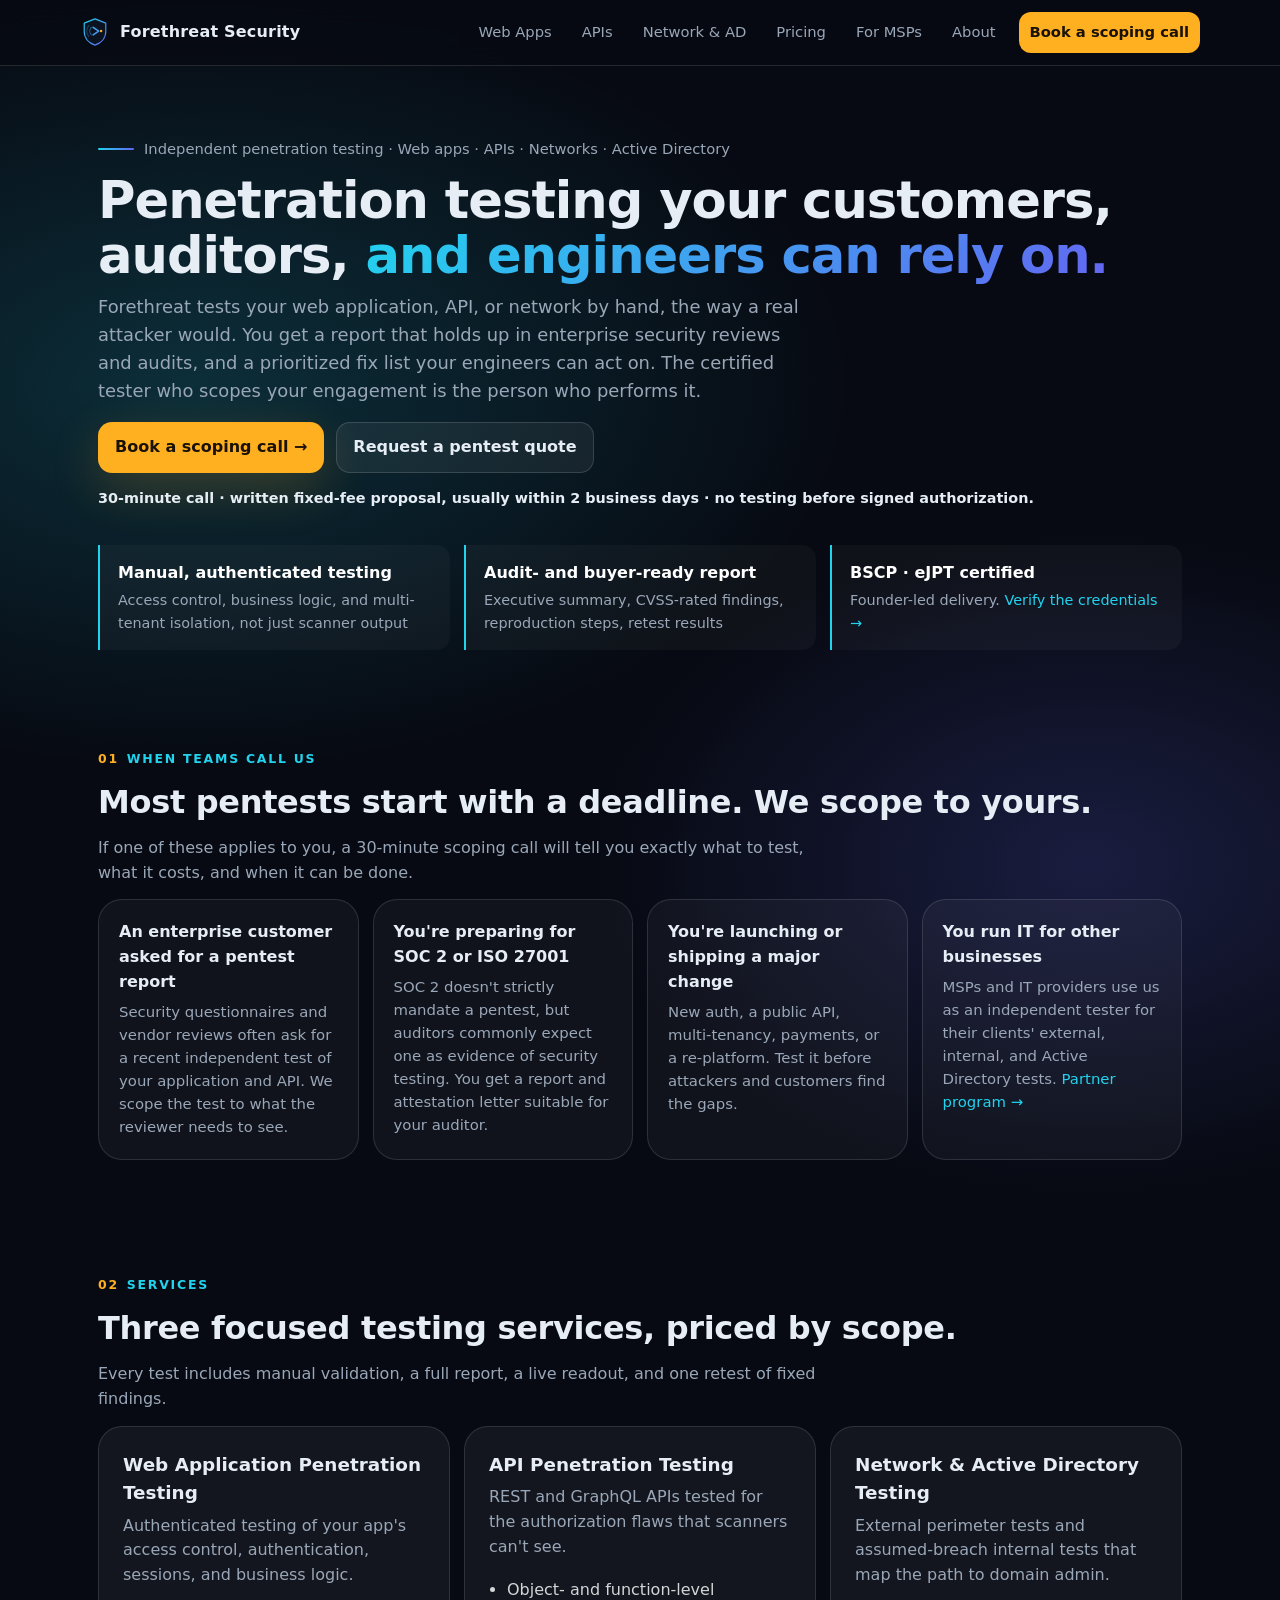
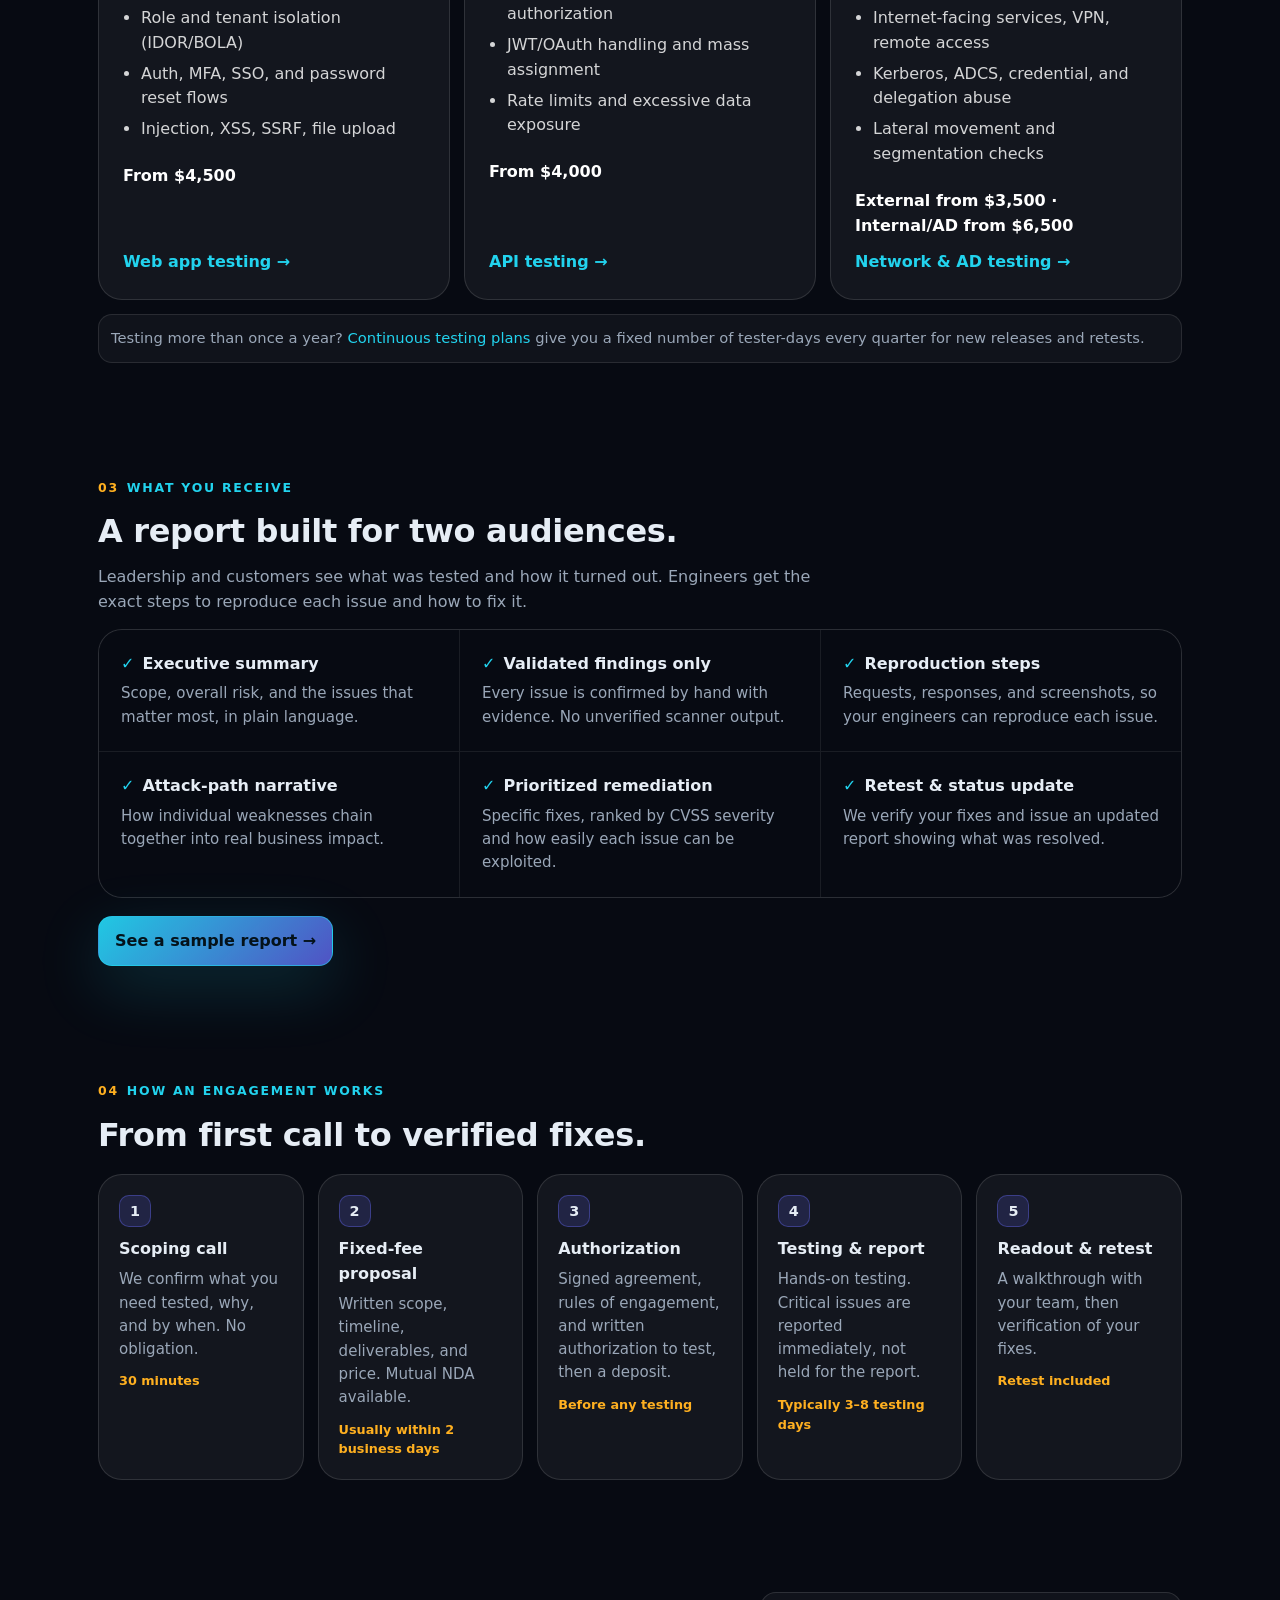
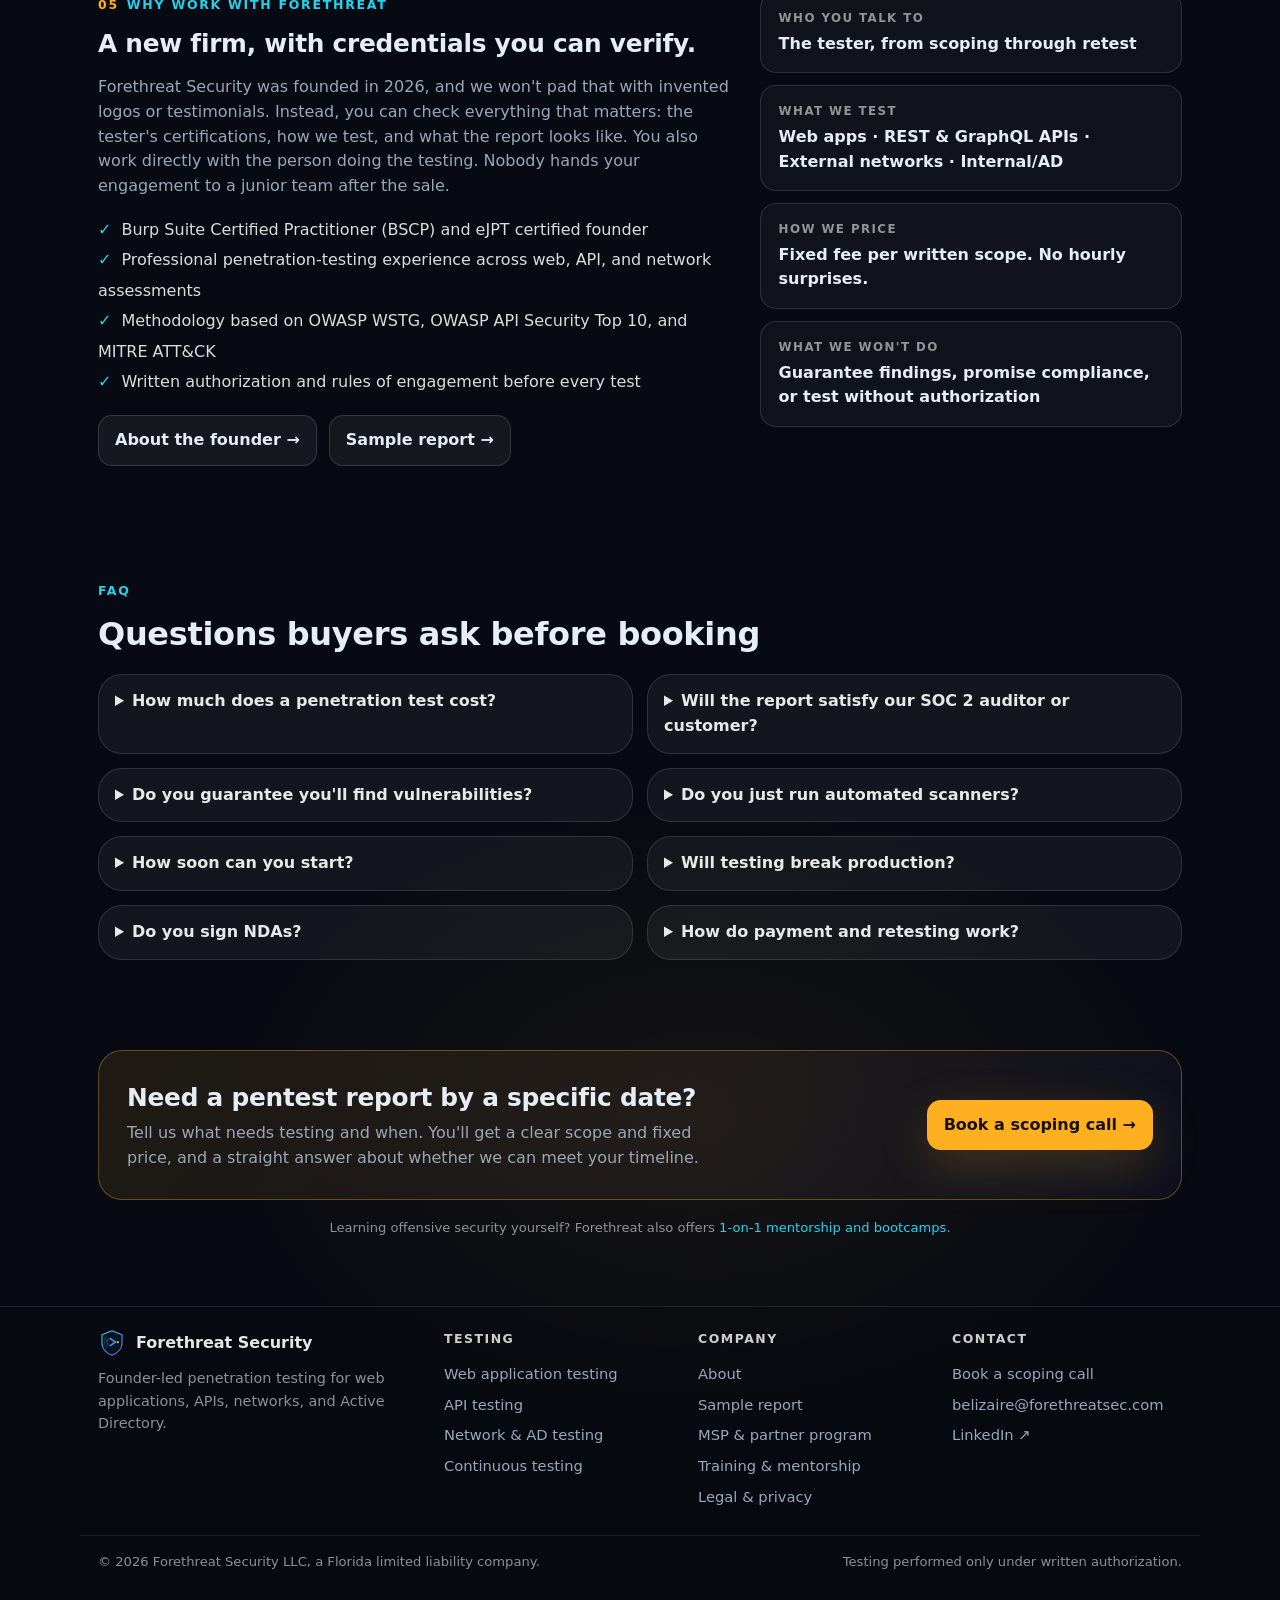
<file: index.html>
<!DOCTYPE html>
<html lang="en">
<head>
  <meta charset="UTF-8" />
  <meta name="viewport" content="width=device-width, initial-scale=1.0" />
  <meta http-equiv="Content-Security-Policy" content="default-src 'self'; script-src 'self' https://plausible.io https://static.cloudflareinsights.com https://challenges.cloudflare.com; frame-src https://challenges.cloudflare.com; connect-src 'self' https://challenges.cloudflare.com https://formspree.io https://api.web3forms.com https://plausible.io https://cloudflareinsights.com; img-src 'self' data:; style-src 'self' 'unsafe-inline'; font-src 'self'; base-uri 'self'; object-src 'none'; form-action 'self' https://formspree.io https://api.web3forms.com; upgrade-insecure-requests" />
  <meta name="referrer" content="strict-origin-when-cross-origin" />
  <title>Penetration Testing for SaaS & Growing Businesses | Forethreat Security</title>
  <meta name="description" content="Independent, hands-on penetration testing for web applications, APIs, external networks, and Active Directory. Founder-led by a BSCP-certified tester. Fixed-fee proposals after a 30-minute scoping call." />
  <meta name="robots" content="index,follow" />
  <link rel="canonical" href="https://forethreatsec.com/" />
  <meta property="og:type" content="website" />
  <meta property="og:site_name" content="Forethreat Security" />
  <meta property="og:title" content="Penetration Testing for SaaS & Growing Businesses | Forethreat Security" />
  <meta property="og:description" content="Independent, hands-on penetration testing for web applications, APIs, external networks, and Active Directory. Founder-led by a BSCP-certified tester. Fixed-fee proposals after a 30-minute scoping call." />
  <meta property="og:url" content="https://forethreatsec.com/" />
  <meta name="twitter:card" content="summary_large_image" />
  <meta property="og:image" content="https://forethreatsec.com/assets/og-image.jpg" />
  <meta property="og:image:width" content="1200" />
  <meta property="og:image:height" content="630" />
  <meta property="og:image:alt" content="Forethreat Security: penetration testing for web apps, APIs, networks, and Active Directory" />
  <meta name="twitter:image" content="https://forethreatsec.com/assets/og-image.jpg" />
  <meta name="theme-color" content="#070A12" />
  <link rel="icon" href="/assets/logo.svg" type="image/svg+xml" />
  <link rel="icon" href="/assets/favicon-32.png" type="image/png" sizes="32x32" />
  <link rel="apple-touch-icon" href="/assets/apple-touch-icon.png" />
  <link rel="stylesheet" href="/style.css" />
  <script src="/assets/site.js" defer></script>
  <script type="application/ld+json">{"@context": "https://schema.org", "@type": "ProfessionalService", "@id": "https://forethreatsec.com/#org", "name": "Forethreat Security LLC", "url": "https://forethreatsec.com/", "logo": "https://forethreatsec.com/assets/logo.svg", "email": "belizaire@forethreatsec.com", "areaServed": "US", "description": "Founder-led penetration testing for web applications, APIs, external networks, and Active Directory.", "founder": {"@type": "Person", "name": "Belizaire Bassette II", "jobTitle": "Founder & Lead Penetration Tester", "sameAs": ["https://www.linkedin.com/in/belizaireb", "https://bebasset.github.io/"]}, "sameAs": ["https://www.linkedin.com/in/belizaireb"]}</script>
</head>
<body>
<a class="skip" href="#main">Skip to content</a>
<div class="nav">
  <div class="wrap nav-inner">
    <a class="brand" href="/"><img src="/assets/logo.svg" alt="" width="30" height="30" /><span>Forethreat Security</span></a>
    <button class="nav-toggle" type="button" aria-expanded="false" aria-controls="nav-links">Menu</button>
    <nav class="nav-links" id="nav-links" aria-label="Main">
      <a href="/web-application-penetration-testing.html">Web Apps</a>
      <a href="/api-penetration-testing.html">APIs</a>
      <a href="/network-penetration-testing.html">Network &amp; AD</a>
      <a href="/pricing.html">Pricing</a>
      <a href="/partners.html">For MSPs</a>
      <a href="/about.html">About</a>
      <a class="nav-cta" href="/contact.html" data-track="CTA: Nav Scoping Call">Book a scoping call</a>
    </nav>
  </div>
</div>
<header class="hero simple">
  <div class="wrap">
    <div class="eyebrow"><div class="line"></div><div>Independent penetration testing · Web apps · APIs · Networks · Active Directory</div></div>
    <h1>Penetration testing your customers, auditors, <span>and engineers can rely on.</span></h1>
    <p class="sub">
      Forethreat tests your web application, API, or network by hand, the way a real attacker would. You get a report that holds up in
      enterprise security reviews and audits, and a prioritized fix list your engineers can act on. The certified tester who scopes your
      engagement is the person who performs it.
    </p>
    <div class="cta">
      <a class="btn signal" href="contact.html" data-track="CTA: Hero Scoping Call">Book a scoping call →</a>
      <a class="btn" href="contact.html?type=quote" data-track="CTA: Hero Quote">Request a pentest quote</a>
    </div>
    <p class="assure"><b>30-minute call · written fixed-fee proposal, usually within 2 business days · no testing before signed authorization.</b></p>

    <div class="trustbar">
      <div class="trust"><b>Manual, authenticated testing</b><span>Access control, business logic, and multi-tenant isolation, not just scanner output</span></div>
      <div class="trust"><b>Audit- and buyer-ready report</b><span>Executive summary, CVSS-rated findings, reproduction steps, retest results</span></div>
      <div class="trust"><b>BSCP · eJPT certified</b><span>Founder-led delivery. <a class="accent" href="about.html">Verify the credentials →</a></span></div>
    </div>
  </div>
</header>

<main id="main">
<!-- WHO WE HELP -->
<section class="roomy">
  <div class="wrap">
    <div class="section-head"><div>
      <div class="kicker"><span class="num">01</span>When teams call us</div>
      <h2>Most pentests start with a deadline. We scope to yours.</h2>
      <p class="lead" style="margin-top:8px;">If one of these applies to you, a 30-minute scoping call will tell you exactly what to test, what it costs, and when it can be done.</p>
    </div></div>
    <div class="triggers">
      <div class="trigger"><h3>An enterprise customer asked for a pentest report</h3><p>Security questionnaires and vendor reviews often ask for a recent independent test of your application and API. We scope the test to what the reviewer needs to see.</p></div>
      <div class="trigger"><h3>You're preparing for SOC 2 or ISO 27001</h3><p>SOC 2 doesn't strictly mandate a pentest, but auditors commonly expect one as evidence of security testing. You get a report and attestation letter suitable for your auditor.</p></div>
      <div class="trigger"><h3>You're launching or shipping a major change</h3><p>New auth, a public API, multi-tenancy, payments, or a re-platform. Test it before attackers and customers find the gaps.</p></div>
      <div class="trigger"><h3>You run IT for other businesses</h3><p>MSPs and IT providers use us as an independent tester for their clients' external, internal, and Active Directory tests. <a class="accent" href="partners.html">Partner program →</a></p></div>
    </div>
  </div>
</section>

<!-- SERVICES -->
<section id="services" class="roomy">
  <div class="wrap">
    <div class="section-head"><div>
      <div class="kicker"><span class="num">02</span>Services</div>
      <h2>Three focused testing services, priced by scope.</h2>
      <p class="lead" style="margin-top:8px;">Every test includes manual validation, a full report, a live readout, and one retest of fixed findings.</p>
    </div></div>
    <div class="grid3">
      <div class="practice">
        <h3>Web Application Penetration Testing</h3>
        <p>Authenticated testing of your app's access control, authentication, sessions, and business logic.</p>
        <ul><li>Role and tenant isolation (IDOR/BOLA)</li><li>Auth, MFA, SSO, and password reset flows</li><li>Injection, XSS, SSRF, file upload</li></ul>
        <p style="color:#fff;font-weight:700;margin:0 0 12px;">From $4,500</p>
        <a class="more" href="web-application-penetration-testing.html">Web app testing →</a>
      </div>
      <div class="practice">
        <h3>API Penetration Testing</h3>
        <p>REST and GraphQL APIs tested for the authorization flaws that scanners can't see.</p>
        <ul><li>Object- and function-level authorization</li><li>JWT/OAuth handling and mass assignment</li><li>Rate limits and excessive data exposure</li></ul>
        <p style="color:#fff;font-weight:700;margin:0 0 12px;">From $4,000</p>
        <a class="more" href="api-penetration-testing.html">API testing →</a>
      </div>
      <div class="practice">
        <h3>Network &amp; Active Directory Testing</h3>
        <p>External perimeter tests and assumed-breach internal tests that map the path to domain admin.</p>
        <ul><li>Internet-facing services, VPN, remote access</li><li>Kerberos, ADCS, credential, and delegation abuse</li><li>Lateral movement and segmentation checks</li></ul>
        <p style="color:#fff;font-weight:700;margin:0 0 12px;">External from $3,500 · Internal/AD from $6,500</p>
        <a class="more" href="network-penetration-testing.html">Network &amp; AD testing →</a>
      </div>
    </div>
    <div class="micro" style="margin-top:14px;">Testing more than once a year? <a class="accent" href="pricing.html#retainers">Continuous testing plans</a> give you a fixed number of tester-days every quarter for new releases and retests.</div>
  </div>
</section>

<!-- DELIVERABLES -->
<section id="deliverables" class="roomy">
  <div class="wrap">
    <div class="section-head"><div>
      <div class="kicker"><span class="num">03</span>What you receive</div>
      <h2>A report built for two audiences.</h2>
      <p class="lead" style="margin-top:8px;">Leadership and customers see what was tested and how it turned out. Engineers get the exact steps to reproduce each issue and how to fix it.</p>
    </div></div>
    <div class="includes">
      <div class="inc"><h3>Executive summary</h3><p>Scope, overall risk, and the issues that matter most, in plain language.</p></div>
      <div class="inc"><h3>Validated findings only</h3><p>Every issue is confirmed by hand with evidence. No unverified scanner output.</p></div>
      <div class="inc"><h3>Reproduction steps</h3><p>Requests, responses, and screenshots, so your engineers can reproduce each issue.</p></div>
      <div class="inc"><h3>Attack-path narrative</h3><p>How individual weaknesses chain together into real business impact.</p></div>
      <div class="inc"><h3>Prioritized remediation</h3><p>Specific fixes, ranked by CVSS severity and how easily each issue can be exploited.</p></div>
      <div class="inc"><h3>Retest &amp; status update</h3><p>We verify your fixes and issue an updated report showing what was resolved.</p></div>
    </div>
    <div class="cta" style="margin-top:18px;">
      <a class="btn primary" href="sample-report.html" data-track="CTA: Sample Report">See a sample report →</a>
    </div>
  </div>
</section>

<!-- PROCESS -->
<section id="process" class="roomy">
  <div class="wrap">
    <div class="section-head"><div>
      <div class="kicker"><span class="num">04</span>How an engagement works</div>
      <h2>From first call to verified fixes.</h2>
    </div></div>
    <div class="steps4 steps5">
      <div class="step4"><h3>Scoping call</h3><p>We confirm what you need tested, why, and by when. No obligation.</p><span class="when">30 minutes</span></div>
      <div class="step4"><h3>Fixed-fee proposal</h3><p>Written scope, timeline, deliverables, and price. Mutual NDA available.</p><span class="when">Usually within 2 business days</span></div>
      <div class="step4"><h3>Authorization</h3><p>Signed agreement, rules of engagement, and written authorization to test, then a deposit.</p><span class="when">Before any testing</span></div>
      <div class="step4"><h3>Testing &amp; report</h3><p>Hands-on testing. Critical issues are reported immediately, not held for the report.</p><span class="when">Typically 3–8 testing days</span></div>
      <div class="step4"><h3>Readout &amp; retest</h3><p>A walkthrough with your team, then verification of your fixes.</p><span class="when">Retest included</span></div>
    </div>
  </div>
</section>

<!-- TRUST -->
<section id="trust" class="roomy">
  <div class="wrap split">
    <div>
      <div class="kicker"><span class="num">05</span>Why work with Forethreat</div>
      <h2>A new firm, with credentials you can verify.</h2>
      <p class="lead" style="margin-top:12px;">
        Forethreat Security was founded in 2026, and we won't pad that with invented logos or testimonials. Instead, you can check
        everything that matters: the tester's certifications, how we test, and what the report looks like. You also work directly with
        the person doing the testing. Nobody hands your engagement to a junior team after the sale.
      </p>
      <ul class="tick" style="margin-top:16px;color:rgba(255,255,255,.86);line-height:1.9;">
        <li>Burp Suite Certified Practitioner (BSCP) and eJPT certified founder</li>
        <li>Professional penetration-testing experience across web, API, and network assessments</li>
        <li>Methodology based on OWASP WSTG, OWASP API Security Top 10, and MITRE ATT&amp;CK</li>
        <li>Written authorization and rules of engagement before every test</li>
      </ul>
      <div class="cta" style="margin-top:18px;"><a class="btn" href="about.html">About the founder →</a><a class="btn" href="sample-report.html">Sample report →</a></div>
    </div>
    <div class="facts">
      <div class="fact"><small>Who you talk to</small><b>The tester, from scoping through retest</b></div>
      <div class="fact"><small>What we test</small><b>Web apps · REST &amp; GraphQL APIs · External networks · Internal/AD</b></div>
      <div class="fact"><small>How we price</small><b>Fixed fee per written scope. No hourly surprises.</b></div>
      <div class="fact"><small>What we won't do</small><b>Guarantee findings, promise compliance, or test without authorization</b></div>
    </div>
  </div>
</section>

<!-- FAQ -->
<section id="faq" class="roomy">
  <div class="wrap">
    <div class="section-head"><div><div class="kicker">FAQ</div><h2>Questions buyers ask before booking</h2></div></div>
    <div class="faq">
      <details><summary>How much does a penetration test cost?</summary><p>It depends on scope. Web application tests start at $4,500, API tests at $4,000, external network tests at $3,500, and internal/Active Directory tests at $6,500. You get a fixed price in writing after the scoping call. <a class="accent" href="pricing.html">See pricing</a>.</p></details>
      <details><summary>Will the report satisfy our SOC 2 auditor or customer?</summary><p>Our reports are built for that use: scope, methodology, dates, findings, and retest status, plus an attestation letter on request. Whether a specific auditor or customer accepts a report is their decision, so tell us their requirements during scoping and we'll design the test to match.</p></details>
      <details><summary>Do you guarantee you'll find vulnerabilities?</summary><p>No, and you should be wary of anyone who does. You're paying for thorough, documented testing of the agreed scope. If we find nothing significant, the report shows exactly what was tested and how.</p></details>
      <details><summary>Do you just run automated scanners?</summary><p>No. Tools help with coverage, but the findings that matter, like broken access control, tenant isolation failures, and business logic flaws, require manual testing. Every reported issue is validated by hand.</p></details>
      <details><summary>How soon can you start?</summary><p>Usually 2–4 weeks after the agreement is signed, depending on the schedule. Tell us your deadline on the scoping call and we'll say up front whether we can meet it.</p></details>
      <details><summary>Will testing break production?</summary><p>We agree on testing windows, rate limits, and off-limits actions in the rules of engagement, and we can test a staging environment if you have one. Destructive actions are never performed without explicit approval.</p></details>
      <details><summary>Do you sign NDAs?</summary><p>Yes. A mutual NDA is available before the scoping call if you need one, and confidentiality is part of every engagement agreement.</p></details>
      <details><summary>How do payment and retesting work?</summary><p>A 50% deposit confirms your testing dates, and the balance is due when the report is delivered. You can pay by ACH, card, or PayPal. One retest of fixed findings within 60 days of the report is included.</p></details>
    </div>
  </div>
</section>

<section>
  <div class="wrap">
    <div class="ctaband">
      <div><h2>Need a pentest report by a specific date?</h2><p>Tell us what needs testing and when. You'll get a clear scope and fixed price, and a straight answer about whether we can meet your timeline.</p></div>
      <div class="cta"><a class="btn signal" href="contact.html" data-track="CTA: Footer Band Scoping Call">Book a scoping call →</a></div>
    </div>
    <p class="fineprint" style="margin-top:18px;text-align:center;">Learning offensive security yourself? Forethreat also offers <a class="accent" href="training.html">1-on-1 mentorship and bootcamps</a>.</p>
  </div>
</section>
</main>

<footer class="foot">
  <div class="wrap foot-cols">
    <div>
      <div style="display:flex; align-items:center; gap:10px; margin-bottom:10px;">
        <img src="/assets/logo.svg" alt="" width="28" height="28" />
        <div style="font-weight:700;color:rgba(255,255,255,.9);">Forethreat Security</div>
      </div>
      <div style="font-size:.9rem; max-width:34ch;">Founder-led penetration testing for web applications, APIs, networks, and Active Directory.</div>
    </div>
    <div>
      <h4>Testing</h4>
      <a href="/web-application-penetration-testing.html">Web application testing</a>
      <a href="/api-penetration-testing.html">API testing</a>
      <a href="/network-penetration-testing.html">Network &amp; AD testing</a>
      <a href="/pricing.html#retainers">Continuous testing</a>
    </div>
    <div>
      <h4>Company</h4>
      <a href="/about.html">About</a>
      <a href="/sample-report.html">Sample report</a>
      <a href="/partners.html">MSP &amp; partner program</a>
      <a href="/training.html">Training &amp; mentorship</a>
      <a href="/legal.html">Legal &amp; privacy</a>
    </div>
    <div>
      <h4>Contact</h4>
      <a href="/contact.html">Book a scoping call</a>
      <a href="mailto:belizaire@forethreatsec.com">belizaire@forethreatsec.com</a>
      <a href="https://www.linkedin.com/in/belizaireb" target="_blank" rel="noopener">LinkedIn ↗</a>
    </div>
  </div>
  <div class="wrap foot-bottom">
    <span>© <span id="yr">2026</span> Forethreat Security LLC, a Florida limited liability company.</span>
    <span>Testing performed only under written authorization.</span>
  </div>
</footer>
</body>
</html>
</file>
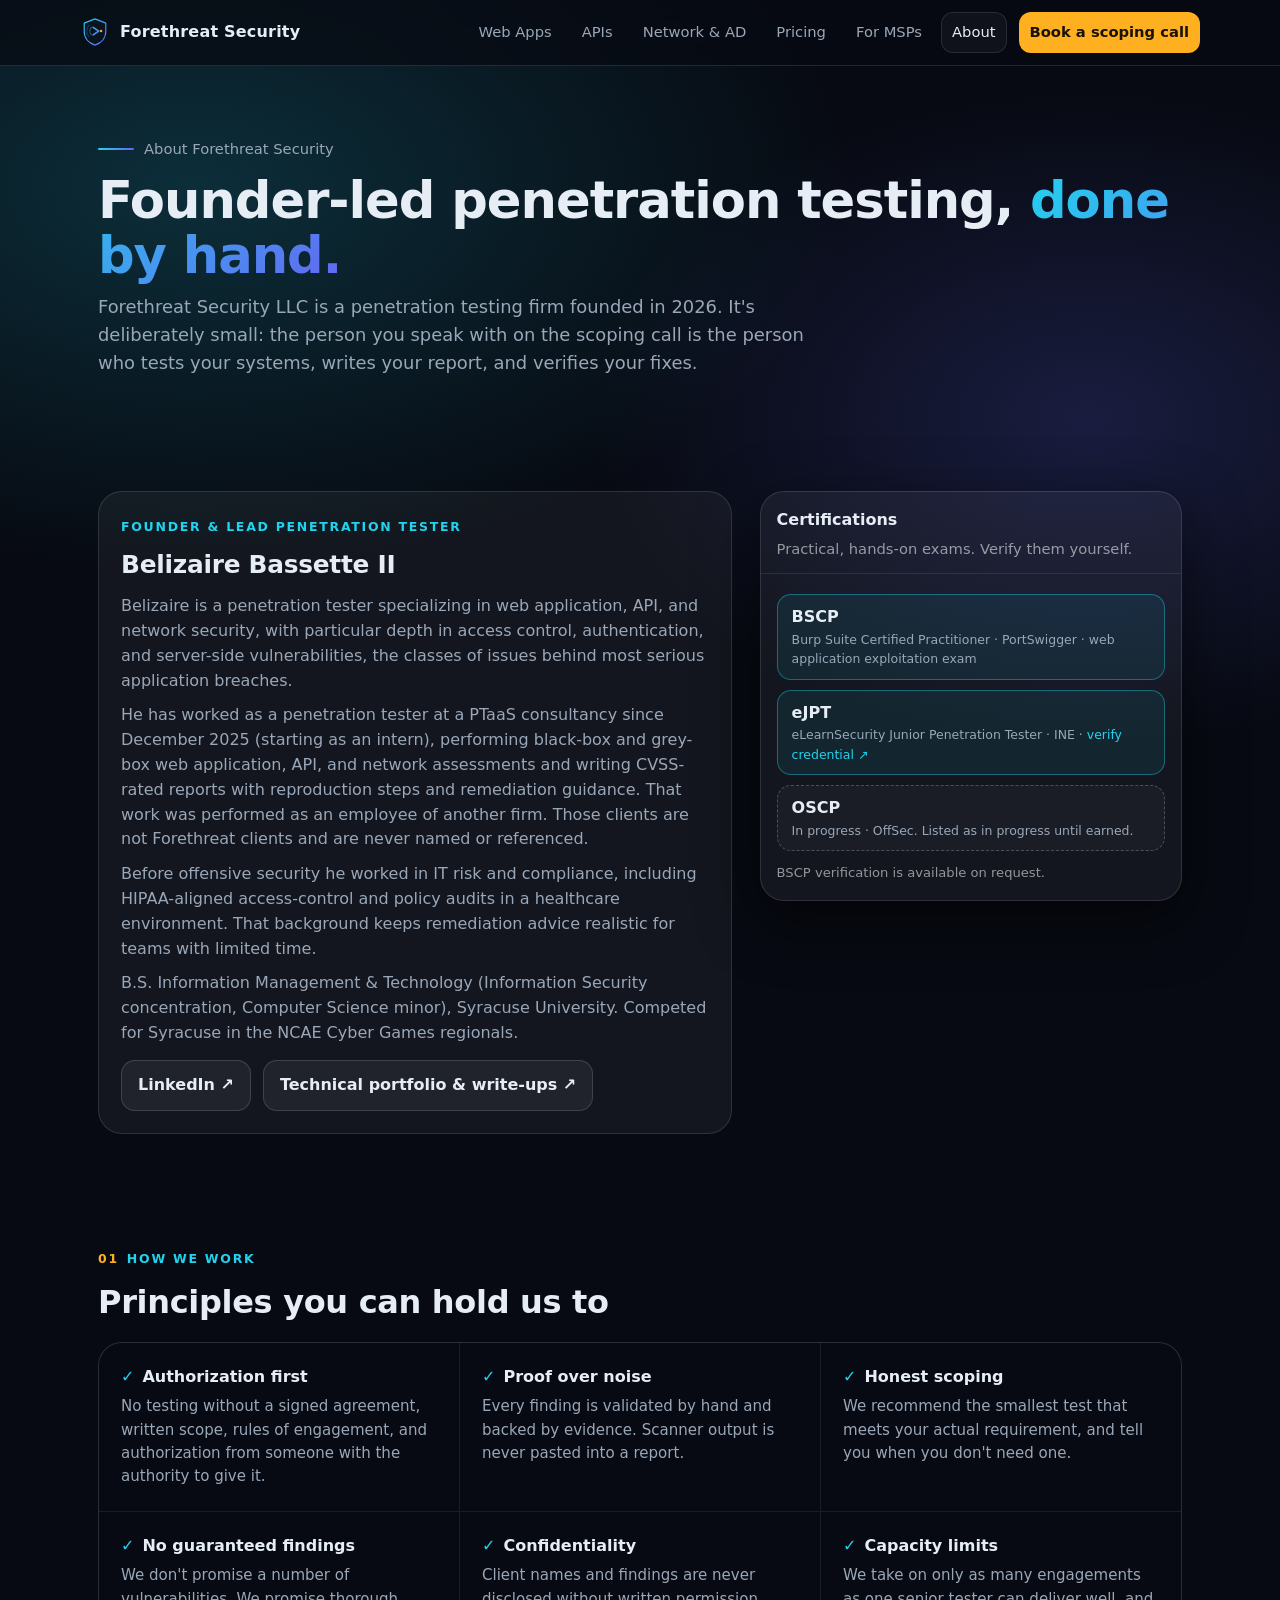
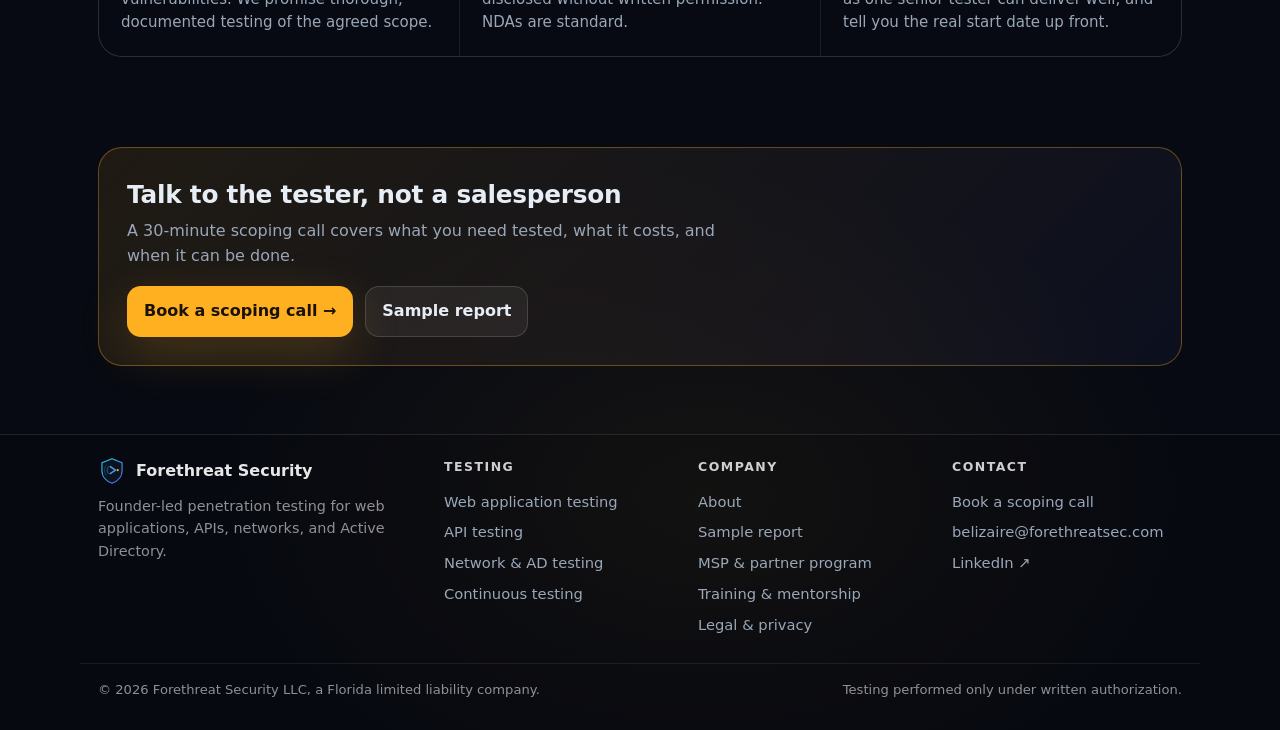
<file: about.html>
<!DOCTYPE html>
<html lang="en">
<head>
  <meta charset="UTF-8" />
  <meta name="viewport" content="width=device-width, initial-scale=1.0" />
  <meta http-equiv="Content-Security-Policy" content="default-src 'self'; script-src 'self' https://plausible.io https://static.cloudflareinsights.com https://challenges.cloudflare.com; frame-src https://challenges.cloudflare.com; connect-src 'self' https://challenges.cloudflare.com https://formspree.io https://api.web3forms.com https://plausible.io https://cloudflareinsights.com; img-src 'self' data:; style-src 'self' 'unsafe-inline'; font-src 'self'; base-uri 'self'; object-src 'none'; form-action 'self' https://formspree.io https://api.web3forms.com; upgrade-insecure-requests" />
  <meta name="referrer" content="strict-origin-when-cross-origin" />
  <title>About Forethreat Security & Founder Belizaire Bassette II</title>
  <meta name="description" content="Forethreat Security is a founder-led penetration testing firm. Meet the founder, a Burp Suite Certified Practitioner (BSCP) and eJPT-certified penetration tester, and see how we work." />
  <meta name="robots" content="index,follow" />
  <link rel="canonical" href="https://forethreatsec.com/about.html" />
  <meta property="og:type" content="website" />
  <meta property="og:site_name" content="Forethreat Security" />
  <meta property="og:title" content="About Forethreat Security & Founder Belizaire Bassette II" />
  <meta property="og:description" content="Forethreat Security is a founder-led penetration testing firm. Meet the founder, a Burp Suite Certified Practitioner (BSCP) and eJPT-certified penetration tester, and see how we work." />
  <meta property="og:url" content="https://forethreatsec.com/about.html" />
  <meta name="twitter:card" content="summary_large_image" />
  <meta property="og:image" content="https://forethreatsec.com/assets/og-image.jpg" />
  <meta property="og:image:width" content="1200" />
  <meta property="og:image:height" content="630" />
  <meta property="og:image:alt" content="Forethreat Security: penetration testing for web apps, APIs, networks, and Active Directory" />
  <meta name="twitter:image" content="https://forethreatsec.com/assets/og-image.jpg" />
  <meta name="theme-color" content="#070A12" />
  <link rel="icon" href="/assets/logo.svg" type="image/svg+xml" />
  <link rel="icon" href="/assets/favicon-32.png" type="image/png" sizes="32x32" />
  <link rel="apple-touch-icon" href="/assets/apple-touch-icon.png" />
  <link rel="stylesheet" href="/style.css" />
  <script src="/assets/site.js" defer></script>
</head>
<body>
<a class="skip" href="#main">Skip to content</a>
<div class="nav">
  <div class="wrap nav-inner">
    <a class="brand" href="/"><img src="/assets/logo.svg" alt="" width="30" height="30" /><span>Forethreat Security</span></a>
    <button class="nav-toggle" type="button" aria-expanded="false" aria-controls="nav-links">Menu</button>
    <nav class="nav-links" id="nav-links" aria-label="Main">
      <a href="/web-application-penetration-testing.html">Web Apps</a>
      <a href="/api-penetration-testing.html">APIs</a>
      <a href="/network-penetration-testing.html">Network &amp; AD</a>
      <a href="/pricing.html">Pricing</a>
      <a href="/partners.html">For MSPs</a>
      <a href="/about.html" class="active" aria-current="page">About</a>
      <a class="nav-cta" href="/contact.html" data-track="CTA: Nav Scoping Call">Book a scoping call</a>
    </nav>
  </div>
</div>
<header class="hero simple">
  <div class="wrap">
    <div class="eyebrow"><div class="line"></div><div>About Forethreat Security</div></div>
    <h1>Founder-led penetration testing, <span>done by hand.</span></h1>
    <p class="sub">Forethreat Security LLC is a penetration testing firm founded in 2026. It's deliberately small: the person you speak with on the scoping call
      is the person who tests your systems, writes your report, and verifies your fixes.</p>
  </div>
</header>

<main id="main">
<section class="roomy">
  <div class="wrap split">
    <div class="svc lg">
      <div class="kicker">Founder &amp; lead penetration tester</div>
      <h2 style="margin-bottom:10px;">Belizaire Bassette II</h2>
      <p>Belizaire is a penetration tester specializing in web application, API, and network security, with particular depth in access control,
        authentication, and server-side vulnerabilities, the classes of issues behind most serious application breaches.</p>
      <p style="margin-top:10px;">He has worked as a penetration tester at a PTaaS consultancy since December 2025 (starting as an intern), performing black-box and grey-box
        web application, API, and network assessments and writing CVSS-rated reports with reproduction steps and remediation guidance. That work was
        performed as an employee of another firm. Those clients are not Forethreat clients and are never named or referenced.</p>
      <p style="margin-top:10px;">Before offensive security he worked in IT risk and compliance, including HIPAA-aligned access-control and policy audits in a healthcare
        environment. That background keeps remediation advice realistic for teams with limited time.</p>
      <p style="margin-top:10px;">B.S. Information Management &amp; Technology (Information Security concentration, Computer Science minor), Syracuse University.
        Competed for Syracuse in the NCAE Cyber Games regionals.</p>
      <div class="cta" style="margin-top:14px;">
        <a class="btn" href="https://www.linkedin.com/in/belizaireb" target="_blank" rel="noopener">LinkedIn ↗</a>
        <a class="btn" href="https://bebasset.github.io/" target="_blank" rel="noopener">Technical portfolio &amp; write-ups ↗</a>
      </div>
    </div>
    <div class="card">
      <div class="card-top"><div><div class="card-title">Certifications</div><div class="card-sub">Practical, hands-on exams. Verify them yourself.</div></div></div>
      <div class="card-body">
        <div class="badges" style="flex-direction:column;">
          <div class="badge-cert"><b>BSCP</b><span>Burp Suite Certified Practitioner · PortSwigger · web application exploitation exam</span></div>
          <div class="badge-cert"><b>eJPT</b><span>eLearnSecurity Junior Penetration Tester · INE · <a class="accent" href="https://certs.ine.com/6b9ed039-0e47-4d69-a933-2d1978ef4fd3" target="_blank" rel="noopener">verify credential ↗</a></span></div>
          <div class="badge-cert wip"><b>OSCP</b><span>In progress · OffSec. Listed as in progress until earned.</span></div>
        </div>
        <p class="fineprint" style="margin-top:12px;">BSCP verification is available on request.</p>
      </div>
    </div>
  </div>
</section>

<section class="roomy">
  <div class="wrap">
    <div class="section-head"><div><div class="kicker"><span class="num">01</span>How we work</div><h2>Principles you can hold us to</h2></div></div>
    <div class="includes">
      <div class="inc"><h3>Authorization first</h3><p>No testing without a signed agreement, written scope, rules of engagement, and authorization from someone with the authority to give it.</p></div>
      <div class="inc"><h3>Proof over noise</h3><p>Every finding is validated by hand and backed by evidence. Scanner output is never pasted into a report.</p></div>
      <div class="inc"><h3>Honest scoping</h3><p>We recommend the smallest test that meets your actual requirement, and tell you when you don't need one.</p></div>
      <div class="inc"><h3>No guaranteed findings</h3><p>We don't promise a number of vulnerabilities. We promise thorough, documented testing of the agreed scope.</p></div>
      <div class="inc"><h3>Confidentiality</h3><p>Client names and findings are never disclosed without written permission. NDAs are standard.</p></div>
      <div class="inc"><h3>Capacity limits</h3><p>We take on only as many engagements as one senior tester can deliver well, and tell you the real start date up front.</p></div>
    </div>
  </div>
</section>

<section>
  <div class="wrap">
    <div class="ctaband">
      <div><h2>Talk to the tester, not a salesperson</h2><p>A 30-minute scoping call covers what you need tested, what it costs, and when it can be done.</p></div>
      <div class="cta"><a class="btn signal" href="contact.html" data-track="CTA: About Scoping Call">Book a scoping call →</a><a class="btn" href="sample-report.html">Sample report</a></div>
    </div>
  </div>
</section>
</main>

<footer class="foot">
  <div class="wrap foot-cols">
    <div>
      <div style="display:flex; align-items:center; gap:10px; margin-bottom:10px;">
        <img src="/assets/logo.svg" alt="" width="28" height="28" />
        <div style="font-weight:700;color:rgba(255,255,255,.9);">Forethreat Security</div>
      </div>
      <div style="font-size:.9rem; max-width:34ch;">Founder-led penetration testing for web applications, APIs, networks, and Active Directory.</div>
    </div>
    <div>
      <h4>Testing</h4>
      <a href="/web-application-penetration-testing.html">Web application testing</a>
      <a href="/api-penetration-testing.html">API testing</a>
      <a href="/network-penetration-testing.html">Network &amp; AD testing</a>
      <a href="/pricing.html#retainers">Continuous testing</a>
    </div>
    <div>
      <h4>Company</h4>
      <a href="/about.html">About</a>
      <a href="/sample-report.html">Sample report</a>
      <a href="/partners.html">MSP &amp; partner program</a>
      <a href="/training.html">Training &amp; mentorship</a>
      <a href="/legal.html">Legal &amp; privacy</a>
    </div>
    <div>
      <h4>Contact</h4>
      <a href="/contact.html">Book a scoping call</a>
      <a href="mailto:belizaire@forethreatsec.com">belizaire@forethreatsec.com</a>
      <a href="https://www.linkedin.com/in/belizaireb" target="_blank" rel="noopener">LinkedIn ↗</a>
    </div>
  </div>
  <div class="wrap foot-bottom">
    <span>© <span id="yr">2026</span> Forethreat Security LLC, a Florida limited liability company.</span>
    <span>Testing performed only under written authorization.</span>
  </div>
</footer>
</body>
</html>
</file>
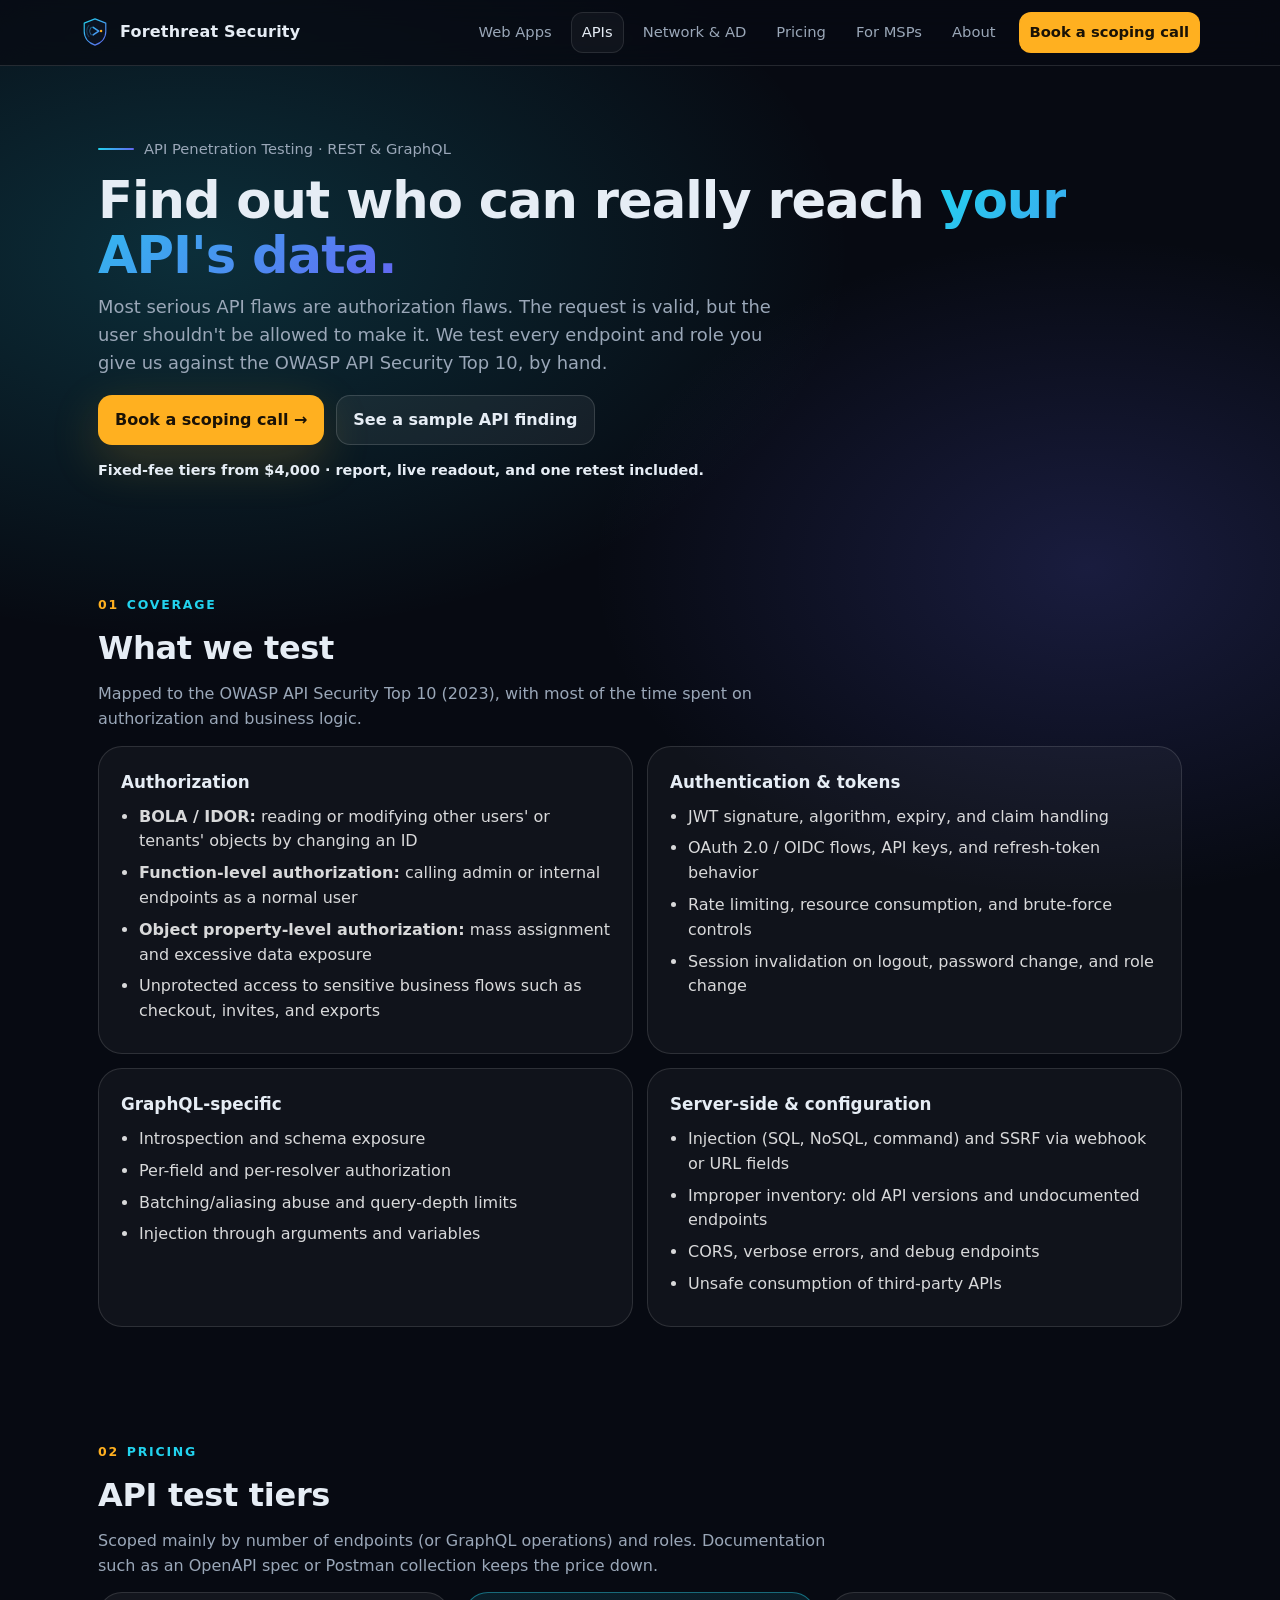
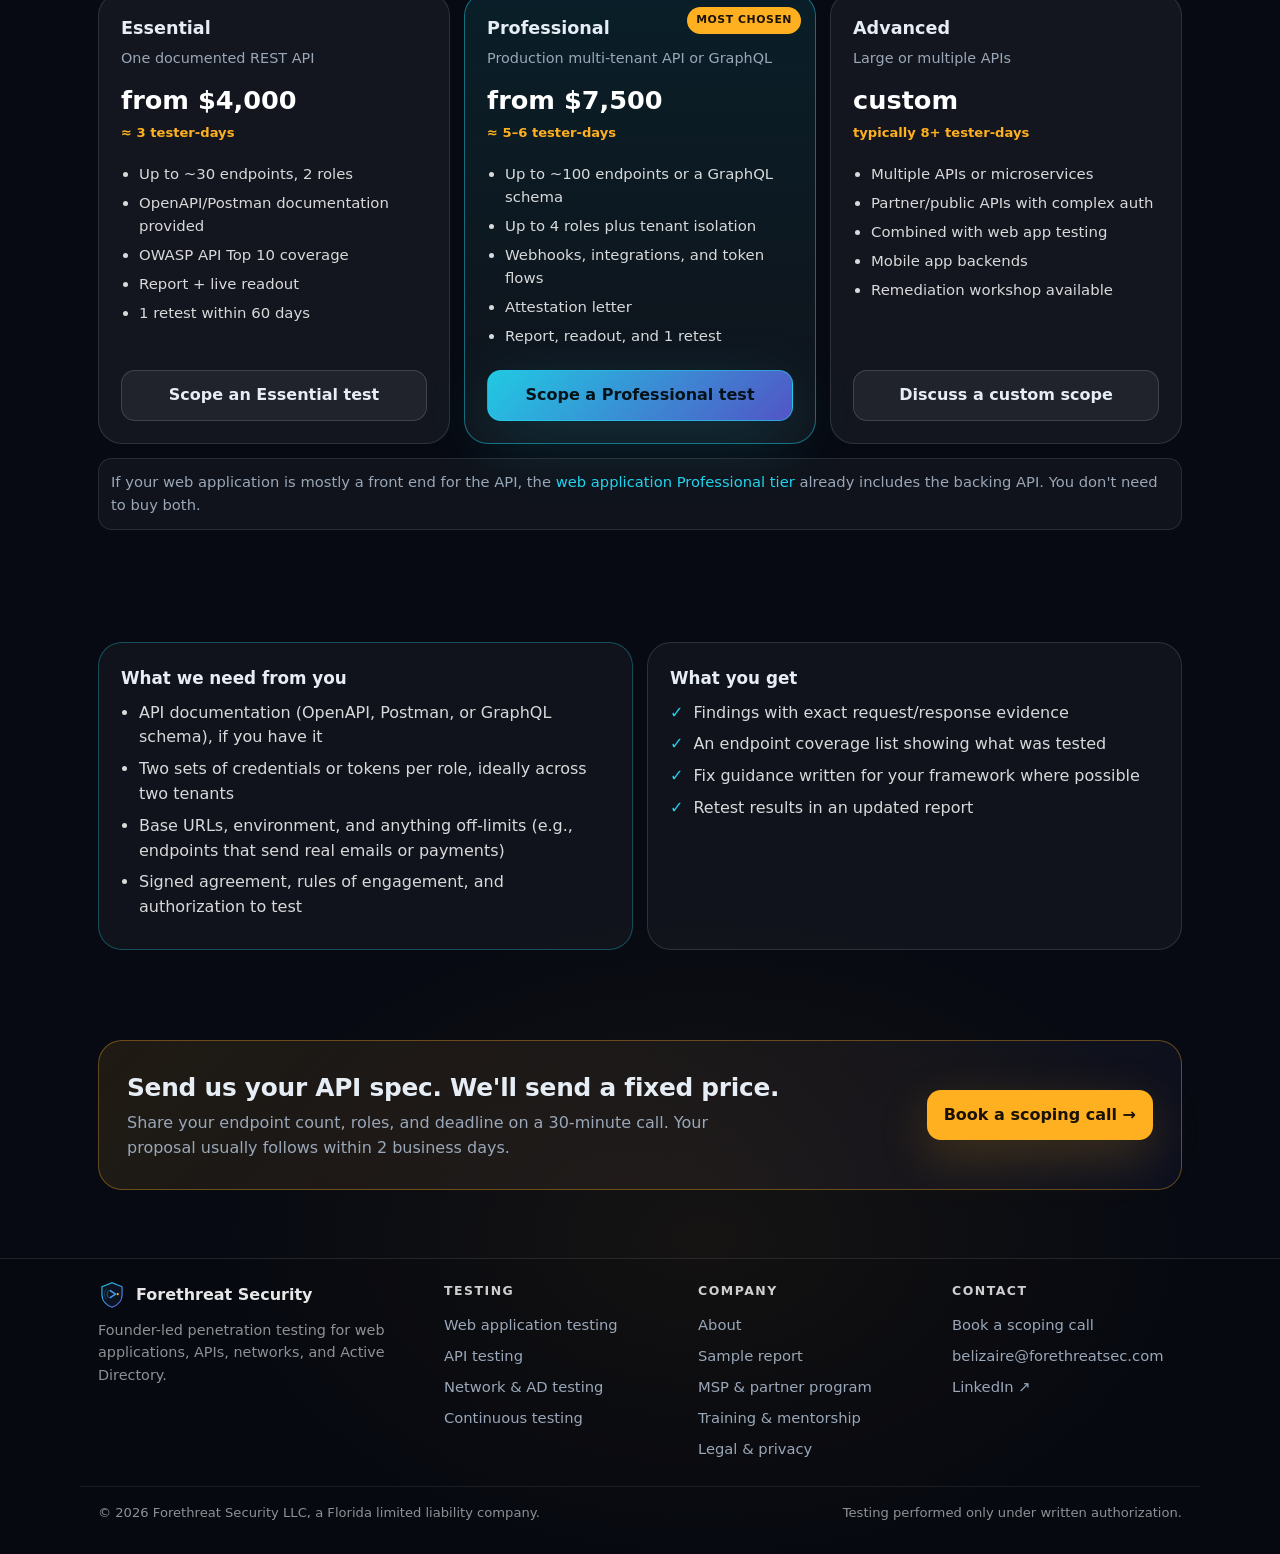
<file: api-penetration-testing.html>
<!DOCTYPE html>
<html lang="en">
<head>
  <meta charset="UTF-8" />
  <meta name="viewport" content="width=device-width, initial-scale=1.0" />
  <meta http-equiv="Content-Security-Policy" content="default-src 'self'; script-src 'self' https://plausible.io https://static.cloudflareinsights.com https://challenges.cloudflare.com; frame-src https://challenges.cloudflare.com; connect-src 'self' https://challenges.cloudflare.com https://formspree.io https://api.web3forms.com https://plausible.io https://cloudflareinsights.com; img-src 'self' data:; style-src 'self' 'unsafe-inline'; font-src 'self'; base-uri 'self'; object-src 'none'; form-action 'self' https://formspree.io https://api.web3forms.com; upgrade-insecure-requests" />
  <meta name="referrer" content="strict-origin-when-cross-origin" />
  <title>API Penetration Testing Company: REST & GraphQL | Forethreat Security</title>
  <meta name="description" content="Manual REST and GraphQL API penetration testing focused on broken object-level authorization (BOLA), authentication, mass assignment, and data exposure. Fixed-fee tiers from $4,000." />
  <meta name="robots" content="index,follow" />
  <link rel="canonical" href="https://forethreatsec.com/api-penetration-testing.html" />
  <meta property="og:type" content="website" />
  <meta property="og:site_name" content="Forethreat Security" />
  <meta property="og:title" content="API Penetration Testing Company: REST & GraphQL | Forethreat Security" />
  <meta property="og:description" content="Manual REST and GraphQL API penetration testing focused on broken object-level authorization (BOLA), authentication, mass assignment, and data exposure. Fixed-fee tiers from $4,000." />
  <meta property="og:url" content="https://forethreatsec.com/api-penetration-testing.html" />
  <meta name="twitter:card" content="summary_large_image" />
  <meta property="og:image" content="https://forethreatsec.com/assets/og-image.jpg" />
  <meta property="og:image:width" content="1200" />
  <meta property="og:image:height" content="630" />
  <meta property="og:image:alt" content="Forethreat Security: penetration testing for web apps, APIs, networks, and Active Directory" />
  <meta name="twitter:image" content="https://forethreatsec.com/assets/og-image.jpg" />
  <meta name="theme-color" content="#070A12" />
  <link rel="icon" href="/assets/logo.svg" type="image/svg+xml" />
  <link rel="icon" href="/assets/favicon-32.png" type="image/png" sizes="32x32" />
  <link rel="apple-touch-icon" href="/assets/apple-touch-icon.png" />
  <link rel="stylesheet" href="/style.css" />
  <script src="/assets/site.js" defer></script>
  <script type="application/ld+json">{"@context": "https://schema.org", "@type": "Service", "name": "API Penetration Testing", "serviceType": "Penetration testing", "provider": {"@id": "https://forethreatsec.com/#org"}, "areaServed": "US", "url": "https://forethreatsec.com/api-penetration-testing.html"}</script>
</head>
<body>
<a class="skip" href="#main">Skip to content</a>
<div class="nav">
  <div class="wrap nav-inner">
    <a class="brand" href="/"><img src="/assets/logo.svg" alt="" width="30" height="30" /><span>Forethreat Security</span></a>
    <button class="nav-toggle" type="button" aria-expanded="false" aria-controls="nav-links">Menu</button>
    <nav class="nav-links" id="nav-links" aria-label="Main">
      <a href="/web-application-penetration-testing.html">Web Apps</a>
      <a href="/api-penetration-testing.html" class="active" aria-current="page">APIs</a>
      <a href="/network-penetration-testing.html">Network &amp; AD</a>
      <a href="/pricing.html">Pricing</a>
      <a href="/partners.html">For MSPs</a>
      <a href="/about.html">About</a>
      <a class="nav-cta" href="/contact.html" data-track="CTA: Nav Scoping Call">Book a scoping call</a>
    </nav>
  </div>
</div>
<header class="hero simple">
  <div class="wrap">
    <div class="eyebrow"><div class="line"></div><div>API Penetration Testing · REST &amp; GraphQL</div></div>
    <h1>Find out who can really reach <span>your API's data.</span></h1>
    <p class="sub">Most serious API flaws are authorization flaws. The request is valid, but the user shouldn't be allowed to make it.
      We test every endpoint and role you give us against the OWASP API Security Top 10, by hand.</p>
    <div class="cta">
      <a class="btn signal" href="contact.html?service=api" data-track="CTA: API Scoping Call">Book a scoping call →</a>
      <a class="btn" href="sample-report.html">See a sample API finding</a>
    </div>
    <p class="assure"><b>Fixed-fee tiers from $4,000 · report, live readout, and one retest included.</b></p>
  </div>
</header>

<main id="main">
<section class="roomy">
  <div class="wrap">
    <div class="section-head"><div><div class="kicker"><span class="num">01</span>Coverage</div><h2>What we test</h2>
      <p class="lead" style="margin-top:8px;">Mapped to the OWASP API Security Top 10 (2023), with most of the time spent on authorization and business logic.</p></div></div>
    <div class="cols2">
      <div class="box"><h3>Authorization</h3><ul>
        <li><b>BOLA / IDOR:</b> reading or modifying other users' or tenants' objects by changing an ID</li>
        <li><b>Function-level authorization:</b> calling admin or internal endpoints as a normal user</li>
        <li><b>Object property-level authorization:</b> mass assignment and excessive data exposure</li>
        <li>Unprotected access to sensitive business flows such as checkout, invites, and exports</li></ul></div>
      <div class="box"><h3>Authentication &amp; tokens</h3><ul>
        <li>JWT signature, algorithm, expiry, and claim handling</li>
        <li>OAuth 2.0 / OIDC flows, API keys, and refresh-token behavior</li>
        <li>Rate limiting, resource consumption, and brute-force controls</li>
        <li>Session invalidation on logout, password change, and role change</li></ul></div>
      <div class="box"><h3>GraphQL-specific</h3><ul>
        <li>Introspection and schema exposure</li>
        <li>Per-field and per-resolver authorization</li>
        <li>Batching/aliasing abuse and query-depth limits</li>
        <li>Injection through arguments and variables</li></ul></div>
      <div class="box"><h3>Server-side &amp; configuration</h3><ul>
        <li>Injection (SQL, NoSQL, command) and SSRF via webhook or URL fields</li>
        <li>Improper inventory: old API versions and undocumented endpoints</li>
        <li>CORS, verbose errors, and debug endpoints</li>
        <li>Unsafe consumption of third-party APIs</li></ul></div>
    </div>
  </div>
</section>

<section class="roomy">
  <div class="wrap">
    <div class="section-head"><div><div class="kicker"><span class="num">02</span>Pricing</div><h2>API test tiers</h2>
      <p class="lead" style="margin-top:8px;">Scoped mainly by number of endpoints (or GraphQL operations) and roles. Documentation such as an OpenAPI spec or Postman collection keeps the price down.</p></div></div>
    <div class="tiers">
      <div class="tier">
        <h3>Essential</h3><p class="for">One documented REST API</p>
        <p class="amt">from $4,000</p><p class="effort">≈ 3 tester-days</p>
        <ul><li>Up to ~30 endpoints, 2 roles</li><li>OpenAPI/Postman documentation provided</li><li>OWASP API Top 10 coverage</li><li>Report + live readout</li><li>1 retest within 60 days</li></ul>
        <a class="btn" href="contact.html?service=api" data-track="CTA: API Essential">Scope an Essential test</a>
      </div>
      <div class="tier pop"><span class="badge">MOST CHOSEN</span>
        <h3>Professional</h3><p class="for">Production multi-tenant API or GraphQL</p>
        <p class="amt">from $7,500</p><p class="effort">≈ 5–6 tester-days</p>
        <ul><li>Up to ~100 endpoints or a GraphQL schema</li><li>Up to 4 roles plus tenant isolation</li><li>Webhooks, integrations, and token flows</li><li>Attestation letter</li><li>Report, readout, and 1 retest</li></ul>
        <a class="btn primary" href="contact.html?service=api" data-track="CTA: API Professional">Scope a Professional test</a>
      </div>
      <div class="tier">
        <h3>Advanced</h3><p class="for">Large or multiple APIs</p>
        <p class="amt">custom</p><p class="effort">typically 8+ tester-days</p>
        <ul><li>Multiple APIs or microservices</li><li>Partner/public APIs with complex auth</li><li>Combined with web app testing</li><li>Mobile app backends</li><li>Remediation workshop available</li></ul>
        <a class="btn" href="contact.html?service=api" data-track="CTA: API Advanced">Discuss a custom scope</a>
      </div>
    </div>
    <div class="micro" style="margin-top:14px;">If your web application is mostly a front end for the API, the <a class="accent" href="web-application-penetration-testing.html">web application Professional tier</a> already includes the backing API. You don't need to buy both.</div>
  </div>
</section>

<section class="roomy">
  <div class="wrap cols2">
    <div class="box note"><h3>What we need from you</h3><ul>
      <li>API documentation (OpenAPI, Postman, or GraphQL schema), if you have it</li>
      <li>Two sets of credentials or tokens per role, ideally across two tenants</li>
      <li>Base URLs, environment, and anything off-limits (e.g., endpoints that send real emails or payments)</li>
      <li>Signed agreement, rules of engagement, and authorization to test</li></ul></div>
    <div class="box"><h3>What you get</h3><ul class="tick">
      <li>Findings with exact request/response evidence</li>
      <li>An endpoint coverage list showing what was tested</li>
      <li>Fix guidance written for your framework where possible</li>
      <li>Retest results in an updated report</li></ul></div>
  </div>
</section>

<section>
  <div class="wrap">
    <div class="ctaband">
      <div><h2>Send us your API spec. We'll send a fixed price.</h2><p>Share your endpoint count, roles, and deadline on a 30-minute call. Your proposal usually follows within 2 business days.</p></div>
      <div class="cta"><a class="btn signal" href="contact.html?service=api" data-track="CTA: API Band">Book a scoping call →</a></div>
    </div>
  </div>
</section>
</main>

<footer class="foot">
  <div class="wrap foot-cols">
    <div>
      <div style="display:flex; align-items:center; gap:10px; margin-bottom:10px;">
        <img src="/assets/logo.svg" alt="" width="28" height="28" />
        <div style="font-weight:700;color:rgba(255,255,255,.9);">Forethreat Security</div>
      </div>
      <div style="font-size:.9rem; max-width:34ch;">Founder-led penetration testing for web applications, APIs, networks, and Active Directory.</div>
    </div>
    <div>
      <h4>Testing</h4>
      <a href="/web-application-penetration-testing.html">Web application testing</a>
      <a href="/api-penetration-testing.html">API testing</a>
      <a href="/network-penetration-testing.html">Network &amp; AD testing</a>
      <a href="/pricing.html#retainers">Continuous testing</a>
    </div>
    <div>
      <h4>Company</h4>
      <a href="/about.html">About</a>
      <a href="/sample-report.html">Sample report</a>
      <a href="/partners.html">MSP &amp; partner program</a>
      <a href="/training.html">Training &amp; mentorship</a>
      <a href="/legal.html">Legal &amp; privacy</a>
    </div>
    <div>
      <h4>Contact</h4>
      <a href="/contact.html">Book a scoping call</a>
      <a href="mailto:belizaire@forethreatsec.com">belizaire@forethreatsec.com</a>
      <a href="https://www.linkedin.com/in/belizaireb" target="_blank" rel="noopener">LinkedIn ↗</a>
    </div>
  </div>
  <div class="wrap foot-bottom">
    <span>© <span id="yr">2026</span> Forethreat Security LLC, a Florida limited liability company.</span>
    <span>Testing performed only under written authorization.</span>
  </div>
</footer>
</body>
</html>
</file>
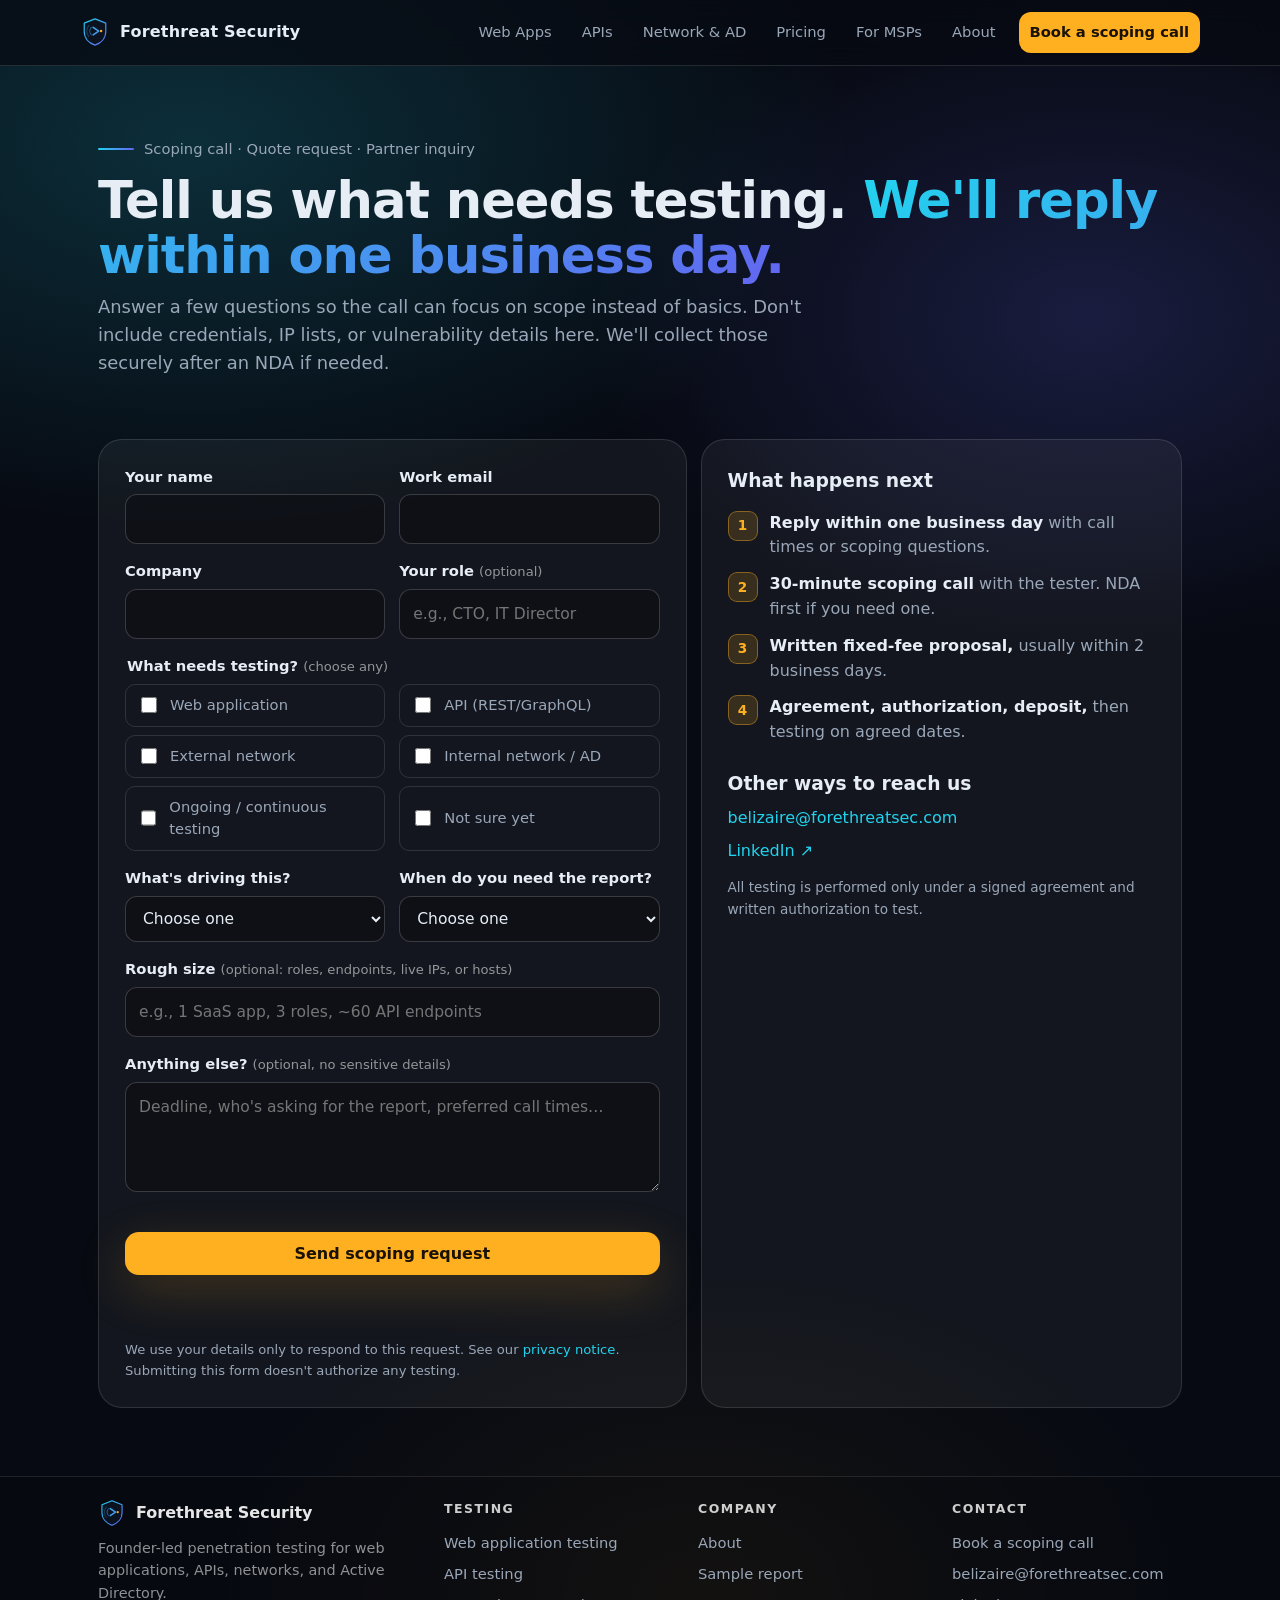
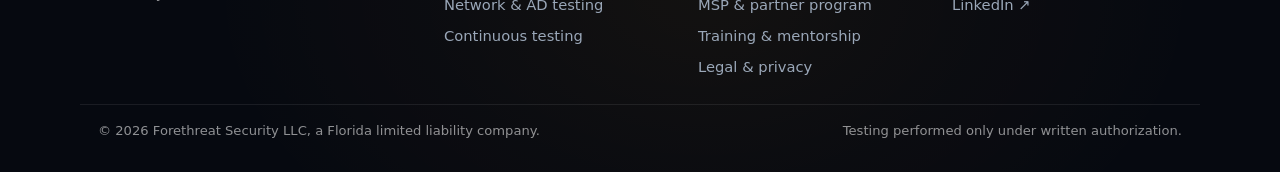
<file: contact.html>
<!DOCTYPE html>
<html lang="en">
<head>
  <meta charset="UTF-8" />
  <meta name="viewport" content="width=device-width, initial-scale=1.0" />
  <meta http-equiv="Content-Security-Policy" content="default-src 'self'; script-src 'self' https://plausible.io https://static.cloudflareinsights.com https://challenges.cloudflare.com; frame-src https://challenges.cloudflare.com; connect-src 'self' https://challenges.cloudflare.com https://formspree.io https://api.web3forms.com https://plausible.io https://cloudflareinsights.com; img-src 'self' data:; style-src 'self' 'unsafe-inline'; font-src 'self'; base-uri 'self'; object-src 'none'; form-action 'self' https://formspree.io https://api.web3forms.com; upgrade-insecure-requests" />
  <meta name="referrer" content="strict-origin-when-cross-origin" />
  <title>Book a Pentest Scoping Call or Request a Quote | Forethreat Security</title>
  <meta name="description" content="Tell us what needs testing and when. Get a 30-minute scoping call with the tester and a written fixed-fee penetration testing proposal, usually within 2 business days." />
  <meta name="robots" content="index,follow" />
  <link rel="canonical" href="https://forethreatsec.com/contact.html" />
  <meta property="og:type" content="website" />
  <meta property="og:site_name" content="Forethreat Security" />
  <meta property="og:title" content="Book a Pentest Scoping Call or Request a Quote | Forethreat Security" />
  <meta property="og:description" content="Tell us what needs testing and when. Get a 30-minute scoping call with the tester and a written fixed-fee penetration testing proposal, usually within 2 business days." />
  <meta property="og:url" content="https://forethreatsec.com/contact.html" />
  <meta name="twitter:card" content="summary_large_image" />
  <meta property="og:image" content="https://forethreatsec.com/assets/og-image.jpg" />
  <meta property="og:image:width" content="1200" />
  <meta property="og:image:height" content="630" />
  <meta property="og:image:alt" content="Forethreat Security: penetration testing for web apps, APIs, networks, and Active Directory" />
  <meta name="twitter:image" content="https://forethreatsec.com/assets/og-image.jpg" />
  <meta name="theme-color" content="#070A12" />
  <link rel="icon" href="/assets/logo.svg" type="image/svg+xml" />
  <link rel="icon" href="/assets/favicon-32.png" type="image/png" sizes="32x32" />
  <link rel="apple-touch-icon" href="/assets/apple-touch-icon.png" />
  <link rel="stylesheet" href="/style.css" />
  <script src="/assets/site.js" defer></script>
</head>
<body>
<a class="skip" href="#main">Skip to content</a>
<div class="nav">
  <div class="wrap nav-inner">
    <a class="brand" href="/"><img src="/assets/logo.svg" alt="" width="30" height="30" /><span>Forethreat Security</span></a>
    <button class="nav-toggle" type="button" aria-expanded="false" aria-controls="nav-links">Menu</button>
    <nav class="nav-links" id="nav-links" aria-label="Main">
      <a href="/web-application-penetration-testing.html">Web Apps</a>
      <a href="/api-penetration-testing.html">APIs</a>
      <a href="/network-penetration-testing.html">Network &amp; AD</a>
      <a href="/pricing.html">Pricing</a>
      <a href="/partners.html">For MSPs</a>
      <a href="/about.html">About</a>
      <a class="nav-cta" href="/contact.html" data-track="CTA: Nav Scoping Call">Book a scoping call</a>
    </nav>
  </div>
</div>
<header class="hero simple" style="padding-bottom:10px;">
  <div class="wrap">
    <div class="eyebrow"><div class="line"></div><div>Scoping call · Quote request · Partner inquiry</div></div>
    <h1>Tell us what needs testing. <span>We'll reply within one business day.</span></h1>
    <p class="sub">Answer a few questions so the call can focus on scope instead of basics. Don't include credentials, IP lists, or vulnerability details here.
      We'll collect those securely after an NDA if needed.</p>
  </div>
</header>

<main id="main">
<section>
  <div class="wrap contact">
    <div class="contact-box" style="padding:26px;">
      <form id="lead-form" class="form" novalidate>
        <div class="row">
          <div><label for="f-name">Your name</label><input id="f-name" name="name" type="text" autocomplete="name" required maxlength="100" /></div>
          <div><label for="f-email">Work email</label><input id="f-email" name="email" type="email" autocomplete="email" required maxlength="150" /></div>
        </div>
        <div class="row">
          <div><label for="f-company">Company</label><input id="f-company" name="company" type="text" autocomplete="organization" required maxlength="120" /></div>
          <div><label for="f-role">Your role <span class="hint">(optional)</span></label><input id="f-role" name="role" type="text" autocomplete="organization-title" maxlength="100" placeholder="e.g., CTO, IT Director" /></div>
        </div>
        <fieldset>
          <legend>What needs testing? <span class="hint">(choose any)</span></legend>
          <div class="checks-grid">
            <label><input type="checkbox" name="services" value="web" /> Web application</label>
            <label><input type="checkbox" name="services" value="api" /> API (REST/GraphQL)</label>
            <label><input type="checkbox" name="services" value="external" /> External network</label>
            <label><input type="checkbox" name="services" value="internal" /> Internal network / AD</label>
            <label><input type="checkbox" name="services" value="retainer" /> Ongoing / continuous testing</label>
            <label><input type="checkbox" name="services" value="unsure" /> Not sure yet</label>
          </div>
        </fieldset>
        <div class="row">
          <div><label for="f-driver">What's driving this?</label>
            <select id="f-driver" name="driver" required>
              <option value="">Choose one</option>
              <option>Customer / vendor security review</option>
              <option>SOC 2 or ISO 27001</option>
              <option>PCI DSS, FTC Safeguards, or other regulation</option>
              <option>Cyber-insurance requirement</option>
              <option>Product launch or major change</option>
              <option>Proactive / periodic testing</option>
              <option value="partner">I'm an MSP / agency asking for a client</option>
              <option>Other</option>
            </select></div>
          <div><label for="f-timeline">When do you need the report?</label>
            <select id="f-timeline" name="timeline" required>
              <option value="">Choose one</option>
              <option>Within 30 days</option>
              <option>1–3 months</option>
              <option>3–6 months</option>
              <option>Just researching</option>
            </select></div>
        </div>
        <div><label for="f-size">Rough size <span class="hint">(optional: roles, endpoints, live IPs, or hosts)</span></label>
          <input id="f-size" name="size" type="text" maxlength="200" placeholder="e.g., 1 SaaS app, 3 roles, ~60 API endpoints" /></div>
        <div><label for="f-msg">Anything else? <span class="hint">(optional, no sensitive details)</span></label>
          <textarea id="f-msg" name="message" maxlength="2000" placeholder="Deadline, who's asking for the report, preferred call times…"></textarea></div>
        <div class="hp" aria-hidden="true"><label for="f-gotcha">Leave this field empty</label><input id="f-gotcha" name="_gotcha" type="text" tabindex="-1" autocomplete="off" /></div>
        <div id="captcha" hidden></div>
        <button class="btn signal" type="submit">Send scoping request</button>
        <p id="form-status" class="form-status" role="status" aria-live="polite"></p>
        <p class="fineprint">We use your details only to respond to this request. See our <a class="accent" href="legal.html#privacy">privacy notice</a>. Submitting this form doesn't authorize any testing.</p>
      </form>
      <div id="form-done" hidden>
        <h2 style="margin:0 0 8px;">Thanks, your request is in.</h2>
        <p>You'll hear back within one business day with available call times or a few scoping questions. If your deadline is very close, say so in a reply to that email.</p>
      </div>
    </div>
    <div class="contact-box" style="padding:26px;">
      <h3 style="margin:0 0 6px;">What happens next</h3>
      <ol class="call-steps">
        <li><span><b>Reply within one business day</b> with call times or scoping questions.</span></li>
        <li><span><b>30-minute scoping call</b> with the tester. NDA first if you need one.</span></li>
        <li><span><b>Written fixed-fee proposal,</b> usually within 2 business days.</span></li>
        <li><span><b>Agreement, authorization, deposit,</b> then testing on agreed dates.</span></li>
      </ol>
      <a class="btn primary" style="margin-top:18px;justify-content:center;width:100%;" data-schedule hidden data-track="CTA: Schedule Direct">Prefer to pick a time? Book directly ↗</a>
      <h3 style="margin:24px 0 6px;">Other ways to reach us</h3>
      <p><a class="accent" href="mailto:belizaire@forethreatsec.com">belizaire@forethreatsec.com</a></p>
      <p><a class="accent" href="https://www.linkedin.com/in/belizaireb" target="_blank" rel="noopener">LinkedIn ↗</a></p>
      <p style="margin-top:14px;font-size:.85rem;">All testing is performed only under a signed agreement and written authorization to test.</p>
    </div>
  </div>
</section>
</main>

<footer class="foot">
  <div class="wrap foot-cols">
    <div>
      <div style="display:flex; align-items:center; gap:10px; margin-bottom:10px;">
        <img src="/assets/logo.svg" alt="" width="28" height="28" />
        <div style="font-weight:700;color:rgba(255,255,255,.9);">Forethreat Security</div>
      </div>
      <div style="font-size:.9rem; max-width:34ch;">Founder-led penetration testing for web applications, APIs, networks, and Active Directory.</div>
    </div>
    <div>
      <h4>Testing</h4>
      <a href="/web-application-penetration-testing.html">Web application testing</a>
      <a href="/api-penetration-testing.html">API testing</a>
      <a href="/network-penetration-testing.html">Network &amp; AD testing</a>
      <a href="/pricing.html#retainers">Continuous testing</a>
    </div>
    <div>
      <h4>Company</h4>
      <a href="/about.html">About</a>
      <a href="/sample-report.html">Sample report</a>
      <a href="/partners.html">MSP &amp; partner program</a>
      <a href="/training.html">Training &amp; mentorship</a>
      <a href="/legal.html">Legal &amp; privacy</a>
    </div>
    <div>
      <h4>Contact</h4>
      <a href="/contact.html">Book a scoping call</a>
      <a href="mailto:belizaire@forethreatsec.com">belizaire@forethreatsec.com</a>
      <a href="https://www.linkedin.com/in/belizaireb" target="_blank" rel="noopener">LinkedIn ↗</a>
    </div>
  </div>
  <div class="wrap foot-bottom">
    <span>© <span id="yr">2026</span> Forethreat Security LLC, a Florida limited liability company.</span>
    <span>Testing performed only under written authorization.</span>
  </div>
</footer>
</body>
</html>
</file>
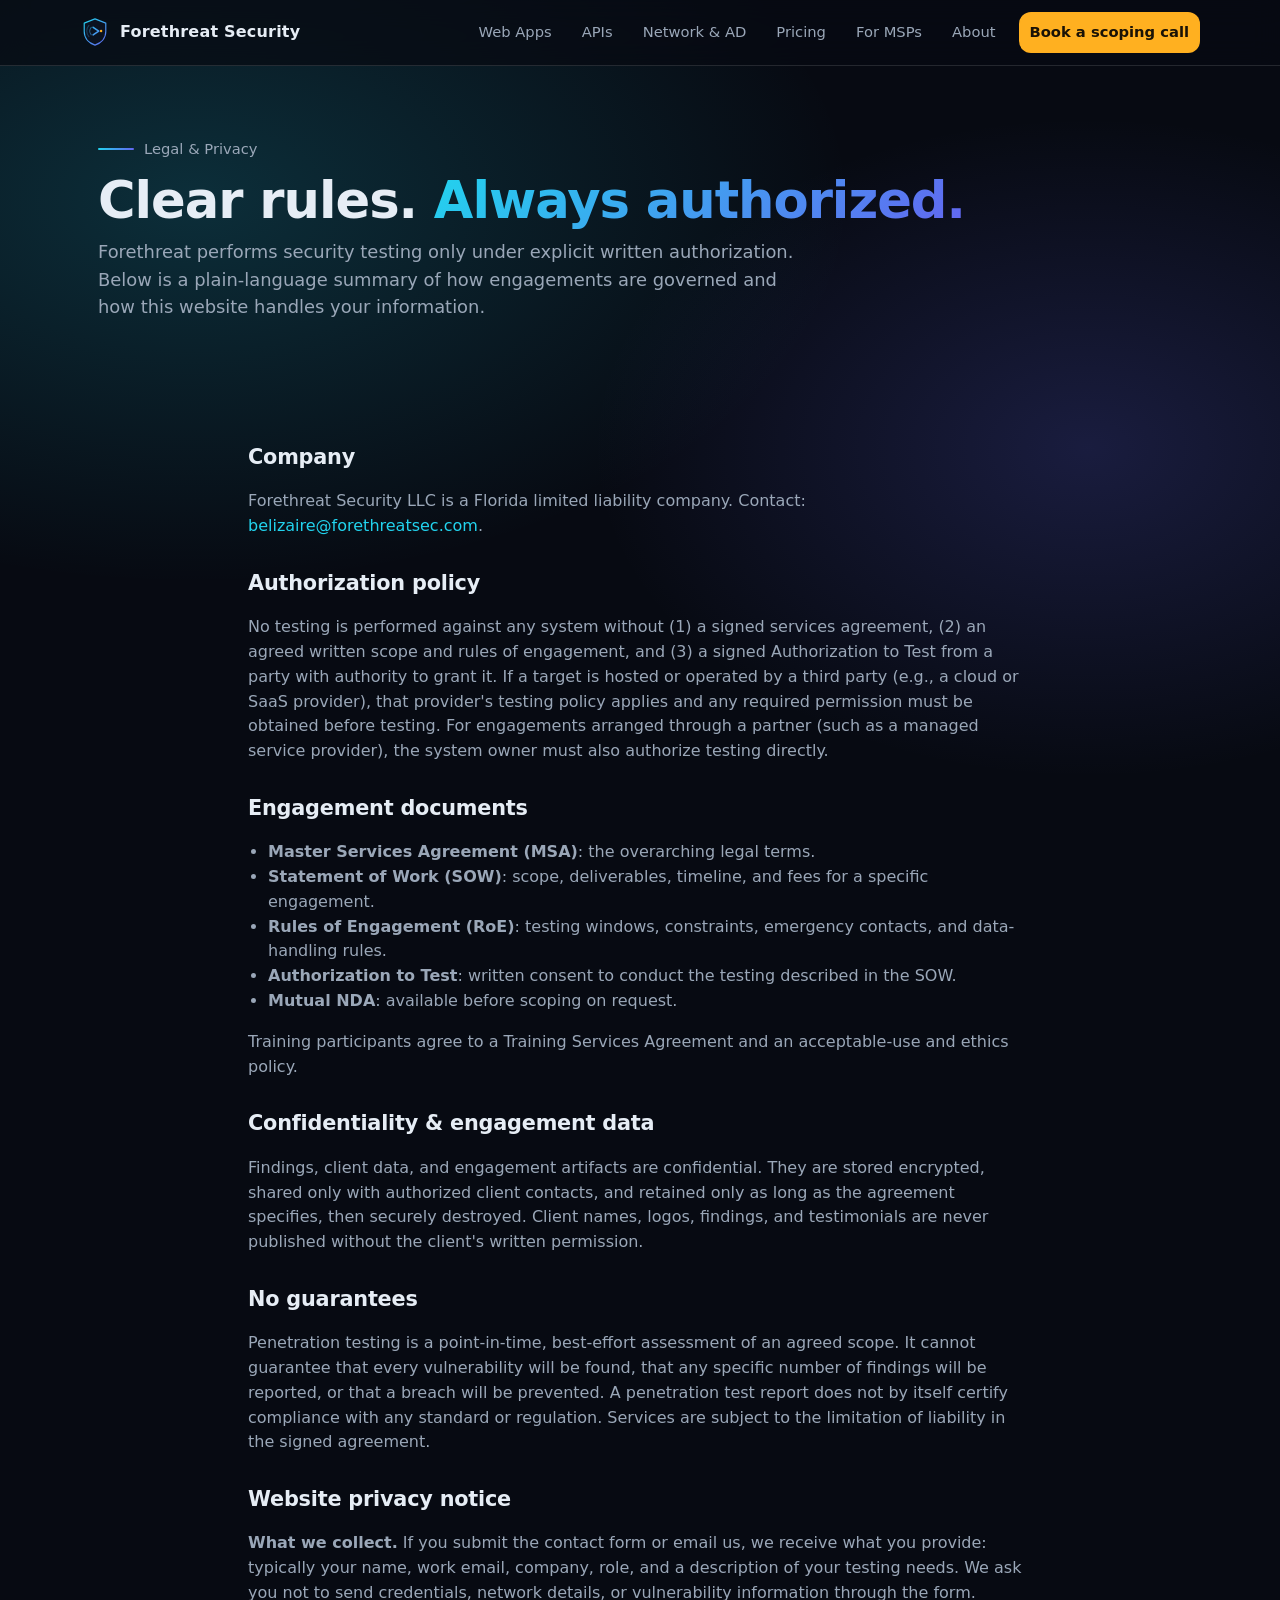
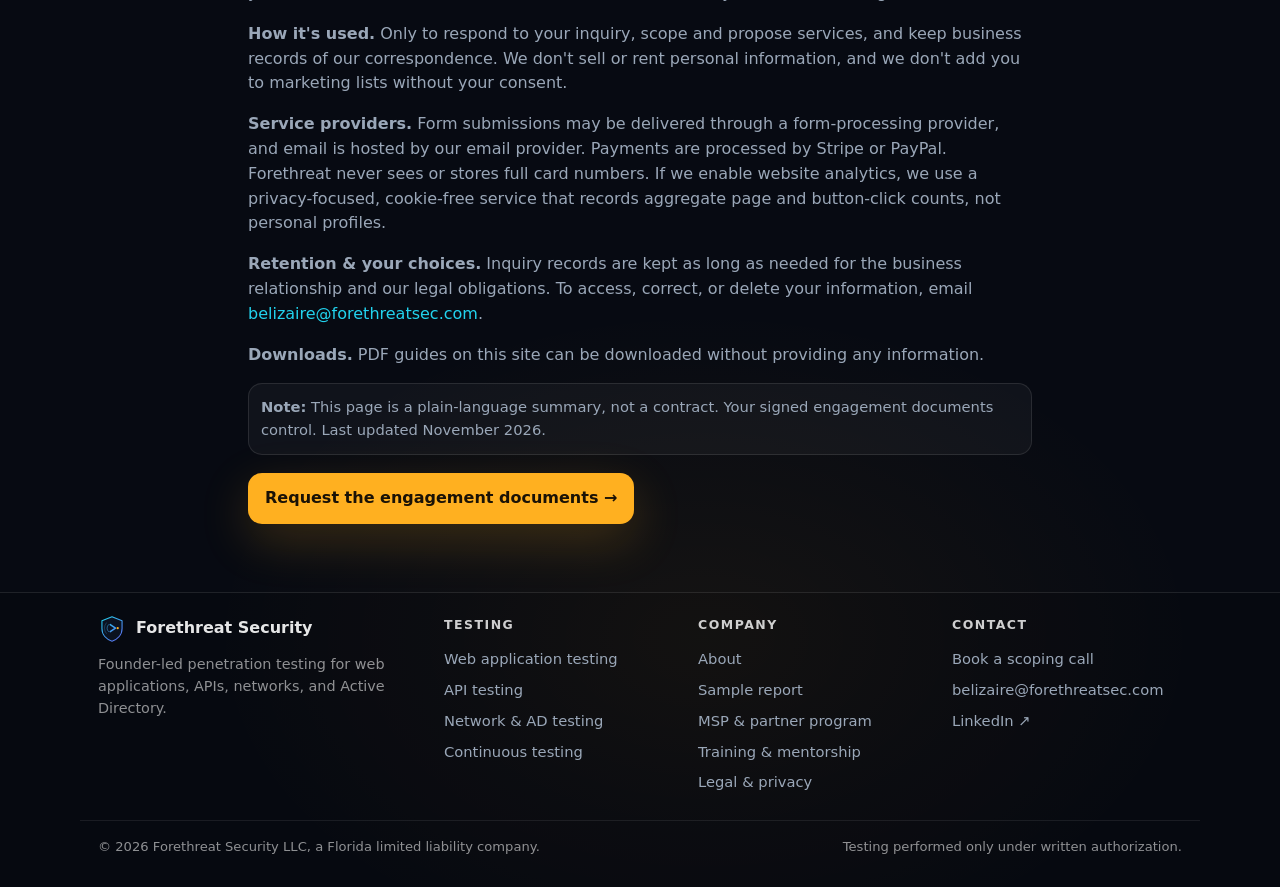
<file: legal.html>
<!DOCTYPE html>
<html lang="en">
<head>
  <meta charset="UTF-8" />
  <meta name="viewport" content="width=device-width, initial-scale=1.0" />
  <meta http-equiv="Content-Security-Policy" content="default-src 'self'; script-src 'self' https://plausible.io https://static.cloudflareinsights.com https://challenges.cloudflare.com; frame-src https://challenges.cloudflare.com; connect-src 'self' https://challenges.cloudflare.com https://formspree.io https://api.web3forms.com https://plausible.io https://cloudflareinsights.com; img-src 'self' data:; style-src 'self' 'unsafe-inline'; font-src 'self'; base-uri 'self'; object-src 'none'; form-action 'self' https://formspree.io https://api.web3forms.com; upgrade-insecure-requests" />
  <meta name="referrer" content="strict-origin-when-cross-origin" />
  <title>Legal, Authorization Policy & Privacy | Forethreat Security</title>
  <meta name="description" content="How Forethreat Security authorizes, scopes, and handles penetration testing engagements, and how this website handles your information." />
  <meta name="robots" content="index,follow" />
  <link rel="canonical" href="https://forethreatsec.com/legal.html" />
  <meta property="og:type" content="website" />
  <meta property="og:site_name" content="Forethreat Security" />
  <meta property="og:title" content="Legal, Authorization Policy & Privacy | Forethreat Security" />
  <meta property="og:description" content="How Forethreat Security authorizes, scopes, and handles penetration testing engagements, and how this website handles your information." />
  <meta property="og:url" content="https://forethreatsec.com/legal.html" />
  <meta name="twitter:card" content="summary_large_image" />
  <meta property="og:image" content="https://forethreatsec.com/assets/og-image.jpg" />
  <meta property="og:image:width" content="1200" />
  <meta property="og:image:height" content="630" />
  <meta property="og:image:alt" content="Forethreat Security: penetration testing for web apps, APIs, networks, and Active Directory" />
  <meta name="twitter:image" content="https://forethreatsec.com/assets/og-image.jpg" />
  <meta name="theme-color" content="#070A12" />
  <link rel="icon" href="/assets/logo.svg" type="image/svg+xml" />
  <link rel="icon" href="/assets/favicon-32.png" type="image/png" sizes="32x32" />
  <link rel="apple-touch-icon" href="/assets/apple-touch-icon.png" />
  <link rel="stylesheet" href="/style.css" />
  <script src="/assets/site.js" defer></script>
</head>
<body>
<a class="skip" href="#main">Skip to content</a>
<div class="nav">
  <div class="wrap nav-inner">
    <a class="brand" href="/"><img src="/assets/logo.svg" alt="" width="30" height="30" /><span>Forethreat Security</span></a>
    <button class="nav-toggle" type="button" aria-expanded="false" aria-controls="nav-links">Menu</button>
    <nav class="nav-links" id="nav-links" aria-label="Main">
      <a href="/web-application-penetration-testing.html">Web Apps</a>
      <a href="/api-penetration-testing.html">APIs</a>
      <a href="/network-penetration-testing.html">Network &amp; AD</a>
      <a href="/pricing.html">Pricing</a>
      <a href="/partners.html">For MSPs</a>
      <a href="/about.html">About</a>
      <a class="nav-cta" href="/contact.html" data-track="CTA: Nav Scoping Call">Book a scoping call</a>
    </nav>
  </div>
</div>
<header class="hero simple"><div class="wrap">
  <div class="eyebrow"><div class="line"></div><div>Legal &amp; Privacy</div></div>
  <h1>Clear rules. <span>Always authorized.</span></h1>
  <p class="sub">Forethreat performs security testing only under explicit written authorization. Below is a plain-language summary of how engagements are governed and how this website handles your information.</p>
</div></header>

<main id="main">
<section><div class="wrap prose">
  <h2>Company</h2>
  <p>Forethreat Security LLC is a Florida limited liability company. Contact: <a class="accent" href="mailto:belizaire@forethreatsec.com">belizaire@forethreatsec.com</a>.</p>

  <h2>Authorization policy</h2>
  <p>No testing is performed against any system without (1) a signed services agreement, (2) an agreed written scope and rules of engagement, and (3) a signed Authorization to Test from a party with authority to grant it.
    If a target is hosted or operated by a third party (e.g., a cloud or SaaS provider), that provider's testing policy applies and any required permission must be obtained before testing.
    For engagements arranged through a partner (such as a managed service provider), the system owner must also authorize testing directly.</p>

  <h2>Engagement documents</h2>
  <ul>
    <li><strong>Master Services Agreement (MSA)</strong>: the overarching legal terms.</li>
    <li><strong>Statement of Work (SOW)</strong>: scope, deliverables, timeline, and fees for a specific engagement.</li>
    <li><strong>Rules of Engagement (RoE)</strong>: testing windows, constraints, emergency contacts, and data-handling rules.</li>
    <li><strong>Authorization to Test</strong>: written consent to conduct the testing described in the SOW.</li>
    <li><strong>Mutual NDA</strong>: available before scoping on request.</li>
  </ul>
  <p>Training participants agree to a Training Services Agreement and an acceptable-use and ethics policy.</p>

  <h2>Confidentiality &amp; engagement data</h2>
  <p>Findings, client data, and engagement artifacts are confidential. They are stored encrypted, shared only with authorized client contacts, and retained only as long as the agreement specifies, then securely destroyed.
    Client names, logos, findings, and testimonials are never published without the client's written permission.</p>

  <h2>No guarantees</h2>
  <p>Penetration testing is a point-in-time, best-effort assessment of an agreed scope. It cannot guarantee that every vulnerability will be found, that any specific number of findings will be reported, or that a breach will be prevented.
    A penetration test report does not by itself certify compliance with any standard or regulation. Services are subject to the limitation of liability in the signed agreement.</p>

  <h2 id="privacy">Website privacy notice</h2>
  <p><strong>What we collect.</strong> If you submit the contact form or email us, we receive what you provide: typically your name, work email, company, role, and a description of your testing needs.
    We ask you not to send credentials, network details, or vulnerability information through the form.</p>
  <p><strong>How it's used.</strong> Only to respond to your inquiry, scope and propose services, and keep business records of our correspondence. We don't sell or rent personal information, and we don't add you to marketing lists without your consent.</p>
  <p><strong>Service providers.</strong> Form submissions may be delivered through a form-processing provider, and email is hosted by our email provider. Payments are processed by Stripe or PayPal. Forethreat never sees or stores full card numbers.
    If we enable website analytics, we use a privacy-focused, cookie-free service that records aggregate page and button-click counts, not personal profiles.</p>
  <p><strong>Retention &amp; your choices.</strong> Inquiry records are kept as long as needed for the business relationship and our legal obligations. To access, correct, or delete your information, email <a class="accent" href="mailto:belizaire@forethreatsec.com">belizaire@forethreatsec.com</a>.</p>
  <p><strong>Downloads.</strong> PDF guides on this site can be downloaded without providing any information.</p>

  <div class="micro"><strong>Note:</strong> This page is a plain-language summary, not a contract. Your signed engagement documents control. Last updated November 2026.</div>
  <div class="cta" style="margin-top:18px;"><a class="btn signal" href="contact.html">Request the engagement documents →</a></div>
</div></section>
</main>

<footer class="foot">
  <div class="wrap foot-cols">
    <div>
      <div style="display:flex; align-items:center; gap:10px; margin-bottom:10px;">
        <img src="/assets/logo.svg" alt="" width="28" height="28" />
        <div style="font-weight:700;color:rgba(255,255,255,.9);">Forethreat Security</div>
      </div>
      <div style="font-size:.9rem; max-width:34ch;">Founder-led penetration testing for web applications, APIs, networks, and Active Directory.</div>
    </div>
    <div>
      <h4>Testing</h4>
      <a href="/web-application-penetration-testing.html">Web application testing</a>
      <a href="/api-penetration-testing.html">API testing</a>
      <a href="/network-penetration-testing.html">Network &amp; AD testing</a>
      <a href="/pricing.html#retainers">Continuous testing</a>
    </div>
    <div>
      <h4>Company</h4>
      <a href="/about.html">About</a>
      <a href="/sample-report.html">Sample report</a>
      <a href="/partners.html">MSP &amp; partner program</a>
      <a href="/training.html">Training &amp; mentorship</a>
      <a href="/legal.html">Legal &amp; privacy</a>
    </div>
    <div>
      <h4>Contact</h4>
      <a href="/contact.html">Book a scoping call</a>
      <a href="mailto:belizaire@forethreatsec.com">belizaire@forethreatsec.com</a>
      <a href="https://www.linkedin.com/in/belizaireb" target="_blank" rel="noopener">LinkedIn ↗</a>
    </div>
  </div>
  <div class="wrap foot-bottom">
    <span>© <span id="yr">2026</span> Forethreat Security LLC, a Florida limited liability company.</span>
    <span>Testing performed only under written authorization.</span>
  </div>
</footer>
</body>
</html>
</file>
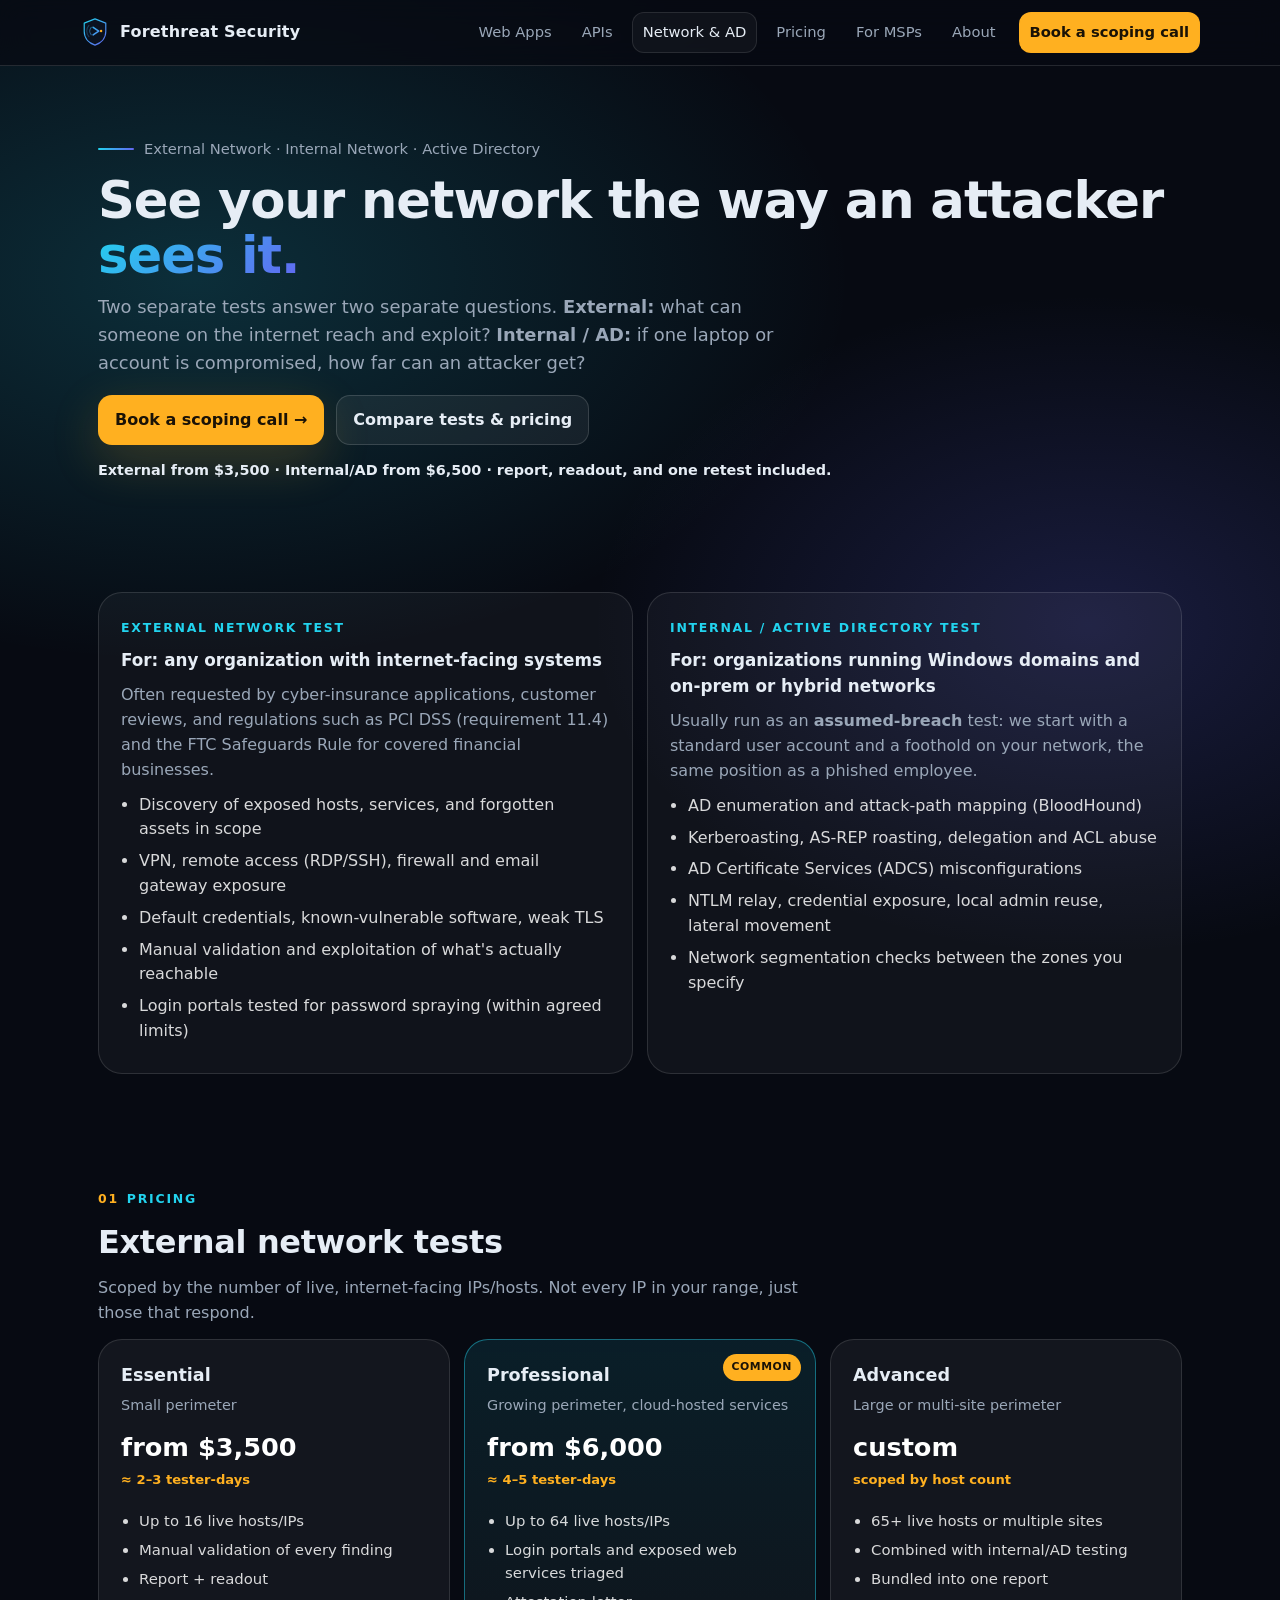
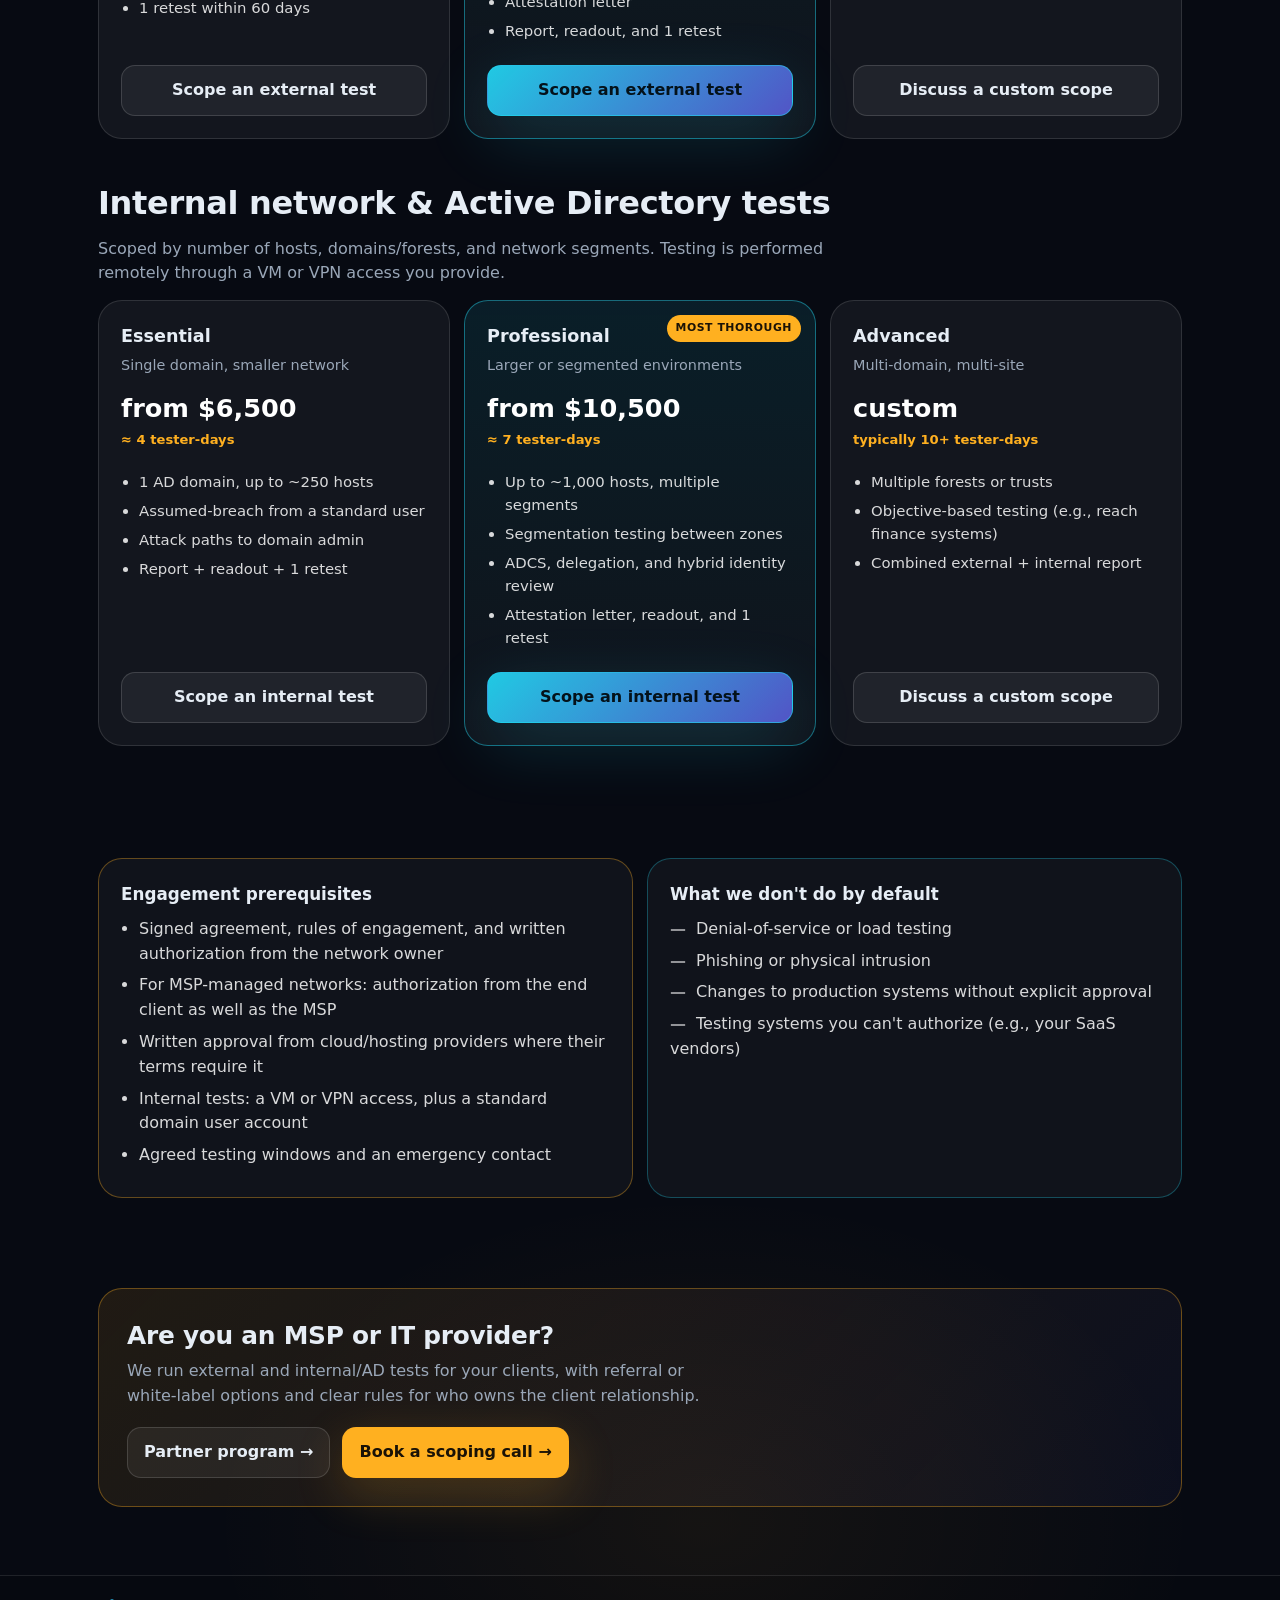
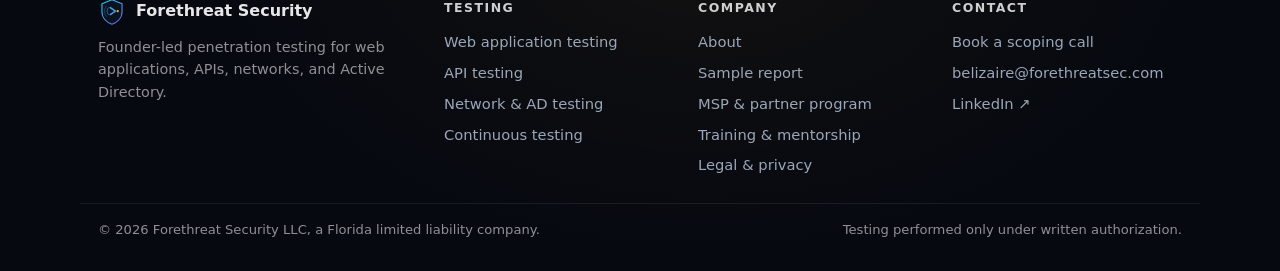
<file: network-penetration-testing.html>
<!DOCTYPE html>
<html lang="en">
<head>
  <meta charset="UTF-8" />
  <meta name="viewport" content="width=device-width, initial-scale=1.0" />
  <meta http-equiv="Content-Security-Policy" content="default-src 'self'; script-src 'self' https://plausible.io https://static.cloudflareinsights.com https://challenges.cloudflare.com; frame-src https://challenges.cloudflare.com; connect-src 'self' https://challenges.cloudflare.com https://formspree.io https://api.web3forms.com https://plausible.io https://cloudflareinsights.com; img-src 'self' data:; style-src 'self' 'unsafe-inline'; font-src 'self'; base-uri 'self'; object-src 'none'; form-action 'self' https://formspree.io https://api.web3forms.com; upgrade-insecure-requests" />
  <meta name="referrer" content="strict-origin-when-cross-origin" />
  <title>External Network & Active Directory Penetration Testing | Forethreat Security</title>
  <meta name="description" content="External network penetration testing and assumed-breach internal / Active Directory penetration testing that maps real attack paths to domain compromise. Fixed-fee tiers from $3,500 and $6,500." />
  <meta name="robots" content="index,follow" />
  <link rel="canonical" href="https://forethreatsec.com/network-penetration-testing.html" />
  <meta property="og:type" content="website" />
  <meta property="og:site_name" content="Forethreat Security" />
  <meta property="og:title" content="External Network & Active Directory Penetration Testing | Forethreat Security" />
  <meta property="og:description" content="External network penetration testing and assumed-breach internal / Active Directory penetration testing that maps real attack paths to domain compromise. Fixed-fee tiers from $3,500 and $6,500." />
  <meta property="og:url" content="https://forethreatsec.com/network-penetration-testing.html" />
  <meta name="twitter:card" content="summary_large_image" />
  <meta property="og:image" content="https://forethreatsec.com/assets/og-image.jpg" />
  <meta property="og:image:width" content="1200" />
  <meta property="og:image:height" content="630" />
  <meta property="og:image:alt" content="Forethreat Security: penetration testing for web apps, APIs, networks, and Active Directory" />
  <meta name="twitter:image" content="https://forethreatsec.com/assets/og-image.jpg" />
  <meta name="theme-color" content="#070A12" />
  <link rel="icon" href="/assets/logo.svg" type="image/svg+xml" />
  <link rel="icon" href="/assets/favicon-32.png" type="image/png" sizes="32x32" />
  <link rel="apple-touch-icon" href="/assets/apple-touch-icon.png" />
  <link rel="stylesheet" href="/style.css" />
  <script src="/assets/site.js" defer></script>
  <script type="application/ld+json">{"@context": "https://schema.org", "@type": "Service", "name": "Network and Active Directory Penetration Testing", "serviceType": "Penetration testing", "provider": {"@id": "https://forethreatsec.com/#org"}, "areaServed": "US", "url": "https://forethreatsec.com/network-penetration-testing.html"}</script>
</head>
<body>
<a class="skip" href="#main">Skip to content</a>
<div class="nav">
  <div class="wrap nav-inner">
    <a class="brand" href="/"><img src="/assets/logo.svg" alt="" width="30" height="30" /><span>Forethreat Security</span></a>
    <button class="nav-toggle" type="button" aria-expanded="false" aria-controls="nav-links">Menu</button>
    <nav class="nav-links" id="nav-links" aria-label="Main">
      <a href="/web-application-penetration-testing.html">Web Apps</a>
      <a href="/api-penetration-testing.html">APIs</a>
      <a href="/network-penetration-testing.html" class="active" aria-current="page">Network &amp; AD</a>
      <a href="/pricing.html">Pricing</a>
      <a href="/partners.html">For MSPs</a>
      <a href="/about.html">About</a>
      <a class="nav-cta" href="/contact.html" data-track="CTA: Nav Scoping Call">Book a scoping call</a>
    </nav>
  </div>
</div>
<header class="hero simple">
  <div class="wrap">
    <div class="eyebrow"><div class="line"></div><div>External Network · Internal Network · Active Directory</div></div>
    <h1>See your network the way an attacker <span>sees it.</span></h1>
    <p class="sub">Two separate tests answer two separate questions. <b>External:</b> what can someone on the internet reach and exploit?
      <b>Internal / AD:</b> if one laptop or account is compromised, how far can an attacker get?</p>
    <div class="cta">
      <a class="btn signal" href="contact.html?service=internal" data-track="CTA: Network Scoping Call">Book a scoping call →</a>
      <a class="btn" href="#tiers">Compare tests &amp; pricing</a>
    </div>
    <p class="assure"><b>External from $3,500 · Internal/AD from $6,500 · report, readout, and one retest included.</b></p>
  </div>
</header>

<main id="main">
<section class="roomy">
  <div class="wrap cols2">
    <div class="box">
      <div class="kicker">External network test</div>
      <h3>For: any organization with internet-facing systems</h3>
      <p>Often requested by cyber-insurance applications, customer reviews, and regulations such as PCI DSS (requirement 11.4) and the FTC Safeguards Rule for covered financial businesses.</p>
      <ul>
        <li>Discovery of exposed hosts, services, and forgotten assets in scope</li>
        <li>VPN, remote access (RDP/SSH), firewall and email gateway exposure</li>
        <li>Default credentials, known-vulnerable software, weak TLS</li>
        <li>Manual validation and exploitation of what's actually reachable</li>
        <li>Login portals tested for password spraying (within agreed limits)</li>
      </ul>
    </div>
    <div class="box">
      <div class="kicker">Internal / Active Directory test</div>
      <h3>For: organizations running Windows domains and on-prem or hybrid networks</h3>
      <p>Usually run as an <b>assumed-breach</b> test: we start with a standard user account and a foothold on your network, the same position as a phished employee.</p>
      <ul>
        <li>AD enumeration and attack-path mapping (BloodHound)</li>
        <li>Kerberoasting, AS-REP roasting, delegation and ACL abuse</li>
        <li>AD Certificate Services (ADCS) misconfigurations</li>
        <li>NTLM relay, credential exposure, local admin reuse, lateral movement</li>
        <li>Network segmentation checks between the zones you specify</li>
      </ul>
    </div>
  </div>
</section>

<section id="tiers" class="roomy">
  <div class="wrap">
    <div class="section-head"><div><div class="kicker"><span class="num">01</span>Pricing</div><h2>External network tests</h2>
      <p class="lead" style="margin-top:8px;">Scoped by the number of live, internet-facing IPs/hosts. Not every IP in your range, just those that respond.</p></div></div>
    <div class="tiers">
      <div class="tier"><h3>Essential</h3><p class="for">Small perimeter</p><p class="amt">from $3,500</p><p class="effort">≈ 2–3 tester-days</p>
        <ul><li>Up to 16 live hosts/IPs</li><li>Manual validation of every finding</li><li>Report + readout</li><li>1 retest within 60 days</li></ul>
        <a class="btn" href="contact.html?service=external" data-track="CTA: External Essential">Scope an external test</a></div>
      <div class="tier pop"><span class="badge">COMMON</span><h3>Professional</h3><p class="for">Growing perimeter, cloud-hosted services</p><p class="amt">from $6,000</p><p class="effort">≈ 4–5 tester-days</p>
        <ul><li>Up to 64 live hosts/IPs</li><li>Login portals and exposed web services triaged</li><li>Attestation letter</li><li>Report, readout, and 1 retest</li></ul>
        <a class="btn primary" href="contact.html?service=external" data-track="CTA: External Professional">Scope an external test</a></div>
      <div class="tier"><h3>Advanced</h3><p class="for">Large or multi-site perimeter</p><p class="amt">custom</p><p class="effort">scoped by host count</p>
        <ul><li>65+ live hosts or multiple sites</li><li>Combined with internal/AD testing</li><li>Bundled into one report</li></ul>
        <a class="btn" href="contact.html?service=external" data-track="CTA: External Advanced">Discuss a custom scope</a></div>
    </div>

    <div class="section-head" style="margin-top:40px;"><div><h2>Internal network &amp; Active Directory tests</h2>
      <p class="lead" style="margin-top:8px;">Scoped by number of hosts, domains/forests, and network segments. Testing is performed remotely through a VM or VPN access you provide.</p></div></div>
    <div class="tiers">
      <div class="tier"><h3>Essential</h3><p class="for">Single domain, smaller network</p><p class="amt">from $6,500</p><p class="effort">≈ 4 tester-days</p>
        <ul><li>1 AD domain, up to ~250 hosts</li><li>Assumed-breach from a standard user</li><li>Attack paths to domain admin</li><li>Report + readout + 1 retest</li></ul>
        <a class="btn" href="contact.html?service=internal" data-track="CTA: Internal Essential">Scope an internal test</a></div>
      <div class="tier pop"><span class="badge">MOST THOROUGH</span><h3>Professional</h3><p class="for">Larger or segmented environments</p><p class="amt">from $10,500</p><p class="effort">≈ 7 tester-days</p>
        <ul><li>Up to ~1,000 hosts, multiple segments</li><li>Segmentation testing between zones</li><li>ADCS, delegation, and hybrid identity review</li><li>Attestation letter, readout, and 1 retest</li></ul>
        <a class="btn primary" href="contact.html?service=internal" data-track="CTA: Internal Professional">Scope an internal test</a></div>
      <div class="tier"><h3>Advanced</h3><p class="for">Multi-domain, multi-site</p><p class="amt">custom</p><p class="effort">typically 10+ tester-days</p>
        <ul><li>Multiple forests or trusts</li><li>Objective-based testing (e.g., reach finance systems)</li><li>Combined external + internal report</li></ul>
        <a class="btn" href="contact.html?service=internal" data-track="CTA: Internal Advanced">Discuss a custom scope</a></div>
    </div>
  </div>
</section>

<section class="roomy">
  <div class="wrap cols2">
    <div class="box warn"><h3>Engagement prerequisites</h3><ul>
      <li>Signed agreement, rules of engagement, and written authorization from the network owner</li>
      <li>For MSP-managed networks: authorization from the end client as well as the MSP</li>
      <li>Written approval from cloud/hosting providers where their terms require it</li>
      <li>Internal tests: a VM or VPN access, plus a standard domain user account</li>
      <li>Agreed testing windows and an emergency contact</li></ul></div>
    <div class="box note"><h3>What we don't do by default</h3><ul class="cross">
      <li>Denial-of-service or load testing</li>
      <li>Phishing or physical intrusion</li>
      <li>Changes to production systems without explicit approval</li>
      <li>Testing systems you can't authorize (e.g., your SaaS vendors)</li></ul></div>
  </div>
</section>

<section>
  <div class="wrap">
    <div class="ctaband">
      <div><h2>Are you an MSP or IT provider?</h2><p>We run external and internal/AD tests for your clients, with referral or white-label options and clear rules for who owns the client relationship.</p></div>
      <div class="cta"><a class="btn" href="partners.html">Partner program →</a><a class="btn signal" href="contact.html?service=internal" data-track="CTA: Network Band">Book a scoping call →</a></div>
    </div>
  </div>
</section>
</main>

<footer class="foot">
  <div class="wrap foot-cols">
    <div>
      <div style="display:flex; align-items:center; gap:10px; margin-bottom:10px;">
        <img src="/assets/logo.svg" alt="" width="28" height="28" />
        <div style="font-weight:700;color:rgba(255,255,255,.9);">Forethreat Security</div>
      </div>
      <div style="font-size:.9rem; max-width:34ch;">Founder-led penetration testing for web applications, APIs, networks, and Active Directory.</div>
    </div>
    <div>
      <h4>Testing</h4>
      <a href="/web-application-penetration-testing.html">Web application testing</a>
      <a href="/api-penetration-testing.html">API testing</a>
      <a href="/network-penetration-testing.html">Network &amp; AD testing</a>
      <a href="/pricing.html#retainers">Continuous testing</a>
    </div>
    <div>
      <h4>Company</h4>
      <a href="/about.html">About</a>
      <a href="/sample-report.html">Sample report</a>
      <a href="/partners.html">MSP &amp; partner program</a>
      <a href="/training.html">Training &amp; mentorship</a>
      <a href="/legal.html">Legal &amp; privacy</a>
    </div>
    <div>
      <h4>Contact</h4>
      <a href="/contact.html">Book a scoping call</a>
      <a href="mailto:belizaire@forethreatsec.com">belizaire@forethreatsec.com</a>
      <a href="https://www.linkedin.com/in/belizaireb" target="_blank" rel="noopener">LinkedIn ↗</a>
    </div>
  </div>
  <div class="wrap foot-bottom">
    <span>© <span id="yr">2026</span> Forethreat Security LLC, a Florida limited liability company.</span>
    <span>Testing performed only under written authorization.</span>
  </div>
</footer>
</body>
</html>
</file>
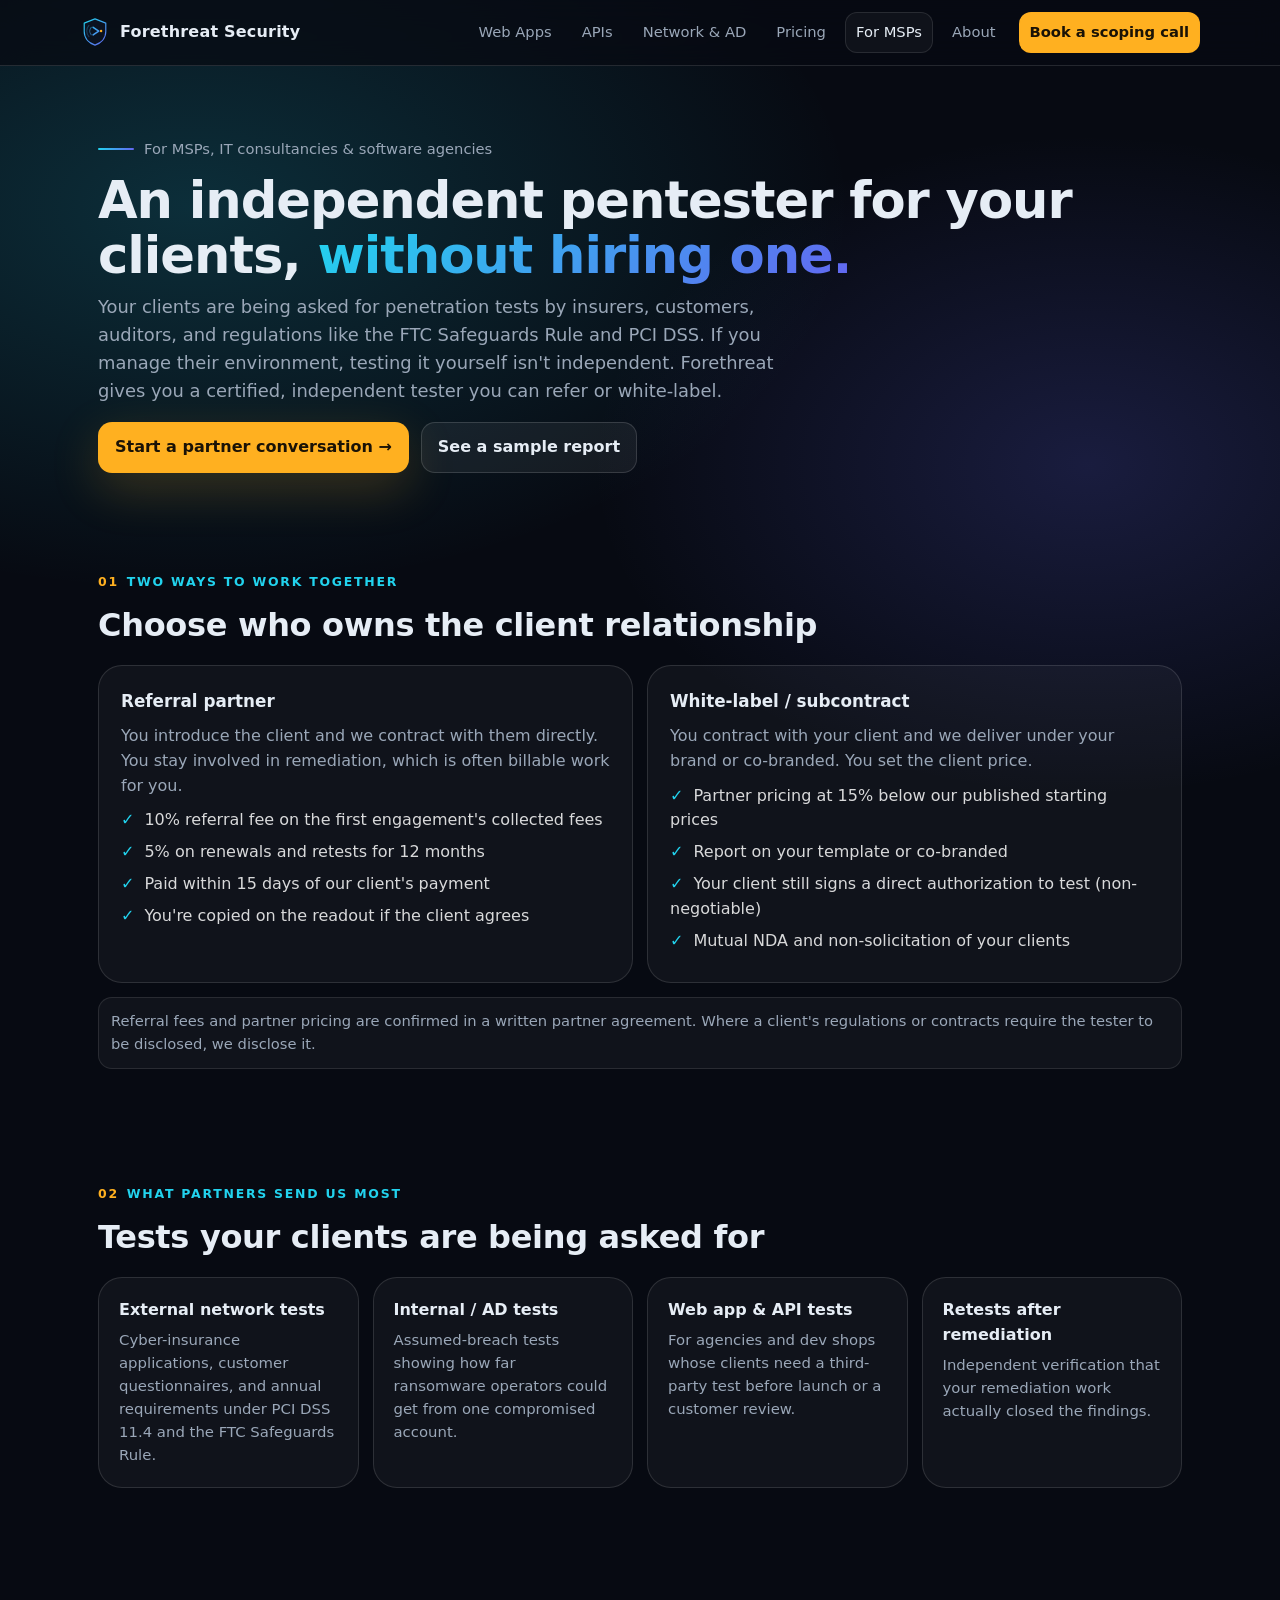
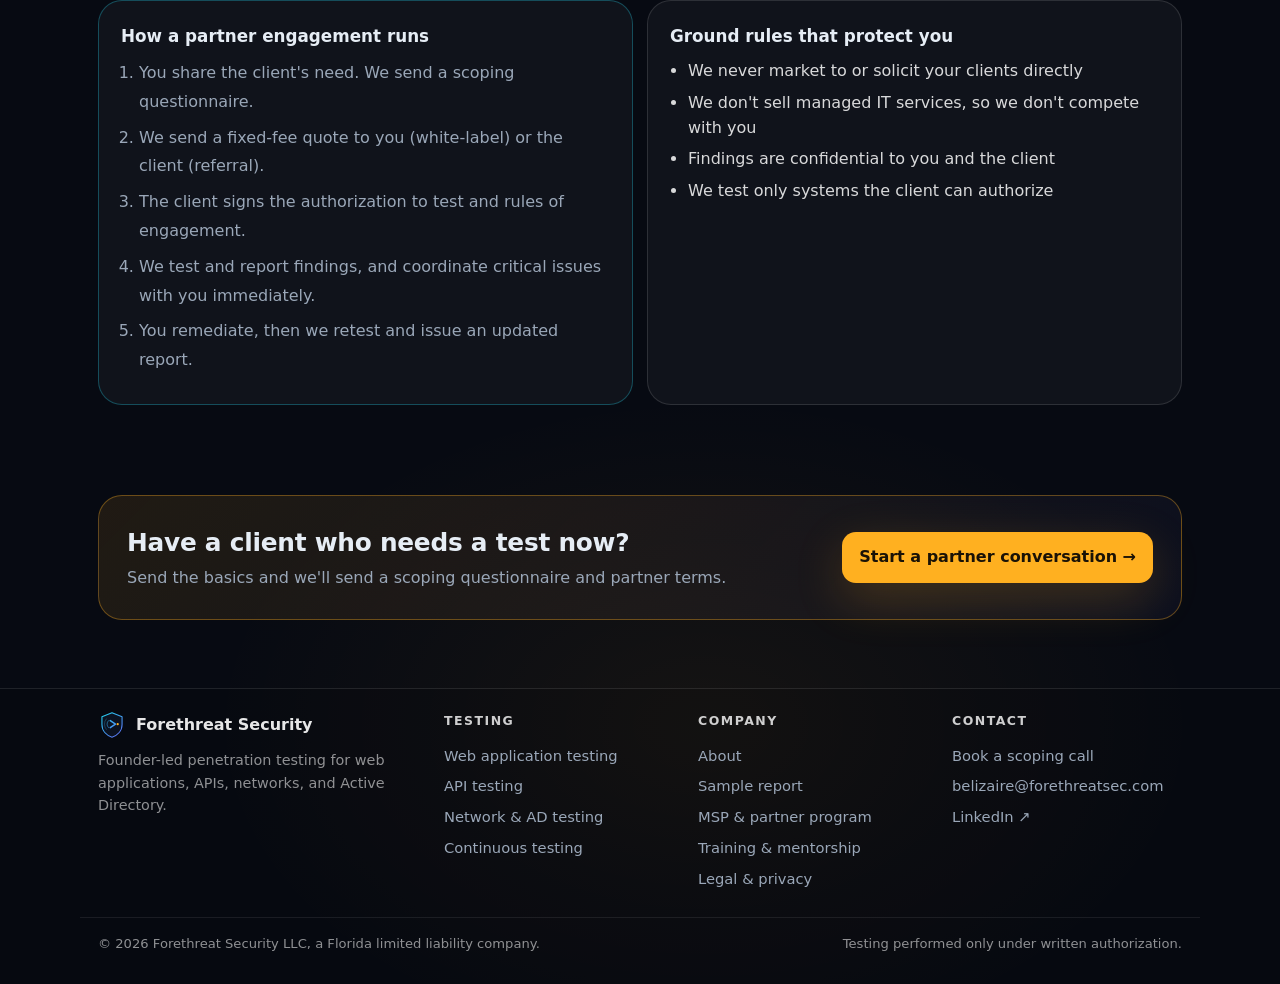
<file: partners.html>
<!DOCTYPE html>
<html lang="en">
<head>
  <meta charset="UTF-8" />
  <meta name="viewport" content="width=device-width, initial-scale=1.0" />
  <meta http-equiv="Content-Security-Policy" content="default-src 'self'; script-src 'self' https://plausible.io https://static.cloudflareinsights.com https://challenges.cloudflare.com; frame-src https://challenges.cloudflare.com; connect-src 'self' https://challenges.cloudflare.com https://formspree.io https://api.web3forms.com https://plausible.io https://cloudflareinsights.com; img-src 'self' data:; style-src 'self' 'unsafe-inline'; font-src 'self'; base-uri 'self'; object-src 'none'; form-action 'self' https://formspree.io https://api.web3forms.com; upgrade-insecure-requests" />
  <meta name="referrer" content="strict-origin-when-cross-origin" />
  <title>Penetration Testing Partner Program for MSPs & IT Providers | Forethreat Security</title>
  <meta name="description" content="Independent penetration testing capacity for MSPs, IT consultancies, and software agencies. Referral or white-label delivery of external, internal/Active Directory, web, and API tests." />
  <meta name="robots" content="index,follow" />
  <link rel="canonical" href="https://forethreatsec.com/partners.html" />
  <meta property="og:type" content="website" />
  <meta property="og:site_name" content="Forethreat Security" />
  <meta property="og:title" content="Penetration Testing Partner Program for MSPs & IT Providers | Forethreat Security" />
  <meta property="og:description" content="Independent penetration testing capacity for MSPs, IT consultancies, and software agencies. Referral or white-label delivery of external, internal/Active Directory, web, and API tests." />
  <meta property="og:url" content="https://forethreatsec.com/partners.html" />
  <meta name="twitter:card" content="summary_large_image" />
  <meta property="og:image" content="https://forethreatsec.com/assets/og-image.jpg" />
  <meta property="og:image:width" content="1200" />
  <meta property="og:image:height" content="630" />
  <meta property="og:image:alt" content="Forethreat Security: penetration testing for web apps, APIs, networks, and Active Directory" />
  <meta name="twitter:image" content="https://forethreatsec.com/assets/og-image.jpg" />
  <meta name="theme-color" content="#070A12" />
  <link rel="icon" href="/assets/logo.svg" type="image/svg+xml" />
  <link rel="icon" href="/assets/favicon-32.png" type="image/png" sizes="32x32" />
  <link rel="apple-touch-icon" href="/assets/apple-touch-icon.png" />
  <link rel="stylesheet" href="/style.css" />
  <script src="/assets/site.js" defer></script>
</head>
<body>
<a class="skip" href="#main">Skip to content</a>
<div class="nav">
  <div class="wrap nav-inner">
    <a class="brand" href="/"><img src="/assets/logo.svg" alt="" width="30" height="30" /><span>Forethreat Security</span></a>
    <button class="nav-toggle" type="button" aria-expanded="false" aria-controls="nav-links">Menu</button>
    <nav class="nav-links" id="nav-links" aria-label="Main">
      <a href="/web-application-penetration-testing.html">Web Apps</a>
      <a href="/api-penetration-testing.html">APIs</a>
      <a href="/network-penetration-testing.html">Network &amp; AD</a>
      <a href="/pricing.html">Pricing</a>
      <a href="/partners.html" class="active" aria-current="page">For MSPs</a>
      <a href="/about.html">About</a>
      <a class="nav-cta" href="/contact.html" data-track="CTA: Nav Scoping Call">Book a scoping call</a>
    </nav>
  </div>
</div>
<header class="hero simple">
  <div class="wrap">
    <div class="eyebrow"><div class="line"></div><div>For MSPs, IT consultancies &amp; software agencies</div></div>
    <h1>An independent pentester for your clients, <span>without hiring one.</span></h1>
    <p class="sub">Your clients are being asked for penetration tests by insurers, customers, auditors, and regulations like the FTC Safeguards Rule and PCI DSS.
      If you manage their environment, testing it yourself isn't independent. Forethreat gives you a certified, independent tester you can refer or white-label.</p>
    <div class="cta">
      <a class="btn signal" href="contact.html?type=partner" data-track="CTA: Partner Inquiry">Start a partner conversation →</a>
      <a class="btn" href="sample-report.html">See a sample report</a>
    </div>
  </div>
</header>

<main id="main">
<section class="roomy">
  <div class="wrap">
    <div class="section-head"><div><div class="kicker"><span class="num">01</span>Two ways to work together</div><h2>Choose who owns the client relationship</h2></div></div>
    <div class="cols2">
      <div class="box">
        <h3>Referral partner</h3>
        <p>You introduce the client and we contract with them directly. You stay involved in remediation, which is often billable work for you.</p>
        <ul class="tick">
          <li>10% referral fee on the first engagement's collected fees</li>
          <li>5% on renewals and retests for 12 months</li>
          <li>Paid within 15 days of our client's payment</li>
          <li>You're copied on the readout if the client agrees</li>
        </ul>
      </div>
      <div class="box">
        <h3>White-label / subcontract</h3>
        <p>You contract with your client and we deliver under your brand or co-branded. You set the client price.</p>
        <ul class="tick">
          <li>Partner pricing at 15% below our published starting prices</li>
          <li>Report on your template or co-branded</li>
          <li>Your client still signs a direct authorization to test (non-negotiable)</li>
          <li>Mutual NDA and non-solicitation of your clients</li>
        </ul>
      </div>
    </div>
    <div class="micro" style="margin-top:14px;">Referral fees and partner pricing are confirmed in a written partner agreement. Where a client's regulations or contracts require the tester to be disclosed, we disclose it.</div>
  </div>
</section>

<section class="roomy">
  <div class="wrap">
    <div class="section-head"><div><div class="kicker"><span class="num">02</span>What partners send us most</div><h2>Tests your clients are being asked for</h2></div></div>
    <div class="triggers">
      <div class="trigger"><h3>External network tests</h3><p>Cyber-insurance applications, customer questionnaires, and annual requirements under PCI DSS 11.4 and the FTC Safeguards Rule.</p></div>
      <div class="trigger"><h3>Internal / AD tests</h3><p>Assumed-breach tests showing how far ransomware operators could get from one compromised account.</p></div>
      <div class="trigger"><h3>Web app &amp; API tests</h3><p>For agencies and dev shops whose clients need a third-party test before launch or a customer review.</p></div>
      <div class="trigger"><h3>Retests after remediation</h3><p>Independent verification that your remediation work actually closed the findings.</p></div>
    </div>
  </div>
</section>

<section class="roomy">
  <div class="wrap cols2">
    <div class="box note"><h3>How a partner engagement runs</h3>
      <ol style="color:var(--muted);padding-left:18px;margin:0;line-height:1.8;">
        <li>You share the client's need. We send a scoping questionnaire.</li>
        <li>We send a fixed-fee quote to you (white-label) or the client (referral).</li>
        <li>The client signs the authorization to test and rules of engagement.</li>
        <li>We test and report findings, and coordinate critical issues with you immediately.</li>
        <li>You remediate, then we retest and issue an updated report.</li>
      </ol></div>
    <div class="box"><h3>Ground rules that protect you</h3><ul>
      <li>We never market to or solicit your clients directly</li>
      <li>We don't sell managed IT services, so we don't compete with you</li>
      <li>Findings are confidential to you and the client</li>
      <li>We test only systems the client can authorize</li></ul></div>
  </div>
</section>

<section>
  <div class="wrap">
    <div class="ctaband">
      <div><h2>Have a client who needs a test now?</h2><p>Send the basics and we'll send a scoping questionnaire and partner terms.</p></div>
      <div class="cta"><a class="btn signal" href="contact.html?type=partner" data-track="CTA: Partner Band">Start a partner conversation →</a></div>
    </div>
  </div>
</section>
</main>

<footer class="foot">
  <div class="wrap foot-cols">
    <div>
      <div style="display:flex; align-items:center; gap:10px; margin-bottom:10px;">
        <img src="/assets/logo.svg" alt="" width="28" height="28" />
        <div style="font-weight:700;color:rgba(255,255,255,.9);">Forethreat Security</div>
      </div>
      <div style="font-size:.9rem; max-width:34ch;">Founder-led penetration testing for web applications, APIs, networks, and Active Directory.</div>
    </div>
    <div>
      <h4>Testing</h4>
      <a href="/web-application-penetration-testing.html">Web application testing</a>
      <a href="/api-penetration-testing.html">API testing</a>
      <a href="/network-penetration-testing.html">Network &amp; AD testing</a>
      <a href="/pricing.html#retainers">Continuous testing</a>
    </div>
    <div>
      <h4>Company</h4>
      <a href="/about.html">About</a>
      <a href="/sample-report.html">Sample report</a>
      <a href="/partners.html">MSP &amp; partner program</a>
      <a href="/training.html">Training &amp; mentorship</a>
      <a href="/legal.html">Legal &amp; privacy</a>
    </div>
    <div>
      <h4>Contact</h4>
      <a href="/contact.html">Book a scoping call</a>
      <a href="mailto:belizaire@forethreatsec.com">belizaire@forethreatsec.com</a>
      <a href="https://www.linkedin.com/in/belizaireb" target="_blank" rel="noopener">LinkedIn ↗</a>
    </div>
  </div>
  <div class="wrap foot-bottom">
    <span>© <span id="yr">2026</span> Forethreat Security LLC, a Florida limited liability company.</span>
    <span>Testing performed only under written authorization.</span>
  </div>
</footer>
</body>
</html>
</file>
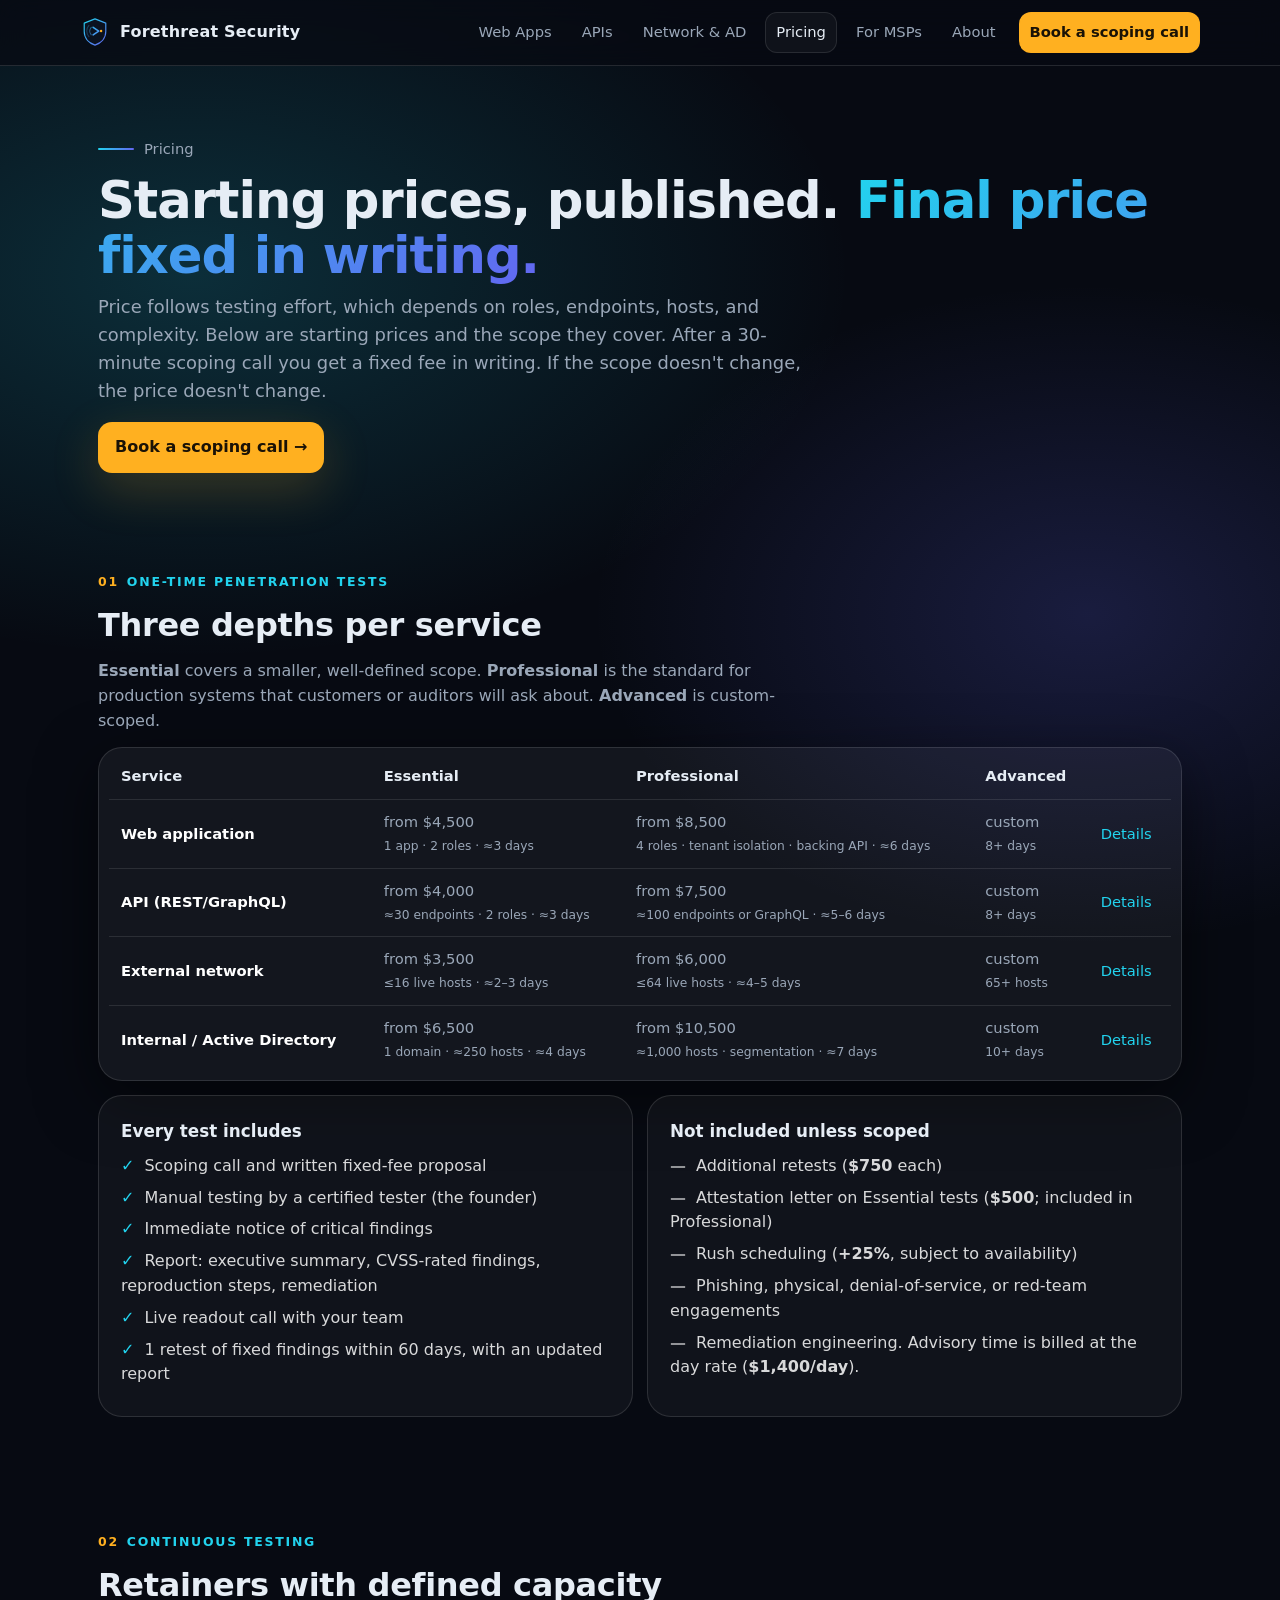
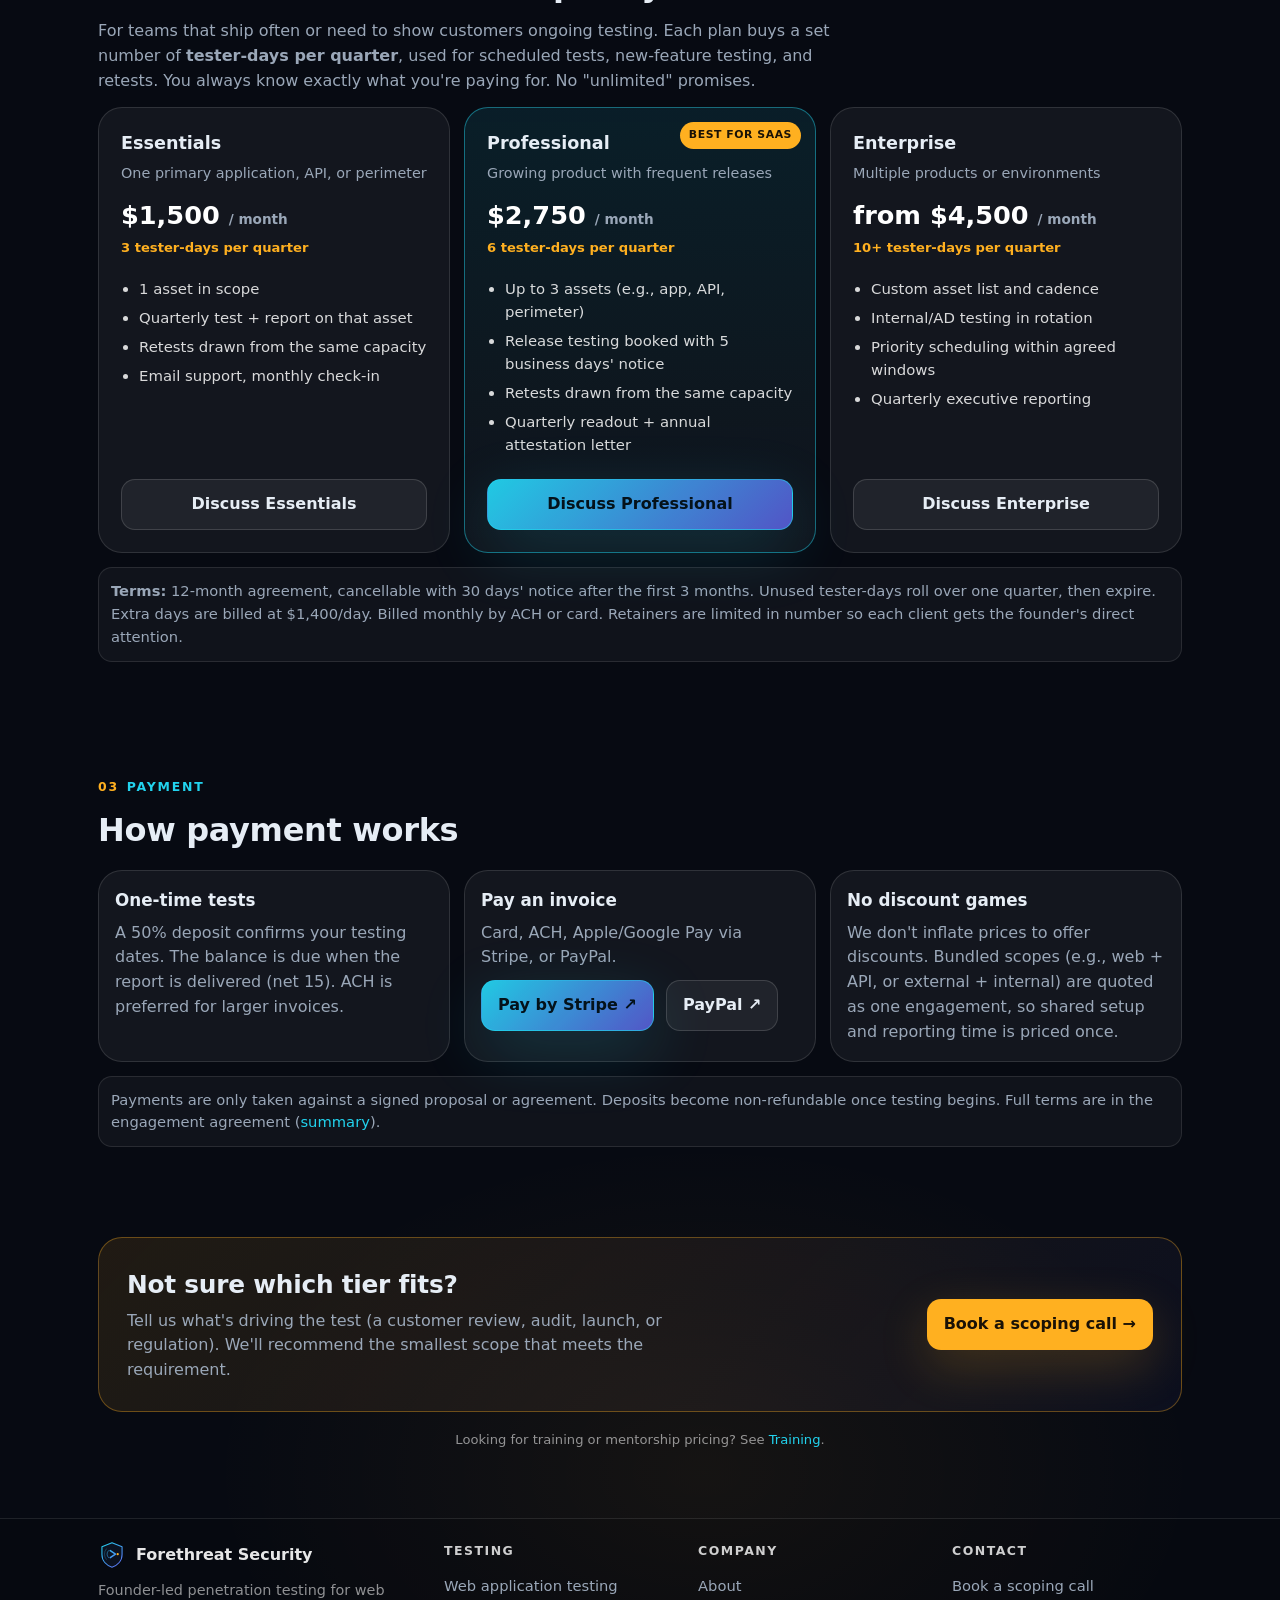
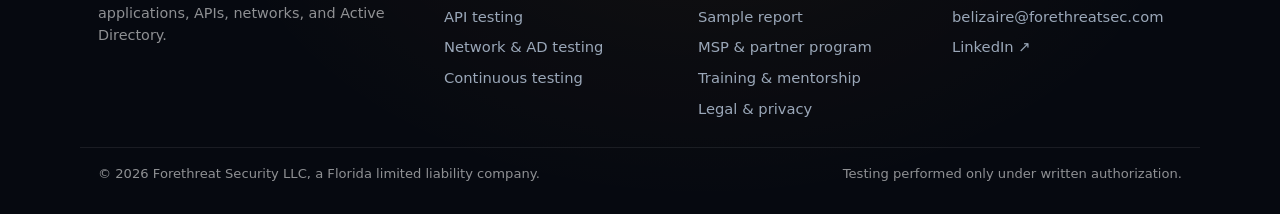
<file: pricing.html>
<!DOCTYPE html>
<html lang="en">
<head>
  <meta charset="UTF-8" />
  <meta name="viewport" content="width=device-width, initial-scale=1.0" />
  <meta http-equiv="Content-Security-Policy" content="default-src 'self'; script-src 'self' https://plausible.io https://static.cloudflareinsights.com https://challenges.cloudflare.com; frame-src https://challenges.cloudflare.com; connect-src 'self' https://challenges.cloudflare.com https://formspree.io https://api.web3forms.com https://plausible.io https://cloudflareinsights.com; img-src 'self' data:; style-src 'self' 'unsafe-inline'; font-src 'self'; base-uri 'self'; object-src 'none'; form-action 'self' https://formspree.io https://api.web3forms.com; upgrade-insecure-requests" />
  <meta name="referrer" content="strict-origin-when-cross-origin" />
  <title>Penetration Testing Pricing | Forethreat Security</title>
  <meta name="description" content="Transparent starting prices for web application, API, external network, and Active Directory penetration tests, plus capacity-defined continuous testing plans. Fixed fee per written scope." />
  <meta name="robots" content="index,follow" />
  <link rel="canonical" href="https://forethreatsec.com/pricing.html" />
  <meta property="og:type" content="website" />
  <meta property="og:site_name" content="Forethreat Security" />
  <meta property="og:title" content="Penetration Testing Pricing | Forethreat Security" />
  <meta property="og:description" content="Transparent starting prices for web application, API, external network, and Active Directory penetration tests, plus capacity-defined continuous testing plans. Fixed fee per written scope." />
  <meta property="og:url" content="https://forethreatsec.com/pricing.html" />
  <meta name="twitter:card" content="summary_large_image" />
  <meta property="og:image" content="https://forethreatsec.com/assets/og-image.jpg" />
  <meta property="og:image:width" content="1200" />
  <meta property="og:image:height" content="630" />
  <meta property="og:image:alt" content="Forethreat Security: penetration testing for web apps, APIs, networks, and Active Directory" />
  <meta name="twitter:image" content="https://forethreatsec.com/assets/og-image.jpg" />
  <meta name="theme-color" content="#070A12" />
  <link rel="icon" href="/assets/logo.svg" type="image/svg+xml" />
  <link rel="icon" href="/assets/favicon-32.png" type="image/png" sizes="32x32" />
  <link rel="apple-touch-icon" href="/assets/apple-touch-icon.png" />
  <link rel="stylesheet" href="/style.css" />
  <script src="/assets/site.js" defer></script>
</head>
<body>
<a class="skip" href="#main">Skip to content</a>
<div class="nav">
  <div class="wrap nav-inner">
    <a class="brand" href="/"><img src="/assets/logo.svg" alt="" width="30" height="30" /><span>Forethreat Security</span></a>
    <button class="nav-toggle" type="button" aria-expanded="false" aria-controls="nav-links">Menu</button>
    <nav class="nav-links" id="nav-links" aria-label="Main">
      <a href="/web-application-penetration-testing.html">Web Apps</a>
      <a href="/api-penetration-testing.html">APIs</a>
      <a href="/network-penetration-testing.html">Network &amp; AD</a>
      <a href="/pricing.html" class="active" aria-current="page">Pricing</a>
      <a href="/partners.html">For MSPs</a>
      <a href="/about.html">About</a>
      <a class="nav-cta" href="/contact.html" data-track="CTA: Nav Scoping Call">Book a scoping call</a>
    </nav>
  </div>
</div>
<header class="hero simple">
  <div class="wrap">
    <div class="eyebrow"><div class="line"></div><div>Pricing</div></div>
    <h1>Starting prices, published. <span>Final price fixed in writing.</span></h1>
    <p class="sub">Price follows testing effort, which depends on roles, endpoints, hosts, and complexity. Below are starting prices and the scope they cover.
      After a 30-minute scoping call you get a fixed fee in writing. If the scope doesn't change, the price doesn't change.</p>
    <div class="cta"><a class="btn signal" href="contact.html" data-track="CTA: Pricing Hero Scoping Call">Book a scoping call →</a></div>
  </div>
</header>

<main id="main">
<section class="roomy">
  <div class="wrap">
    <div class="section-head"><div><div class="kicker"><span class="num">01</span>One-time penetration tests</div><h2>Three depths per service</h2>
      <p class="lead" style="margin-top:8px;"><b>Essential</b> covers a smaller, well-defined scope. <b>Professional</b> is the standard for production systems that customers or auditors will ask about. <b>Advanced</b> is custom-scoped.</p></div></div>
    <div class="card"><div class="card-body" style="padding:6px 10px;overflow-x:auto;">
      <table class="tbl">
        <thead><tr><th>Service</th><th>Essential</th><th>Professional</th><th>Advanced</th><th></th></tr></thead>
        <tbody>
        <tr><td><b style="color:#fff;">Web application</b></td><td>from $4,500<br><small>1 app · 2 roles · ≈3 days</small></td><td>from $8,500<br><small>4 roles · tenant isolation · backing API · ≈6 days</small></td><td>custom<br><small>8+ days</small></td><td><a class="accent" href="web-application-penetration-testing.html">Details</a></td></tr>
        <tr><td><b style="color:#fff;">API (REST/GraphQL)</b></td><td>from $4,000<br><small>≈30 endpoints · 2 roles · ≈3 days</small></td><td>from $7,500<br><small>≈100 endpoints or GraphQL · ≈5–6 days</small></td><td>custom<br><small>8+ days</small></td><td><a class="accent" href="api-penetration-testing.html">Details</a></td></tr>
        <tr><td><b style="color:#fff;">External network</b></td><td>from $3,500<br><small>≤16 live hosts · ≈2–3 days</small></td><td>from $6,000<br><small>≤64 live hosts · ≈4–5 days</small></td><td>custom<br><small>65+ hosts</small></td><td><a class="accent" href="network-penetration-testing.html">Details</a></td></tr>
        <tr><td><b style="color:#fff;">Internal / Active Directory</b></td><td>from $6,500<br><small>1 domain · ≈250 hosts · ≈4 days</small></td><td>from $10,500<br><small>≈1,000 hosts · segmentation · ≈7 days</small></td><td>custom<br><small>10+ days</small></td><td><a class="accent" href="network-penetration-testing.html">Details</a></td></tr>
        </tbody>
      </table>
    </div></div>
    <div class="cols2" style="margin-top:14px;">
      <div class="box"><h3>Every test includes</h3><ul class="tick">
        <li>Scoping call and written fixed-fee proposal</li>
        <li>Manual testing by a certified tester (the founder)</li>
        <li>Immediate notice of critical findings</li>
        <li>Report: executive summary, CVSS-rated findings, reproduction steps, remediation</li>
        <li>Live readout call with your team</li>
        <li>1 retest of fixed findings within 60 days, with an updated report</li></ul></div>
      <div class="box"><h3>Not included unless scoped</h3><ul class="cross">
        <li>Additional retests (<b>$750</b> each)</li>
        <li>Attestation letter on Essential tests (<b>$500</b>; included in Professional)</li>
        <li>Rush scheduling (<b>+25%</b>, subject to availability)</li>
        <li>Phishing, physical, denial-of-service, or red-team engagements</li>
        <li>Remediation engineering. Advisory time is billed at the day rate (<b>$1,400/day</b>).</li></ul></div>
    </div>
  </div>
</section>

<section id="retainers" class="roomy">
  <div class="wrap">
    <div class="section-head"><div><div class="kicker"><span class="num">02</span>Continuous testing</div><h2>Retainers with defined capacity</h2>
      <p class="lead" style="margin-top:8px;">For teams that ship often or need to show customers ongoing testing. Each plan buys a set number of <b>tester-days per quarter</b>, used for scheduled tests, new-feature testing, and retests.
      You always know exactly what you're paying for. No "unlimited" promises.</p></div></div>
    <div class="tiers">
      <div class="tier"><h3>Essentials</h3><p class="for">One primary application, API, or perimeter</p>
        <p class="amt">$1,500 <small>/ month</small></p><p class="effort">3 tester-days per quarter</p>
        <ul><li>1 asset in scope</li><li>Quarterly test + report on that asset</li><li>Retests drawn from the same capacity</li><li>Email support, monthly check-in</li></ul>
        <a class="btn" href="contact.html?service=retainer" data-track="CTA: Retainer Essentials">Discuss Essentials</a></div>
      <div class="tier pop"><span class="badge">BEST FOR SAAS</span><h3>Professional</h3><p class="for">Growing product with frequent releases</p>
        <p class="amt">$2,750 <small>/ month</small></p><p class="effort">6 tester-days per quarter</p>
        <ul><li>Up to 3 assets (e.g., app, API, perimeter)</li><li>Release testing booked with 5 business days' notice</li><li>Retests drawn from the same capacity</li><li>Quarterly readout + annual attestation letter</li></ul>
        <a class="btn primary" href="contact.html?service=retainer" data-track="CTA: Retainer Professional">Discuss Professional</a></div>
      <div class="tier"><h3>Enterprise</h3><p class="for">Multiple products or environments</p>
        <p class="amt">from $4,500 <small>/ month</small></p><p class="effort">10+ tester-days per quarter</p>
        <ul><li>Custom asset list and cadence</li><li>Internal/AD testing in rotation</li><li>Priority scheduling within agreed windows</li><li>Quarterly executive reporting</li></ul>
        <a class="btn" href="contact.html?service=retainer" data-track="CTA: Retainer Enterprise">Discuss Enterprise</a></div>
    </div>
    <div class="micro" style="margin-top:14px;">
      <b>Terms:</b> 12-month agreement, cancellable with 30 days' notice after the first 3 months. Unused tester-days roll over one quarter, then expire.
      Extra days are billed at $1,400/day. Billed monthly by ACH or card. Retainers are limited in number so each client gets the founder's direct attention.
    </div>
  </div>
</section>

<section class="roomy">
  <div class="wrap">
    <div class="section-head"><div><div class="kicker"><span class="num">03</span>Payment</div><h2>How payment works</h2></div></div>
    <div class="grid3">
      <div class="svc"><h3>One-time tests</h3><p>A 50% deposit confirms your testing dates. The balance is due when the report is delivered (net 15). ACH is preferred for larger invoices.</p></div>
      <div class="svc"><h3>Pay an invoice</h3><p>Card, ACH, Apple/Google Pay via Stripe, or PayPal.</p>
        <div class="cta"><a class="btn primary" href="https://buy.stripe.com/eVq28r1ByadP1nb5EW2VG0t" target="_blank" rel="noopener">Pay by Stripe ↗</a><a class="btn" href="https://paypal.me/forethreatsec" target="_blank" rel="noopener">PayPal ↗</a></div></div>
      <div class="svc"><h3>No discount games</h3><p>We don't inflate prices to offer discounts. Bundled scopes (e.g., web + API, or external + internal) are quoted as one engagement, so shared setup and reporting time is priced once.</p></div>
    </div>
    <div class="micro" style="margin-top:14px;">Payments are only taken against a signed proposal or agreement. Deposits become non-refundable once testing begins. Full terms are in the engagement agreement (<a href="legal.html" class="accent">summary</a>).</div>
  </div>
</section>

<section>
  <div class="wrap">
    <div class="ctaband">
      <div><h2>Not sure which tier fits?</h2><p>Tell us what's driving the test (a customer review, audit, launch, or regulation). We'll recommend the smallest scope that meets the requirement.</p></div>
      <div class="cta"><a class="btn signal" href="contact.html" data-track="CTA: Pricing Band">Book a scoping call →</a></div>
    </div>
    <p class="fineprint" style="margin-top:18px;text-align:center;">Looking for training or mentorship pricing? See <a class="accent" href="training.html">Training</a>.</p>
  </div>
</section>
</main>

<footer class="foot">
  <div class="wrap foot-cols">
    <div>
      <div style="display:flex; align-items:center; gap:10px; margin-bottom:10px;">
        <img src="/assets/logo.svg" alt="" width="28" height="28" />
        <div style="font-weight:700;color:rgba(255,255,255,.9);">Forethreat Security</div>
      </div>
      <div style="font-size:.9rem; max-width:34ch;">Founder-led penetration testing for web applications, APIs, networks, and Active Directory.</div>
    </div>
    <div>
      <h4>Testing</h4>
      <a href="/web-application-penetration-testing.html">Web application testing</a>
      <a href="/api-penetration-testing.html">API testing</a>
      <a href="/network-penetration-testing.html">Network &amp; AD testing</a>
      <a href="/pricing.html#retainers">Continuous testing</a>
    </div>
    <div>
      <h4>Company</h4>
      <a href="/about.html">About</a>
      <a href="/sample-report.html">Sample report</a>
      <a href="/partners.html">MSP &amp; partner program</a>
      <a href="/training.html">Training &amp; mentorship</a>
      <a href="/legal.html">Legal &amp; privacy</a>
    </div>
    <div>
      <h4>Contact</h4>
      <a href="/contact.html">Book a scoping call</a>
      <a href="mailto:belizaire@forethreatsec.com">belizaire@forethreatsec.com</a>
      <a href="https://www.linkedin.com/in/belizaireb" target="_blank" rel="noopener">LinkedIn ↗</a>
    </div>
  </div>
  <div class="wrap foot-bottom">
    <span>© <span id="yr">2026</span> Forethreat Security LLC, a Florida limited liability company.</span>
    <span>Testing performed only under written authorization.</span>
  </div>
</footer>
</body>
</html>
</file>
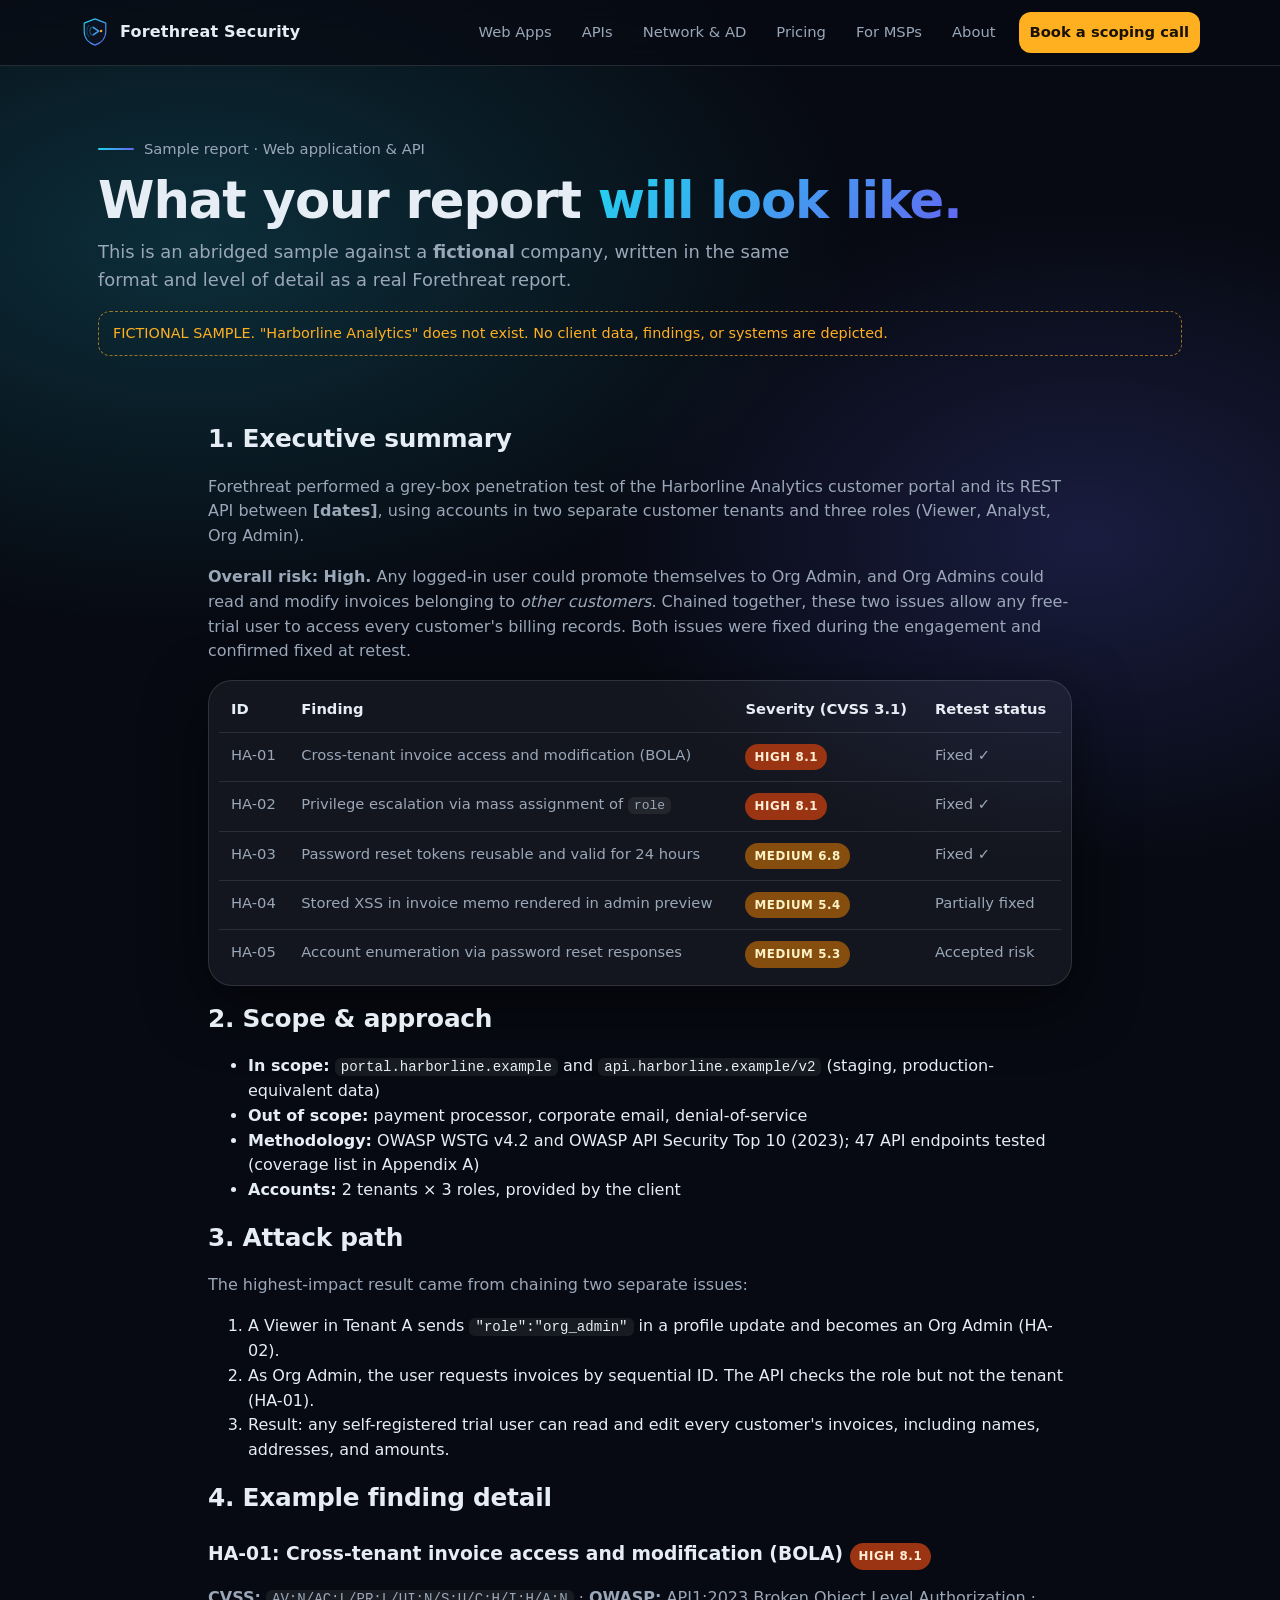
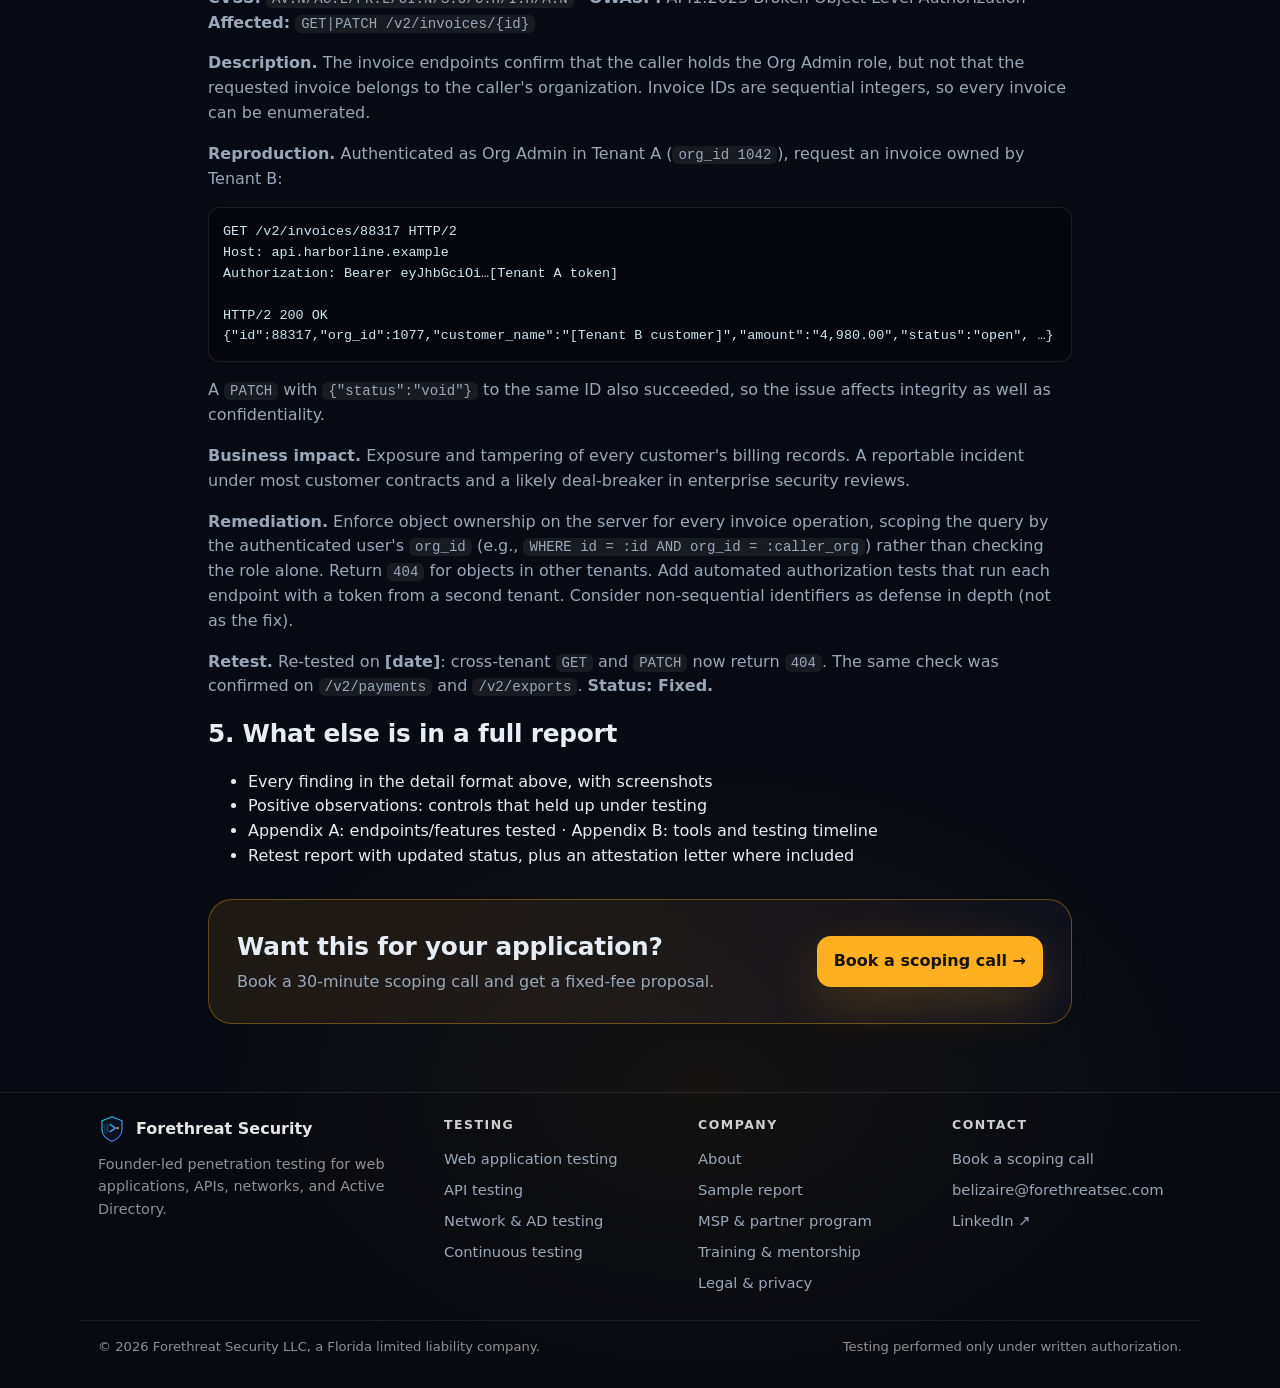
<file: sample-report.html>
<!DOCTYPE html>
<html lang="en">
<head>
  <meta charset="UTF-8" />
  <meta name="viewport" content="width=device-width, initial-scale=1.0" />
  <meta http-equiv="Content-Security-Policy" content="default-src 'self'; script-src 'self' https://plausible.io https://static.cloudflareinsights.com https://challenges.cloudflare.com; frame-src https://challenges.cloudflare.com; connect-src 'self' https://challenges.cloudflare.com https://formspree.io https://api.web3forms.com https://plausible.io https://cloudflareinsights.com; img-src 'self' data:; style-src 'self' 'unsafe-inline'; font-src 'self'; base-uri 'self'; object-src 'none'; form-action 'self' https://formspree.io https://api.web3forms.com; upgrade-insecure-requests" />
  <meta name="referrer" content="strict-origin-when-cross-origin" />
  <title>Sample Penetration Test Report (Web App & API) | Forethreat Security</title>
  <meta name="description" content="A sample Forethreat penetration test report against a fictional SaaS application: executive summary, scope, CVSS-rated findings, an attack-path narrative, reproduction steps, remediation, and retest status." />
  <meta name="robots" content="index,follow" />
  <link rel="canonical" href="https://forethreatsec.com/sample-report.html" />
  <meta property="og:type" content="website" />
  <meta property="og:site_name" content="Forethreat Security" />
  <meta property="og:title" content="Sample Penetration Test Report (Web App & API) | Forethreat Security" />
  <meta property="og:description" content="A sample Forethreat penetration test report against a fictional SaaS application: executive summary, scope, CVSS-rated findings, an attack-path narrative, reproduction steps, remediation, and retest status." />
  <meta property="og:url" content="https://forethreatsec.com/sample-report.html" />
  <meta name="twitter:card" content="summary_large_image" />
  <meta property="og:image" content="https://forethreatsec.com/assets/og-image.jpg" />
  <meta property="og:image:width" content="1200" />
  <meta property="og:image:height" content="630" />
  <meta property="og:image:alt" content="Forethreat Security: penetration testing for web apps, APIs, networks, and Active Directory" />
  <meta name="twitter:image" content="https://forethreatsec.com/assets/og-image.jpg" />
  <meta name="theme-color" content="#070A12" />
  <link rel="icon" href="/assets/logo.svg" type="image/svg+xml" />
  <link rel="icon" href="/assets/favicon-32.png" type="image/png" sizes="32x32" />
  <link rel="apple-touch-icon" href="/assets/apple-touch-icon.png" />
  <link rel="stylesheet" href="/style.css" />
  <script src="/assets/site.js" defer></script>
</head>
<body>
<a class="skip" href="#main">Skip to content</a>
<div class="nav">
  <div class="wrap nav-inner">
    <a class="brand" href="/"><img src="/assets/logo.svg" alt="" width="30" height="30" /><span>Forethreat Security</span></a>
    <button class="nav-toggle" type="button" aria-expanded="false" aria-controls="nav-links">Menu</button>
    <nav class="nav-links" id="nav-links" aria-label="Main">
      <a href="/web-application-penetration-testing.html">Web Apps</a>
      <a href="/api-penetration-testing.html">APIs</a>
      <a href="/network-penetration-testing.html">Network &amp; AD</a>
      <a href="/pricing.html">Pricing</a>
      <a href="/partners.html">For MSPs</a>
      <a href="/about.html">About</a>
      <a class="nav-cta" href="/contact.html" data-track="CTA: Nav Scoping Call">Book a scoping call</a>
    </nav>
  </div>
</div>
<header class="hero simple" style="padding-bottom:16px;">
  <div class="wrap">
    <div class="eyebrow"><div class="line"></div><div>Sample report · Web application &amp; API</div></div>
    <h1>What your report <span>will look like.</span></h1>
    <p class="sub">This is an abridged sample against a <b>fictional</b> company, written in the same format and level of detail as a real Forethreat report.</p>
    <p class="stamp">FICTIONAL SAMPLE. "Harborline Analytics" does not exist. No client data, findings, or systems are depicted.</p>
  </div>
</header>

<main id="main">
<section>
  <div class="wrap report text" style="max-width:900px;">
    <h2>1. Executive summary</h2>
    <p>Forethreat performed a grey-box penetration test of the Harborline Analytics customer portal and its REST API between <b>[dates]</b>, using accounts in two separate customer tenants and three roles (Viewer, Analyst, Org Admin).</p>
    <p><b>Overall risk: High.</b> Any logged-in user could promote themselves to Org Admin, and Org Admins could read and modify invoices belonging to <em>other customers</em>.
      Chained together, these two issues allow any free-trial user to access every customer's billing records. Both issues were fixed during the engagement and confirmed fixed at retest.</p>
    <div class="card" style="margin:14px 0;"><div class="card-body" style="padding:6px 10px;overflow-x:auto;">
      <table class="tbl">
        <thead><tr><th>ID</th><th>Finding</th><th>Severity (CVSS 3.1)</th><th>Retest status</th></tr></thead>
        <tbody>
          <tr><td>HA-01</td><td>Cross-tenant invoice access and modification (BOLA)</td><td><span class="sev high">HIGH 8.1</span></td><td>Fixed ✓</td></tr>
          <tr><td>HA-02</td><td>Privilege escalation via mass assignment of <code>role</code></td><td><span class="sev high">HIGH 8.1</span></td><td>Fixed ✓</td></tr>
          <tr><td>HA-03</td><td>Password reset tokens reusable and valid for 24 hours</td><td><span class="sev med">MEDIUM 6.8</span></td><td>Fixed ✓</td></tr>
          <tr><td>HA-04</td><td>Stored XSS in invoice memo rendered in admin preview</td><td><span class="sev med">MEDIUM 5.4</span></td><td>Partially fixed</td></tr>
          <tr><td>HA-05</td><td>Account enumeration via password reset responses</td><td><span class="sev med">MEDIUM 5.3</span></td><td>Accepted risk</td></tr>
        </tbody>
      </table>
    </div></div>

    <h2>2. Scope &amp; approach</h2>
    <ul>
      <li><b>In scope:</b> <code>portal.harborline.example</code> and <code>api.harborline.example/v2</code> (staging, production-equivalent data)</li>
      <li><b>Out of scope:</b> payment processor, corporate email, denial-of-service</li>
      <li><b>Methodology:</b> OWASP WSTG v4.2 and OWASP API Security Top 10 (2023); 47 API endpoints tested (coverage list in Appendix A)</li>
      <li><b>Accounts:</b> 2 tenants × 3 roles, provided by the client</li>
    </ul>

    <h2>3. Attack path</h2>
    <p>The highest-impact result came from chaining two separate issues:</p>
    <ol>
      <li>A Viewer in Tenant A sends <code>"role":"org_admin"</code> in a profile update and becomes an Org Admin (HA-02).</li>
      <li>As Org Admin, the user requests invoices by sequential ID. The API checks the role but not the tenant (HA-01).</li>
      <li>Result: any self-registered trial user can read and edit every customer's invoices, including names, addresses, and amounts.</li>
    </ol>

    <h2>4. Example finding detail</h2>
    <h3>HA-01: Cross-tenant invoice access and modification (BOLA) <span class="sev high">HIGH 8.1</span></h3>
    <p><b>CVSS:</b> <code>AV:N/AC:L/PR:L/UI:N/S:U/C:H/I:H/A:N</code> · <b>OWASP:</b> API1:2023 Broken Object Level Authorization · <b>Affected:</b> <code>GET|PATCH /v2/invoices/{id}</code></p>
    <p><b>Description.</b> The invoice endpoints confirm that the caller holds the Org Admin role, but not that the requested invoice belongs to the caller's organization. Invoice IDs are sequential integers, so every invoice can be enumerated.</p>
    <p><b>Reproduction.</b> Authenticated as Org Admin in Tenant A (<code>org_id 1042</code>), request an invoice owned by Tenant B:</p>
<pre>GET /v2/invoices/88317 HTTP/2
Host: api.harborline.example
Authorization: Bearer eyJhbGciOi…[Tenant A token]

HTTP/2 200 OK
{"id":88317,"org_id":1077,"customer_name":"[Tenant B customer]","amount":"4,980.00","status":"open", …}</pre>
    <p>A <code>PATCH</code> with <code>{"status":"void"}</code> to the same ID also succeeded, so the issue affects integrity as well as confidentiality.</p>
    <p><b>Business impact.</b> Exposure and tampering of every customer's billing records. A reportable incident under most customer contracts and a likely deal-breaker in enterprise security reviews.</p>
    <p><b>Remediation.</b> Enforce object ownership on the server for every invoice operation, scoping the query by the authenticated user's <code>org_id</code> (e.g., <code>WHERE id = :id AND org_id = :caller_org</code>) rather than checking the role alone.
      Return <code>404</code> for objects in other tenants. Add automated authorization tests that run each endpoint with a token from a second tenant. Consider non-sequential identifiers as defense in depth (not as the fix).</p>
    <p><b>Retest.</b> Re-tested on <b>[date]</b>: cross-tenant <code>GET</code> and <code>PATCH</code> now return <code>404</code>. The same check was confirmed on <code>/v2/payments</code> and <code>/v2/exports</code>. <b>Status: Fixed.</b></p>

    <h2>5. What else is in a full report</h2>
    <ul>
      <li>Every finding in the detail format above, with screenshots</li>
      <li>Positive observations: controls that held up under testing</li>
      <li>Appendix A: endpoints/features tested · Appendix B: tools and testing timeline</li>
      <li>Retest report with updated status, plus an attestation letter where included</li>
    </ul>

    <div class="ctaband" style="margin-top:30px;">
      <div><h2>Want this for your application?</h2><p>Book a 30-minute scoping call and get a fixed-fee proposal.</p></div>
      <div class="cta"><a class="btn signal" href="contact.html" data-track="CTA: Sample Report Scoping Call">Book a scoping call →</a></div>
    </div>
  </div>
</section>
</main>

<footer class="foot">
  <div class="wrap foot-cols">
    <div>
      <div style="display:flex; align-items:center; gap:10px; margin-bottom:10px;">
        <img src="/assets/logo.svg" alt="" width="28" height="28" />
        <div style="font-weight:700;color:rgba(255,255,255,.9);">Forethreat Security</div>
      </div>
      <div style="font-size:.9rem; max-width:34ch;">Founder-led penetration testing for web applications, APIs, networks, and Active Directory.</div>
    </div>
    <div>
      <h4>Testing</h4>
      <a href="/web-application-penetration-testing.html">Web application testing</a>
      <a href="/api-penetration-testing.html">API testing</a>
      <a href="/network-penetration-testing.html">Network &amp; AD testing</a>
      <a href="/pricing.html#retainers">Continuous testing</a>
    </div>
    <div>
      <h4>Company</h4>
      <a href="/about.html">About</a>
      <a href="/sample-report.html">Sample report</a>
      <a href="/partners.html">MSP &amp; partner program</a>
      <a href="/training.html">Training &amp; mentorship</a>
      <a href="/legal.html">Legal &amp; privacy</a>
    </div>
    <div>
      <h4>Contact</h4>
      <a href="/contact.html">Book a scoping call</a>
      <a href="mailto:belizaire@forethreatsec.com">belizaire@forethreatsec.com</a>
      <a href="https://www.linkedin.com/in/belizaireb" target="_blank" rel="noopener">LinkedIn ↗</a>
    </div>
  </div>
  <div class="wrap foot-bottom">
    <span>© <span id="yr">2026</span> Forethreat Security LLC, a Florida limited liability company.</span>
    <span>Testing performed only under written authorization.</span>
  </div>
</footer>
</body>
</html>
</file>
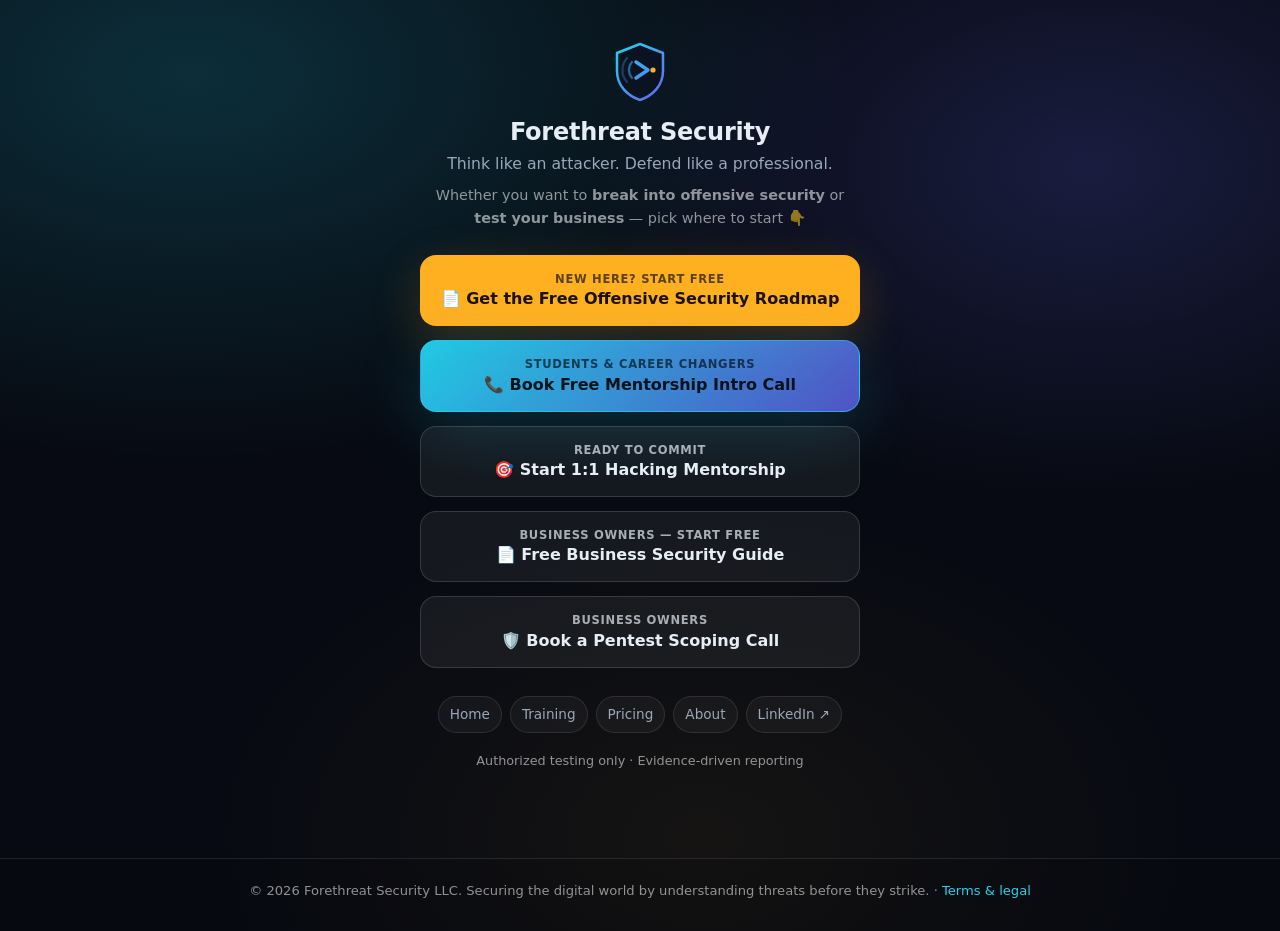
<file: start.html>
<!DOCTYPE html>
<html lang="en">
<head>
  <meta charset="UTF-8" />
  <meta name="viewport" content="width=device-width, initial-scale=1.0" />
  <meta name="description" content="Start here — Forethreat Security. Download the free Offensive Security Roadmap, book a free mentorship intro call, start 1:1 ethical hacking mentorship, or book a penetration testing scoping call." />
  <meta name="robots" content="noindex,follow" />
  <meta property="og:title" content="Start Here — Forethreat Security" />
  <meta property="og:description" content="Free Offensive Security Roadmap + 1:1 ethical hacking mentorship and offensive security testing. Pick where to start 👇" />
  <meta property="og:type" content="website" />
  <title>Start Here — Forethreat</title>
  <link rel="icon" href="assets/logo.svg" type="image/svg+xml" />
  <link rel="apple-touch-icon" href="/assets/apple-touch-icon.png" />
  <meta property="og:image" content="https://forethreatsec.com/assets/og-image.jpg" />
  <link rel="stylesheet" href="style.css" />
  <style>
    /* Link-in-bio layout — mobile-first, centered, minimal */
    body{ min-height:100vh; display:flex; flex-direction:column; }
    .start{ flex:1; display:flex; align-items:center; justify-content:center; padding:40px 18px; }
    .start-card{ width:100%; max-width:440px; text-align:center; }
    .start-logo{ width:64px; height:64px; margin:0 auto 16px; display:block; }
    .start-name{ font-size:1.5rem; font-weight:800; letter-spacing:-.01em; margin:0 0 6px; }
    .start-tag{ color:var(--muted); margin:0 0 8px; font-size:.98rem; }
    .start-sub{ color:var(--muted2); font-size:.9rem; margin:0 0 26px; }
    .start-buttons{ display:flex; flex-direction:column; gap:14px; }
    .start-buttons .btn{ width:100%; justify-content:center; padding:16px 18px; font-size:1rem; border-radius:16px; }
    .btn-eyebrow{ display:block; font-size:.72rem; font-weight:700; letter-spacing:.06em; text-transform:uppercase; opacity:.7; }
    .btn-stack{ display:flex; flex-direction:column; gap:3px; align-items:center; line-height:1.25; }
    .start-foot{ margin-top:28px; display:flex; flex-wrap:wrap; gap:8px; justify-content:center; }
    .start-foot a{ font-size:.85rem; color:var(--muted); padding:7px 11px; border-radius:999px; border:1px solid rgba(255,255,255,.10); background:rgba(255,255,255,.04); }
    .start-foot a:hover{ color:var(--text); }
    .start-note{ margin-top:18px; color:var(--muted2); font-size:.8rem; }
  </style>
</head>
<body>
  <main class="start">
    <div class="start-card">
      <img class="start-logo" src="assets/logo.svg" alt="Forethreat" />
      <h1 class="start-name">Forethreat Security</h1>
      <p class="start-tag">Think like an attacker. Defend like a professional.</p>
      <p class="start-sub">Whether you want to <strong>break into offensive security</strong> or <strong>test your business</strong> — pick where to start 👇</p>

      <div class="start-buttons">
        <a class="btn signal" href="roadmap.pdf" target="_blank" rel="noopener" download>
          <span class="btn-stack">
            <span class="btn-eyebrow">New here? Start free</span>
            <span>📄 Get the Free Offensive Security Roadmap</span>
          </span>
        </a>

        <a class="btn primary" href="https://calendar.app.google/R3P8w9hY9GTtchQi7" target="_blank" rel="noopener">
          <span class="btn-stack">
            <span class="btn-eyebrow">Students &amp; career changers</span>
            <span>📞 Book Free Mentorship Intro Call</span>
          </span>
        </a>

        <a class="btn" href="training.html">
          <span class="btn-stack">
            <span class="btn-eyebrow">Ready to commit</span>
            <span>🎯 Start 1:1 Hacking Mentorship</span>
          </span>
        </a>

        <a class="btn" href="business-security-guide.pdf" target="_blank" rel="noopener" download>
          <span class="btn-stack">
            <span class="btn-eyebrow">Business owners — start free</span>
            <span>📄 Free Business Security Guide</span>
          </span>
        </a>

        <a class="btn" href="contact.html" data-track="CTA: Start Page Scoping Call">
          <span class="btn-stack">
            <span class="btn-eyebrow">Business owners</span>
            <span>🛡️ Book a Pentest Scoping Call</span>
          </span>
        </a>
      </div>

      <div class="start-foot">
        <a href="index.html">Home</a>
        <a href="training.html">Training</a>
        <a href="pricing.html">Pricing</a>
        <a href="about.html">About</a>
        <a href="https://www.linkedin.com/in/belizaireb" target="_blank" rel="noopener">LinkedIn ↗</a>
      </div>

      <p class="start-note">Authorized testing only · Evidence-driven reporting</p>
    </div>
  </main>

  <footer class="foot">
    <div class="wrap" style="text-align:center;font-size:.82rem;color:var(--muted2);">
      © <span id="yr">2026</span> Forethreat Security LLC. Securing the digital world by understanding threats before they strike. ·
      <a href="legal.html" class="accent">Terms &amp; legal</a>
    </div>
  </footer>
  <script src="assets/site.js" defer></script>
</body>
</html>
</file>
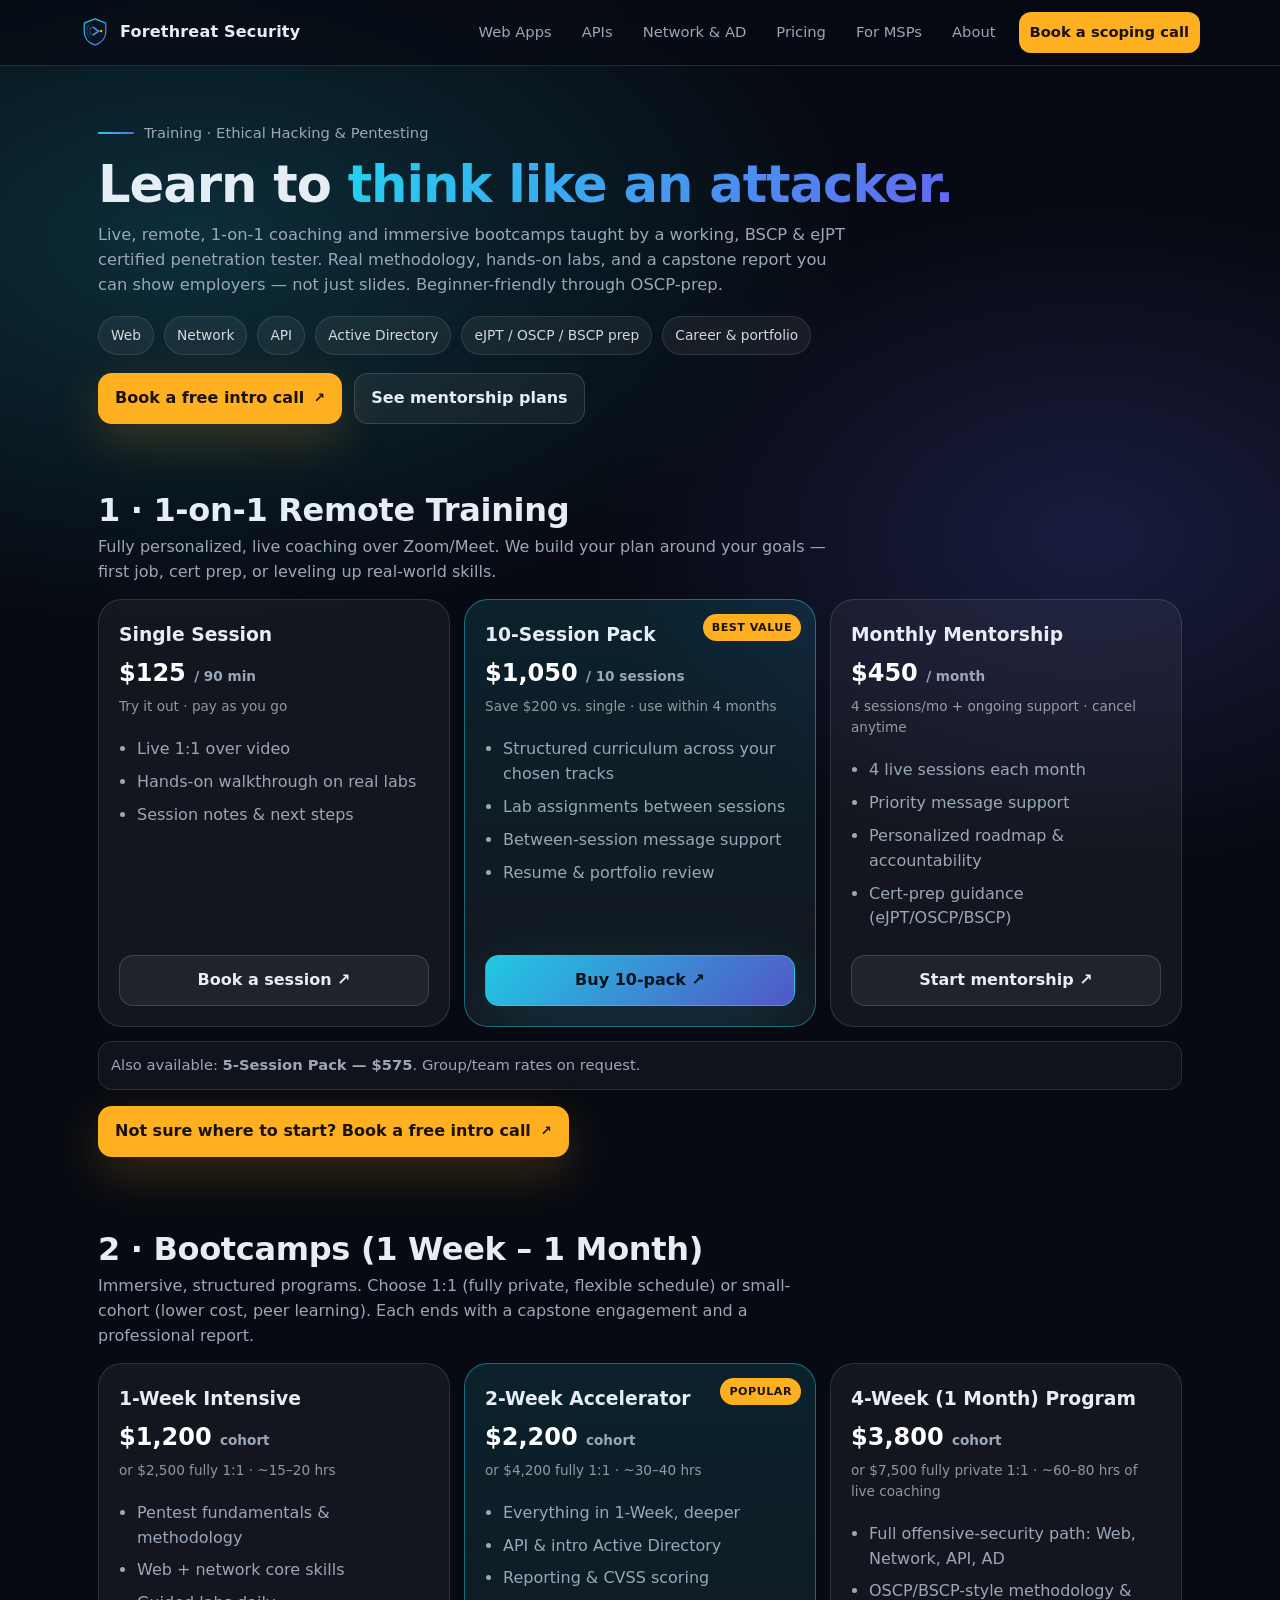
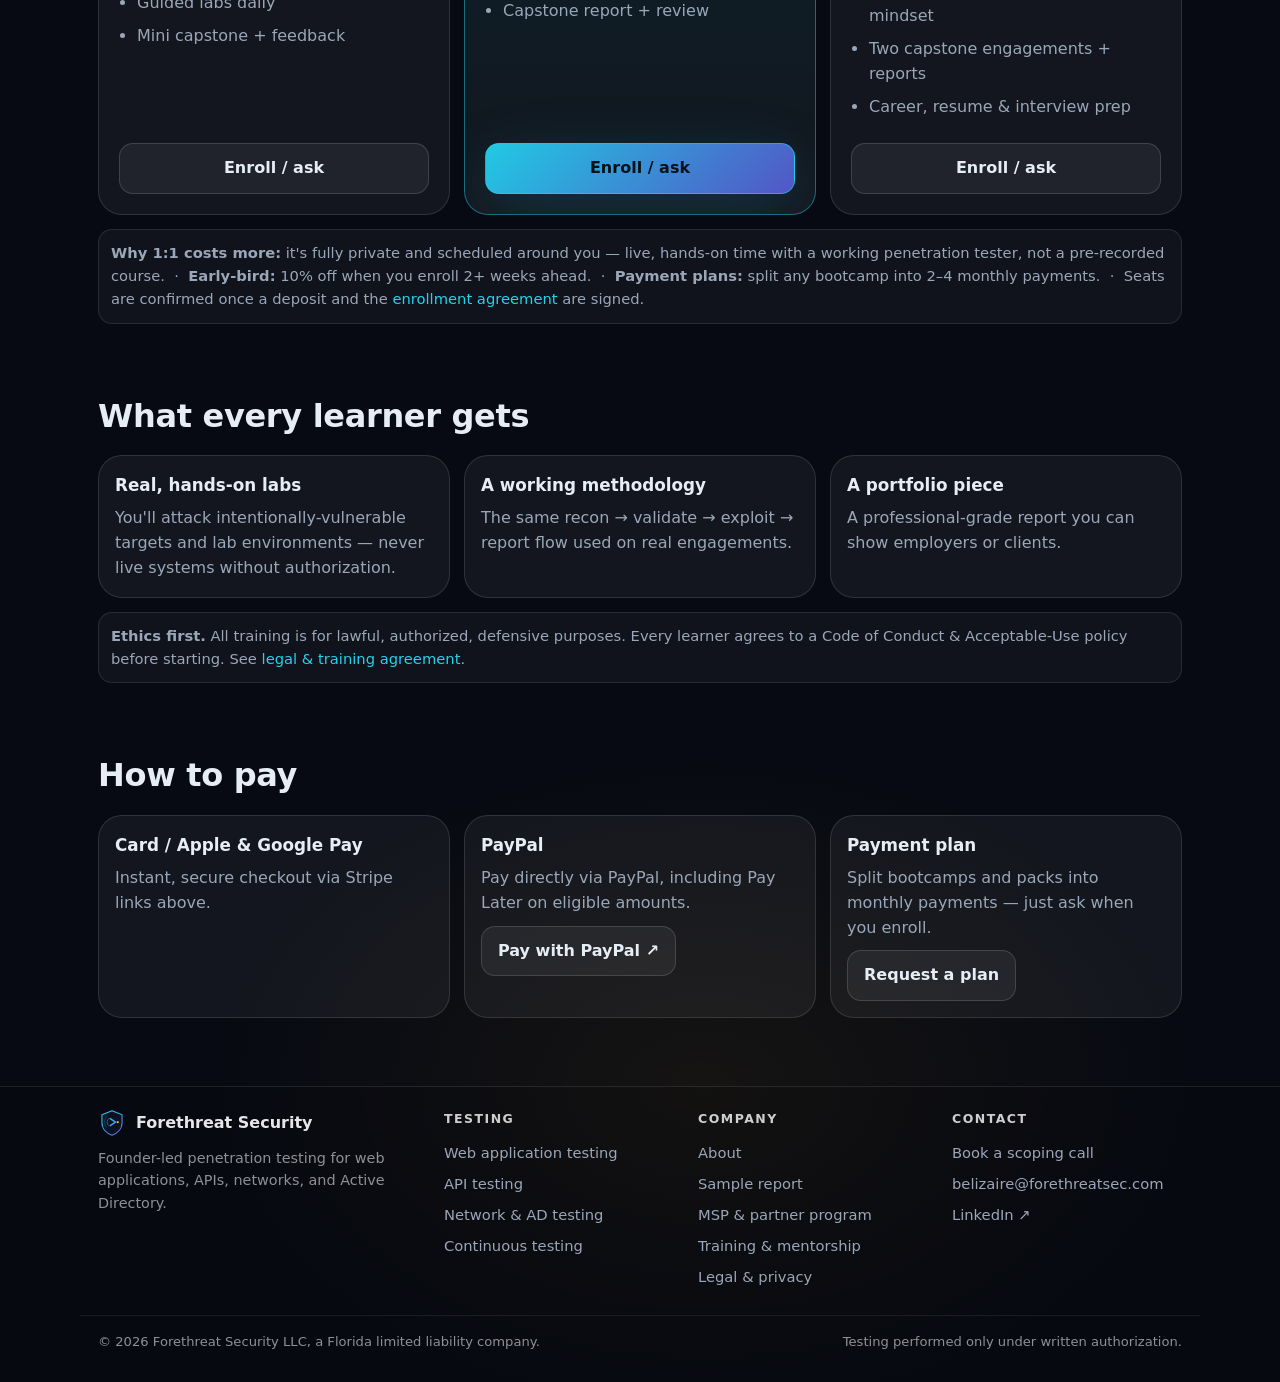
<file: training.html>
<!DOCTYPE html>
<html lang="en">
<head>
  <meta charset="UTF-8" />
  <meta name="viewport" content="width=device-width, initial-scale=1.0" />
  <meta http-equiv="Content-Security-Policy" content="default-src 'self'; script-src 'self' https://plausible.io https://static.cloudflareinsights.com https://challenges.cloudflare.com; frame-src https://challenges.cloudflare.com; connect-src 'self' https://challenges.cloudflare.com https://formspree.io https://api.web3forms.com https://plausible.io https://cloudflareinsights.com; img-src 'self' data:; style-src 'self' 'unsafe-inline'; font-src 'self'; base-uri 'self'; object-src 'none'; form-action 'self' https://formspree.io https://api.web3forms.com; upgrade-insecure-requests" />
  <meta name="referrer" content="strict-origin-when-cross-origin" />
  <title>Offensive Security Training & 1-on-1 Pentest Mentorship | Forethreat Security</title>
  <meta name="description" content="Live 1-on-1 penetration testing mentorship and bootcamps taught by a BSCP and eJPT certified penetration tester. Hands-on labs, real methodology, and eJPT/BSCP/OSCP prep." />
  <meta name="robots" content="index,follow" />
  <link rel="canonical" href="https://forethreatsec.com/training.html" />
  <meta property="og:type" content="website" />
  <meta property="og:site_name" content="Forethreat Security" />
  <meta property="og:title" content="Offensive Security Training & 1-on-1 Pentest Mentorship | Forethreat Security" />
  <meta property="og:description" content="Live 1-on-1 penetration testing mentorship and bootcamps taught by a BSCP and eJPT certified penetration tester. Hands-on labs, real methodology, and eJPT/BSCP/OSCP prep." />
  <meta property="og:url" content="https://forethreatsec.com/training.html" />
  <meta name="twitter:card" content="summary_large_image" />
  <meta property="og:image" content="https://forethreatsec.com/assets/og-image.jpg" />
  <meta property="og:image:width" content="1200" />
  <meta property="og:image:height" content="630" />
  <meta property="og:image:alt" content="Forethreat Security: penetration testing for web apps, APIs, networks, and Active Directory" />
  <meta name="twitter:image" content="https://forethreatsec.com/assets/og-image.jpg" />
  <meta name="theme-color" content="#070A12" />
  <link rel="icon" href="/assets/logo.svg" type="image/svg+xml" />
  <link rel="icon" href="/assets/favicon-32.png" type="image/png" sizes="32x32" />
  <link rel="apple-touch-icon" href="/assets/apple-touch-icon.png" />
  <link rel="stylesheet" href="/style.css" />
  <script src="/assets/site.js" defer></script>
</head>
<body>
<a class="skip" href="#main">Skip to content</a>
<div class="nav">
  <div class="wrap nav-inner">
    <a class="brand" href="/"><img src="/assets/logo.svg" alt="" width="30" height="30" /><span>Forethreat Security</span></a>
    <button class="nav-toggle" type="button" aria-expanded="false" aria-controls="nav-links">Menu</button>
    <nav class="nav-links" id="nav-links" aria-label="Main">
      <a href="/web-application-penetration-testing.html">Web Apps</a>
      <a href="/api-penetration-testing.html">APIs</a>
      <a href="/network-penetration-testing.html">Network &amp; AD</a>
      <a href="/pricing.html">Pricing</a>
      <a href="/partners.html">For MSPs</a>
      <a href="/about.html">About</a>
      <a class="nav-cta" href="/contact.html" data-track="CTA: Nav Scoping Call">Book a scoping call</a>
    </nav>
  </div>
</div>
  <header class="hero">
    <div class="wrap">
      <div class="eyebrow"><div class="line"></div><div>Training · Ethical Hacking &amp; Pentesting</div></div>
      <h1>Learn to <span>think like an attacker.</span></h1>
      <p class="sub" style="max-width:72ch;">Live, remote, 1-on-1 coaching and immersive bootcamps taught by a working, BSCP &amp; eJPT certified penetration tester. Real methodology, hands-on labs, and a capstone report you can show employers — not just slides. Beginner-friendly through OSCP-prep.</p>
      <div class="chips">
        <span class="chip">Web</span><span class="chip">Network</span><span class="chip">API</span><span class="chip">Active Directory</span><span class="chip">eJPT / OSCP / BSCP prep</span><span class="chip">Career &amp; portfolio</span>
      </div>
      <div class="cta">
        <a class="btn signal" href="https://calendar.app.google/R3P8w9hY9GTtchQi7" target="_blank" rel="noopener">Book a free intro call <small>↗</small></a>
        <a class="btn" href="#oneonone">See mentorship plans</a>
      </div>
    </div>
  </header>
<main id="main">

  <!-- 1-ON-1 -->
  <section id="oneonone">
    <div class="wrap">
      <div class="section-head"><div><h2>1 · 1-on-1 Remote Training</h2><p class="lead">Fully personalized, live coaching over Zoom/Meet. We build your plan around your goals — first job, cert prep, or leveling up real-world skills.</p></div></div>
      <div class="price-row">
        <div class="price">
          <h3>Single Session</h3>
          <p class="from">$125 <small>/ 90 min</small></p>
          <p class="note">Try it out · pay as you go</p>
          <ul><li>Live 1:1 over video</li><li>Hands-on walkthrough on real labs</li><li>Session notes &amp; next steps</li></ul>
          <a class="btn" href="https://buy.stripe.com/cNifZhgws99Lgi5d7o2VG0u" target="_blank" rel="noopener">Book a session ↗</a>
        </div>
        <div class="price pop">
          <span class="badge">BEST VALUE</span>
          <h3>10-Session Pack</h3>
          <p class="from">$1,050 <small>/ 10 sessions</small></p>
          <p class="note">Save $200 vs. single · use within 4 months</p>
          <ul><li>Structured curriculum across your chosen tracks</li><li>Lab assignments between sessions</li><li>Between-session message support</li><li>Resume &amp; portfolio review</li></ul>
          <a class="btn primary" href="https://buy.stripe.com/5kQ14ndkg0Df0j78R82VG0v" target="_blank" rel="noopener">Buy 10-pack ↗</a>
        </div>
        <div class="price">
          <h3>Monthly Mentorship</h3>
          <p class="from">$450 <small>/ month</small></p>
          <p class="note">4 sessions/mo + ongoing support · cancel anytime</p>
          <ul><li>4 live sessions each month</li><li>Priority message support</li><li>Personalized roadmap &amp; accountability</li><li>Cert-prep guidance (eJPT/OSCP/BSCP)</li></ul>
          <a class="btn" href="https://buy.stripe.com/3cIbJ16VS3Pre9XaZg2VG0w" target="_blank" rel="noopener">Start mentorship ↗</a>
        </div>
      </div>
      <div class="micro" style="margin-top:14px;">Also available: <strong>5-Session Pack — $575</strong>. Group/team rates on request.</div>
      <div class="cta" style="margin-top:16px;">
        <a class="btn signal" href="https://calendar.app.google/R3P8w9hY9GTtchQi7" target="_blank" rel="noopener">Not sure where to start? Book a free intro call <small>↗</small></a>
      </div>
    </div>
  </section>

  <!-- BOOTCAMPS -->
  <section id="bootcamps">
    <div class="wrap">
      <div class="section-head"><div><h2>2 · Bootcamps (1 Week – 1 Month)</h2><p class="lead">Immersive, structured programs. Choose 1:1 (fully private, flexible schedule) or small-cohort (lower cost, peer learning). Each ends with a capstone engagement and a professional report.</p></div></div>
      <div class="price-row">
        <div class="price">
          <h3>1-Week Intensive</h3>
          <p class="from">$1,200 <small>cohort</small></p>
          <p class="note">or $2,500 fully 1:1 · ~15–20 hrs</p>
          <ul><li>Pentest fundamentals &amp; methodology</li><li>Web + network core skills</li><li>Guided labs daily</li><li>Mini capstone + feedback</li></ul>
          <a class="btn" href="https://calendar.app.google/R3P8w9hY9GTtchQi7" target="_blank" rel="noopener">Enroll / ask</a>
        </div>
        <div class="price pop">
          <span class="badge">POPULAR</span>
          <h3>2-Week Accelerator</h3>
          <p class="from">$2,200 <small>cohort</small></p>
          <p class="note">or $4,200 fully 1:1 · ~30–40 hrs</p>
          <ul><li>Everything in 1-Week, deeper</li><li>API &amp; intro Active Directory</li><li>Reporting &amp; CVSS scoring</li><li>Capstone report + review</li></ul>
          <a class="btn primary" href="https://calendar.app.google/R3P8w9hY9GTtchQi7" target="_blank" rel="noopener">Enroll / ask</a>
        </div>
        <div class="price">
          <h3>4-Week (1 Month) Program</h3>
          <p class="from">$3,800 <small>cohort</small></p>
          <p class="note">or $7,500 fully private 1:1 · ~60–80 hrs of live coaching</p>
          <ul><li>Full offensive-security path: Web, Network, API, AD</li><li>OSCP/BSCP-style methodology &amp; mindset</li><li>Two capstone engagements + reports</li><li>Career, resume &amp; interview prep</li></ul>
          <a class="btn" href="https://calendar.app.google/R3P8w9hY9GTtchQi7" target="_blank" rel="noopener">Enroll / ask</a>
        </div>
      </div>
      <div class="micro" style="margin-top:14px;">
                <strong>Why 1:1 costs more:</strong> it's fully private and scheduled around you — live, hands-on time with a working penetration tester, not a pre-recorded course. &nbsp;·&nbsp;
        <strong>Early-bird:</strong> 10% off when you enroll 2+ weeks ahead. &nbsp;·&nbsp;
        <strong>Payment plans:</strong> split any bootcamp into 2–4 monthly payments. &nbsp;·&nbsp;
        Seats are confirmed once a deposit and the <a href="legal.html" class="accent">enrollment agreement</a> are signed.
      </div>
    </div>
  </section>

  <!-- WHAT YOU GET -->
  <section>
    <div class="wrap">
      <div class="section-head"><div><h2>What every learner gets</h2></div></div>
      <div class="grid3">
        <div class="svc"><h3>Real, hands-on labs</h3><p>You'll attack intentionally-vulnerable targets and lab environments — never live systems without authorization.</p></div>
        <div class="svc"><h3>A working methodology</h3><p>The same recon → validate → exploit → report flow used on real engagements.</p></div>
        <div class="svc"><h3>A portfolio piece</h3><p>A professional-grade report you can show employers or clients.</p></div>
      </div>
      <div class="micro" style="margin-top:14px;"><strong>Ethics first.</strong> All training is for lawful, authorized, defensive purposes. Every learner agrees to a Code of Conduct &amp; Acceptable-Use policy before starting. See <a href="legal.html" class="accent">legal &amp; training agreement</a>.</div>
    </div>
  </section>

  <!-- PAYMENT -->
  <section id="payment">
    <div class="wrap">
      <div class="section-head"><div><h2>How to pay</h2></div></div>
      <div class="grid3">
        <div class="svc"><h3>Card / Apple &amp; Google Pay</h3><p>Instant, secure checkout via Stripe links above.</p></div>
        <div class="svc"><h3>PayPal</h3><p>Pay directly via PayPal, including Pay Later on eligible amounts.</p>
          <div class="cta"><a class="btn" href="https://paypal.me/forethreatsec" target="_blank" rel="noopener">Pay with PayPal ↗</a></div></div>
        <div class="svc"><h3>Payment plan</h3><p>Split bootcamps and packs into monthly payments — just ask when you enroll.</p>
          <div class="cta"><a class="btn" href="https://calendar.app.google/R3P8w9hY9GTtchQi7" target="_blank" rel="noopener">Request a plan</a></div></div>
      </div>
    </div>
  </section>

</main>

<footer class="foot">
  <div class="wrap foot-cols">
    <div>
      <div style="display:flex; align-items:center; gap:10px; margin-bottom:10px;">
        <img src="/assets/logo.svg" alt="" width="28" height="28" />
        <div style="font-weight:700;color:rgba(255,255,255,.9);">Forethreat Security</div>
      </div>
      <div style="font-size:.9rem; max-width:34ch;">Founder-led penetration testing for web applications, APIs, networks, and Active Directory.</div>
    </div>
    <div>
      <h4>Testing</h4>
      <a href="/web-application-penetration-testing.html">Web application testing</a>
      <a href="/api-penetration-testing.html">API testing</a>
      <a href="/network-penetration-testing.html">Network &amp; AD testing</a>
      <a href="/pricing.html#retainers">Continuous testing</a>
    </div>
    <div>
      <h4>Company</h4>
      <a href="/about.html">About</a>
      <a href="/sample-report.html">Sample report</a>
      <a href="/partners.html">MSP &amp; partner program</a>
      <a href="/training.html">Training &amp; mentorship</a>
      <a href="/legal.html">Legal &amp; privacy</a>
    </div>
    <div>
      <h4>Contact</h4>
      <a href="/contact.html">Book a scoping call</a>
      <a href="mailto:belizaire@forethreatsec.com">belizaire@forethreatsec.com</a>
      <a href="https://www.linkedin.com/in/belizaireb" target="_blank" rel="noopener">LinkedIn ↗</a>
    </div>
  </div>
  <div class="wrap foot-bottom">
    <span>© <span id="yr">2026</span> Forethreat Security LLC, a Florida limited liability company.</span>
    <span>Testing performed only under written authorization.</span>
  </div>
</footer>
</body>
</html>
</file>
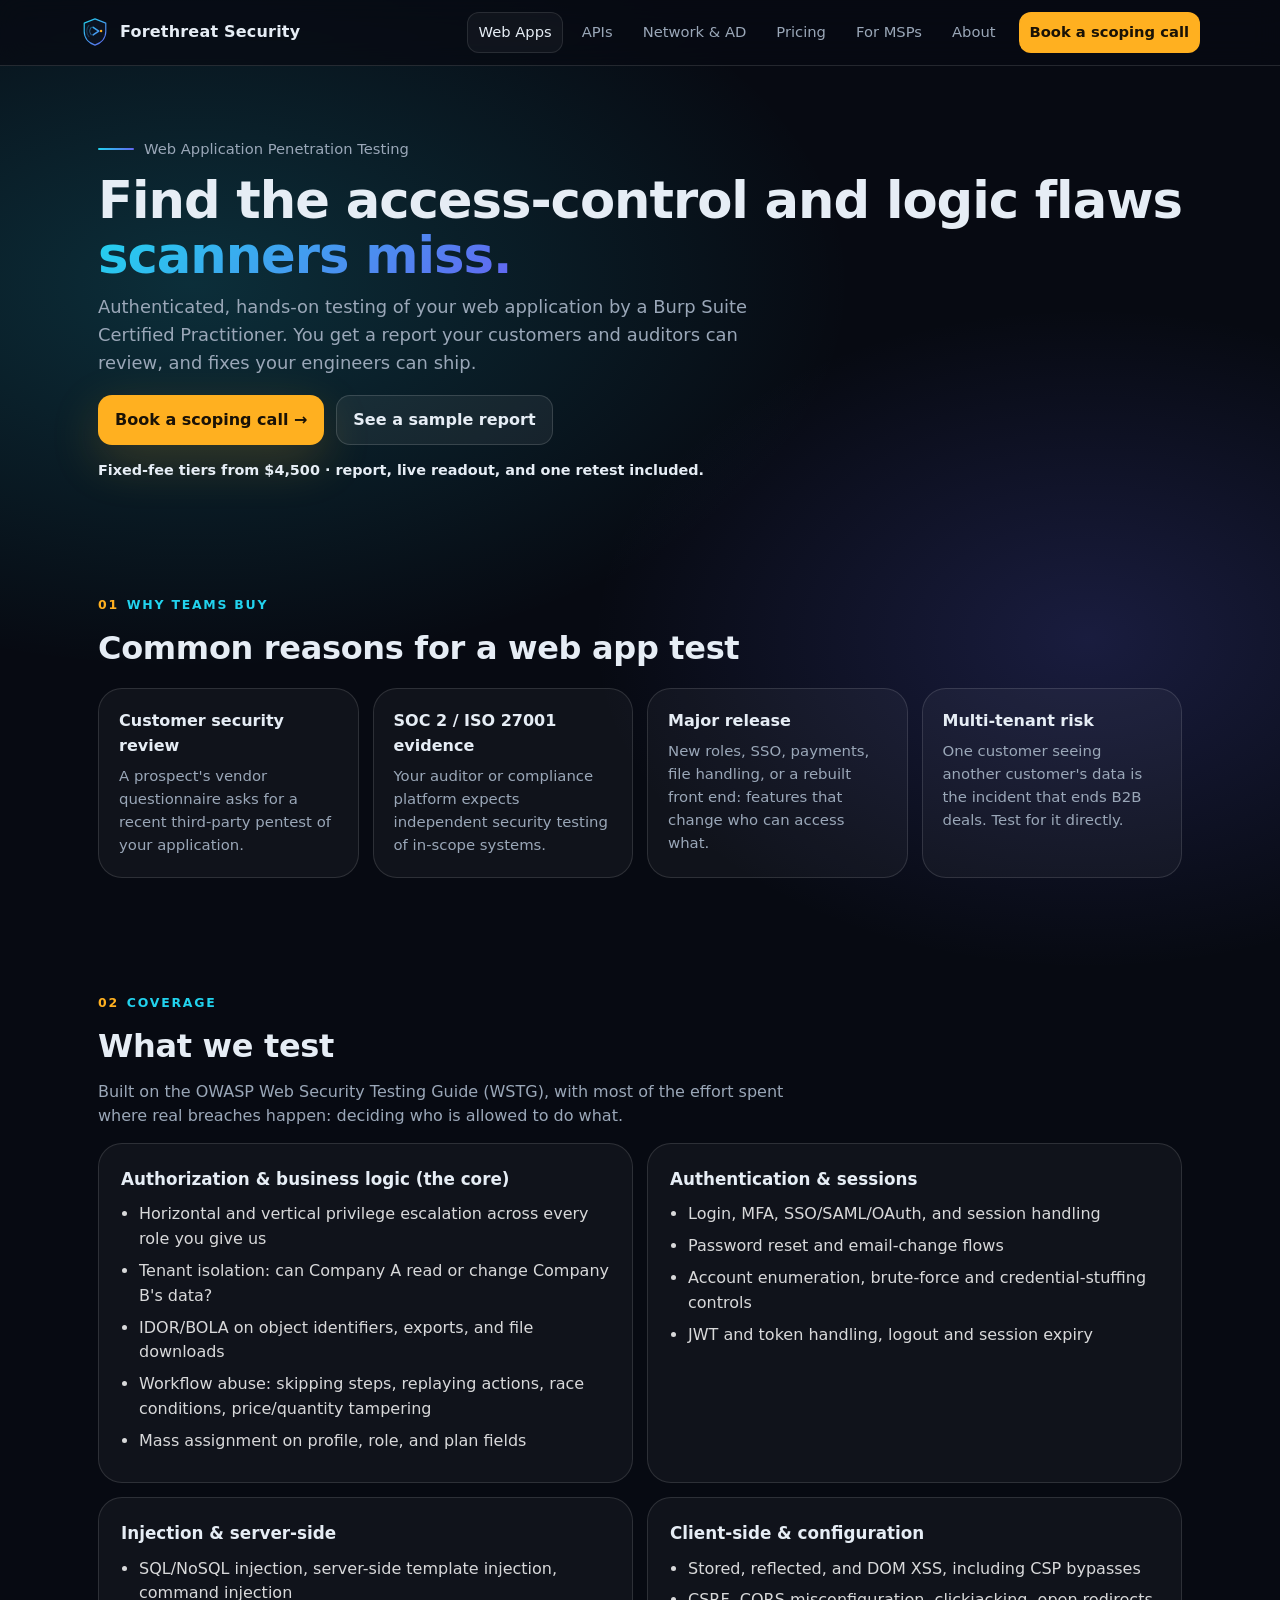
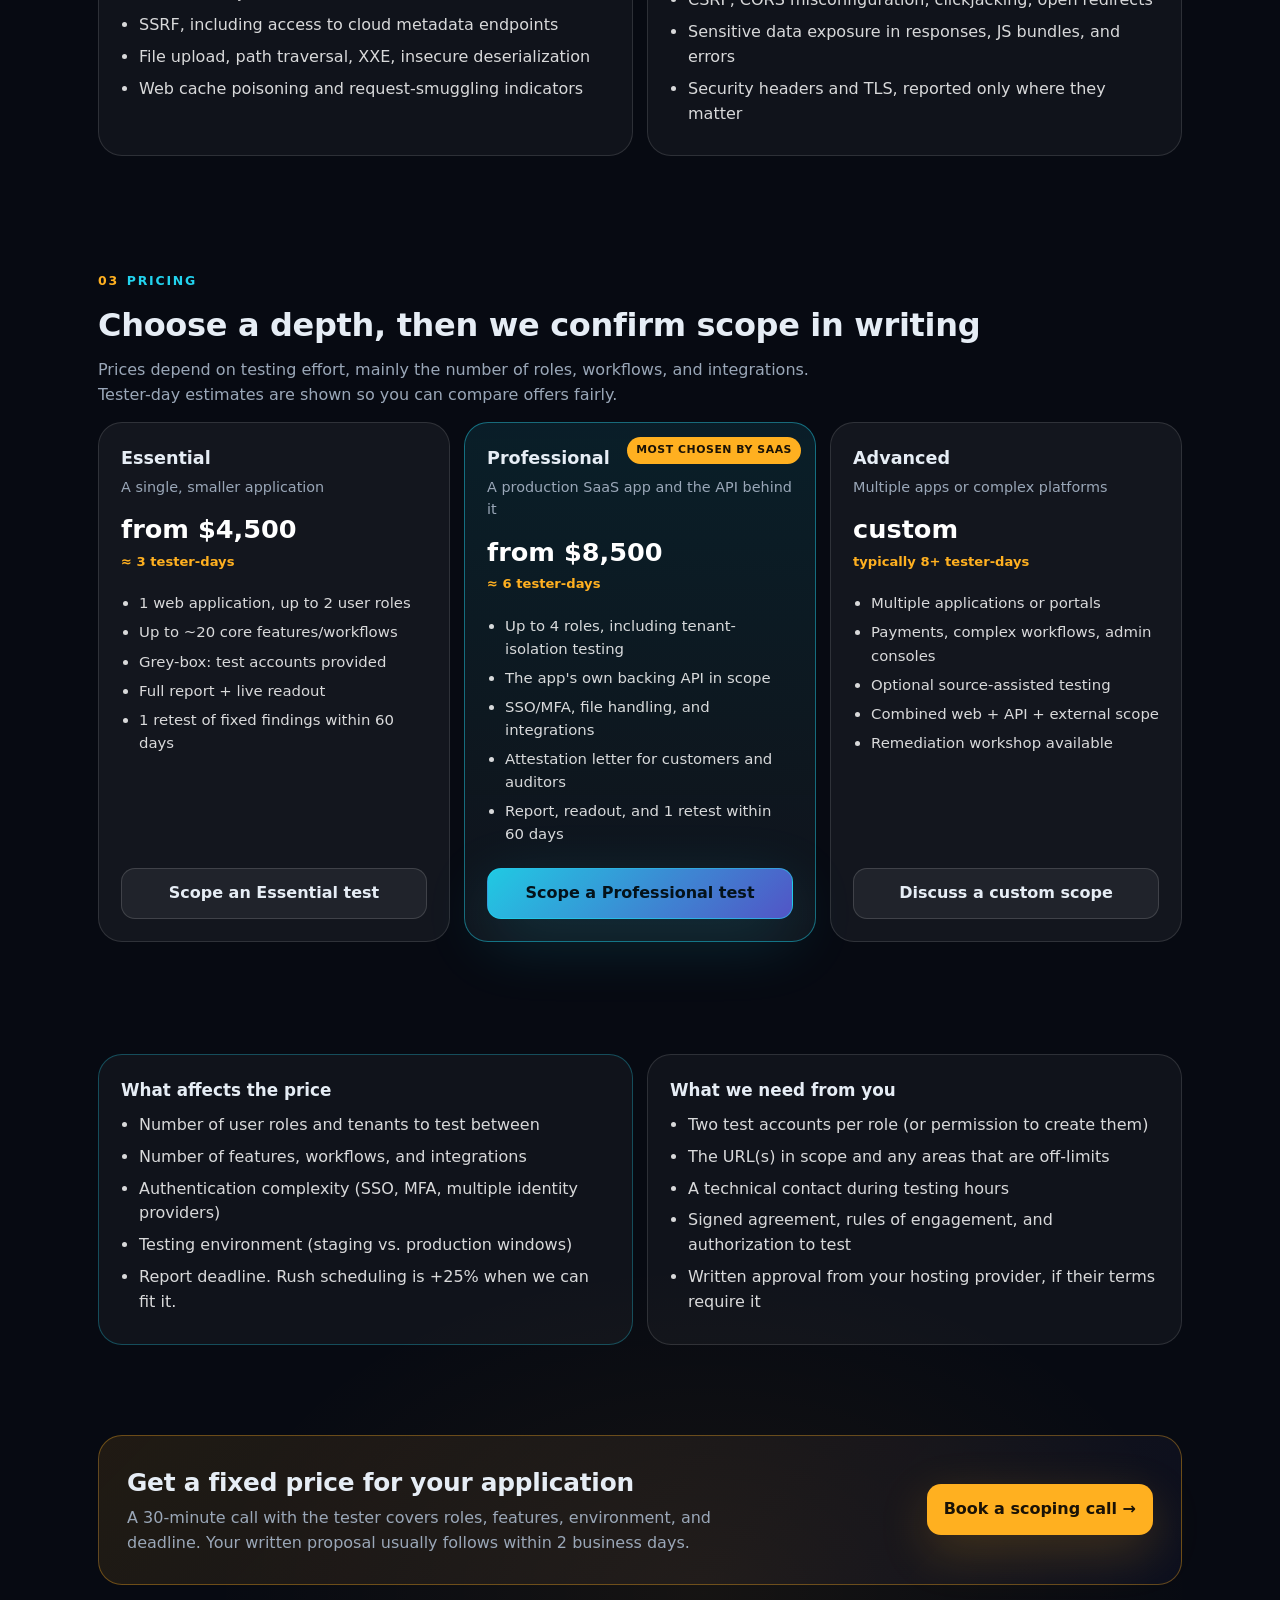
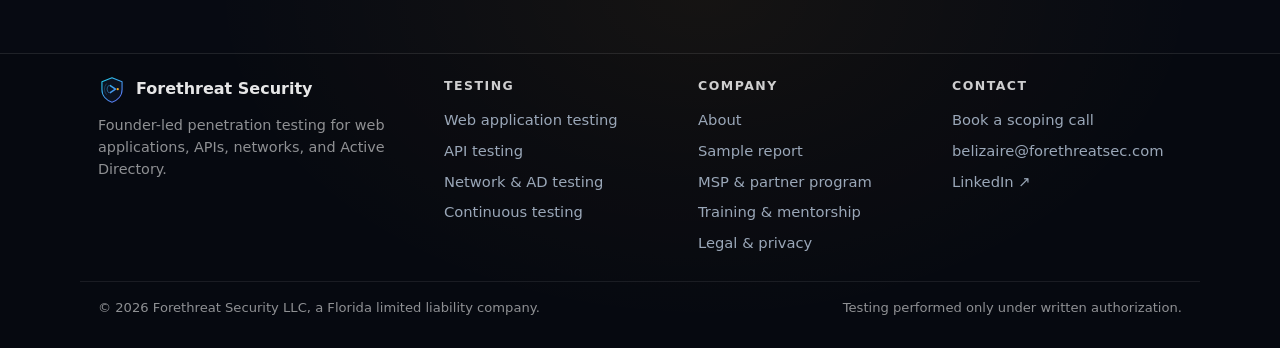
<file: web-application-penetration-testing.html>
<!DOCTYPE html>
<html lang="en">
<head>
  <meta charset="UTF-8" />
  <meta name="viewport" content="width=device-width, initial-scale=1.0" />
  <meta http-equiv="Content-Security-Policy" content="default-src 'self'; script-src 'self' https://plausible.io https://static.cloudflareinsights.com https://challenges.cloudflare.com; frame-src https://challenges.cloudflare.com; connect-src 'self' https://challenges.cloudflare.com https://formspree.io https://api.web3forms.com https://plausible.io https://cloudflareinsights.com; img-src 'self' data:; style-src 'self' 'unsafe-inline'; font-src 'self'; base-uri 'self'; object-src 'none'; form-action 'self' https://formspree.io https://api.web3forms.com; upgrade-insecure-requests" />
  <meta name="referrer" content="strict-origin-when-cross-origin" />
  <title>Web Application Penetration Testing Services | Forethreat Security</title>
  <meta name="description" content="Manual, authenticated web application penetration testing covering access control, authentication, business logic, and multi-tenant isolation. Fixed-fee tiers from $4,500 with report, readout, and retest." />
  <meta name="robots" content="index,follow" />
  <link rel="canonical" href="https://forethreatsec.com/web-application-penetration-testing.html" />
  <meta property="og:type" content="website" />
  <meta property="og:site_name" content="Forethreat Security" />
  <meta property="og:title" content="Web Application Penetration Testing Services | Forethreat Security" />
  <meta property="og:description" content="Manual, authenticated web application penetration testing covering access control, authentication, business logic, and multi-tenant isolation. Fixed-fee tiers from $4,500 with report, readout, and retest." />
  <meta property="og:url" content="https://forethreatsec.com/web-application-penetration-testing.html" />
  <meta name="twitter:card" content="summary_large_image" />
  <meta property="og:image" content="https://forethreatsec.com/assets/og-image.jpg" />
  <meta property="og:image:width" content="1200" />
  <meta property="og:image:height" content="630" />
  <meta property="og:image:alt" content="Forethreat Security: penetration testing for web apps, APIs, networks, and Active Directory" />
  <meta name="twitter:image" content="https://forethreatsec.com/assets/og-image.jpg" />
  <meta name="theme-color" content="#070A12" />
  <link rel="icon" href="/assets/logo.svg" type="image/svg+xml" />
  <link rel="icon" href="/assets/favicon-32.png" type="image/png" sizes="32x32" />
  <link rel="apple-touch-icon" href="/assets/apple-touch-icon.png" />
  <link rel="stylesheet" href="/style.css" />
  <script src="/assets/site.js" defer></script>
  <script type="application/ld+json">{"@context": "https://schema.org", "@type": "Service", "name": "Web Application Penetration Testing", "serviceType": "Penetration testing", "provider": {"@id": "https://forethreatsec.com/#org"}, "areaServed": "US", "url": "https://forethreatsec.com/web-application-penetration-testing.html"}</script>
</head>
<body>
<a class="skip" href="#main">Skip to content</a>
<div class="nav">
  <div class="wrap nav-inner">
    <a class="brand" href="/"><img src="/assets/logo.svg" alt="" width="30" height="30" /><span>Forethreat Security</span></a>
    <button class="nav-toggle" type="button" aria-expanded="false" aria-controls="nav-links">Menu</button>
    <nav class="nav-links" id="nav-links" aria-label="Main">
      <a href="/web-application-penetration-testing.html" class="active" aria-current="page">Web Apps</a>
      <a href="/api-penetration-testing.html">APIs</a>
      <a href="/network-penetration-testing.html">Network &amp; AD</a>
      <a href="/pricing.html">Pricing</a>
      <a href="/partners.html">For MSPs</a>
      <a href="/about.html">About</a>
      <a class="nav-cta" href="/contact.html" data-track="CTA: Nav Scoping Call">Book a scoping call</a>
    </nav>
  </div>
</div>
<header class="hero simple">
  <div class="wrap">
    <div class="eyebrow"><div class="line"></div><div>Web Application Penetration Testing</div></div>
    <h1>Find the access-control and logic flaws <span>scanners miss.</span></h1>
    <p class="sub">Authenticated, hands-on testing of your web application by a Burp Suite Certified Practitioner. You get a report your customers and auditors
      can review, and fixes your engineers can ship.</p>
    <div class="cta">
      <a class="btn signal" href="contact.html?service=web" data-track="CTA: Web Scoping Call">Book a scoping call →</a>
      <a class="btn" href="sample-report.html">See a sample report</a>
    </div>
    <p class="assure"><b>Fixed-fee tiers from $4,500 · report, live readout, and one retest included.</b></p>
  </div>
</header>

<main id="main">
<section class="roomy">
  <div class="wrap">
    <div class="section-head"><div><div class="kicker"><span class="num">01</span>Why teams buy</div><h2>Common reasons for a web app test</h2></div></div>
    <div class="triggers">
      <div class="trigger"><h3>Customer security review</h3><p>A prospect's vendor questionnaire asks for a recent third-party pentest of your application.</p></div>
      <div class="trigger"><h3>SOC 2 / ISO 27001 evidence</h3><p>Your auditor or compliance platform expects independent security testing of in-scope systems.</p></div>
      <div class="trigger"><h3>Major release</h3><p>New roles, SSO, payments, file handling, or a rebuilt front end: features that change who can access what.</p></div>
      <div class="trigger"><h3>Multi-tenant risk</h3><p>One customer seeing another customer's data is the incident that ends B2B deals. Test for it directly.</p></div>
    </div>
  </div>
</section>

<section class="roomy">
  <div class="wrap">
    <div class="section-head"><div><div class="kicker"><span class="num">02</span>Coverage</div><h2>What we test</h2>
      <p class="lead" style="margin-top:8px;">Built on the OWASP Web Security Testing Guide (WSTG), with most of the effort spent where real breaches happen: deciding who is allowed to do what.</p></div></div>
    <div class="cols2">
      <div class="box"><h3>Authorization &amp; business logic (the core)</h3><ul>
        <li>Horizontal and vertical privilege escalation across every role you give us</li>
        <li>Tenant isolation: can Company A read or change Company B's data?</li>
        <li>IDOR/BOLA on object identifiers, exports, and file downloads</li>
        <li>Workflow abuse: skipping steps, replaying actions, race conditions, price/quantity tampering</li>
        <li>Mass assignment on profile, role, and plan fields</li></ul></div>
      <div class="box"><h3>Authentication &amp; sessions</h3><ul>
        <li>Login, MFA, SSO/SAML/OAuth, and session handling</li>
        <li>Password reset and email-change flows</li>
        <li>Account enumeration, brute-force and credential-stuffing controls</li>
        <li>JWT and token handling, logout and session expiry</li></ul></div>
      <div class="box"><h3>Injection &amp; server-side</h3><ul>
        <li>SQL/NoSQL injection, server-side template injection, command injection</li>
        <li>SSRF, including access to cloud metadata endpoints</li>
        <li>File upload, path traversal, XXE, insecure deserialization</li>
        <li>Web cache poisoning and request-smuggling indicators</li></ul></div>
      <div class="box"><h3>Client-side &amp; configuration</h3><ul>
        <li>Stored, reflected, and DOM XSS, including CSP bypasses</li>
        <li>CSRF, CORS misconfiguration, clickjacking, open redirects</li>
        <li>Sensitive data exposure in responses, JS bundles, and errors</li>
        <li>Security headers and TLS, reported only where they matter</li></ul></div>
    </div>
  </div>
</section>

<section class="roomy">
  <div class="wrap">
    <div class="section-head"><div><div class="kicker"><span class="num">03</span>Pricing</div><h2>Choose a depth, then we confirm scope in writing</h2>
      <p class="lead" style="margin-top:8px;">Prices depend on testing effort, mainly the number of roles, workflows, and integrations. Tester-day estimates are shown so you can compare offers fairly.</p></div></div>
    <div class="tiers">
      <div class="tier">
        <h3>Essential</h3><p class="for">A single, smaller application</p>
        <p class="amt">from $4,500</p><p class="effort">≈ 3 tester-days</p>
        <ul><li>1 web application, up to 2 user roles</li><li>Up to ~20 core features/workflows</li><li>Grey-box: test accounts provided</li><li>Full report + live readout</li><li>1 retest of fixed findings within 60 days</li></ul>
        <a class="btn" href="contact.html?service=web" data-track="CTA: Web Essential">Scope an Essential test</a>
      </div>
      <div class="tier pop"><span class="badge">MOST CHOSEN BY SAAS</span>
        <h3>Professional</h3><p class="for">A production SaaS app and the API behind it</p>
        <p class="amt">from $8,500</p><p class="effort">≈ 6 tester-days</p>
        <ul><li>Up to 4 roles, including tenant-isolation testing</li><li>The app's own backing API in scope</li><li>SSO/MFA, file handling, and integrations</li><li>Attestation letter for customers and auditors</li><li>Report, readout, and 1 retest within 60 days</li></ul>
        <a class="btn primary" href="contact.html?service=web" data-track="CTA: Web Professional">Scope a Professional test</a>
      </div>
      <div class="tier">
        <h3>Advanced</h3><p class="for">Multiple apps or complex platforms</p>
        <p class="amt">custom</p><p class="effort">typically 8+ tester-days</p>
        <ul><li>Multiple applications or portals</li><li>Payments, complex workflows, admin consoles</li><li>Optional source-assisted testing</li><li>Combined web + API + external scope</li><li>Remediation workshop available</li></ul>
        <a class="btn" href="contact.html?service=web" data-track="CTA: Web Advanced">Discuss a custom scope</a>
      </div>
    </div>
  </div>
</section>

<section class="roomy">
  <div class="wrap cols2">
    <div class="box note"><h3>What affects the price</h3><ul>
      <li>Number of user roles and tenants to test between</li>
      <li>Number of features, workflows, and integrations</li>
      <li>Authentication complexity (SSO, MFA, multiple identity providers)</li>
      <li>Testing environment (staging vs. production windows)</li>
      <li>Report deadline. Rush scheduling is +25% when we can fit it.</li></ul></div>
    <div class="box"><h3>What we need from you</h3><ul>
      <li>Two test accounts per role (or permission to create them)</li>
      <li>The URL(s) in scope and any areas that are off-limits</li>
      <li>A technical contact during testing hours</li>
      <li>Signed agreement, rules of engagement, and authorization to test</li>
      <li>Written approval from your hosting provider, if their terms require it</li></ul></div>
  </div>
</section>

<section>
  <div class="wrap">
    <div class="ctaband">
      <div><h2>Get a fixed price for your application</h2><p>A 30-minute call with the tester covers roles, features, environment, and deadline. Your written proposal usually follows within 2 business days.</p></div>
      <div class="cta"><a class="btn signal" href="contact.html?service=web" data-track="CTA: Web Band">Book a scoping call →</a></div>
    </div>
  </div>
</section>
</main>

<footer class="foot">
  <div class="wrap foot-cols">
    <div>
      <div style="display:flex; align-items:center; gap:10px; margin-bottom:10px;">
        <img src="/assets/logo.svg" alt="" width="28" height="28" />
        <div style="font-weight:700;color:rgba(255,255,255,.9);">Forethreat Security</div>
      </div>
      <div style="font-size:.9rem; max-width:34ch;">Founder-led penetration testing for web applications, APIs, networks, and Active Directory.</div>
    </div>
    <div>
      <h4>Testing</h4>
      <a href="/web-application-penetration-testing.html">Web application testing</a>
      <a href="/api-penetration-testing.html">API testing</a>
      <a href="/network-penetration-testing.html">Network &amp; AD testing</a>
      <a href="/pricing.html#retainers">Continuous testing</a>
    </div>
    <div>
      <h4>Company</h4>
      <a href="/about.html">About</a>
      <a href="/sample-report.html">Sample report</a>
      <a href="/partners.html">MSP &amp; partner program</a>
      <a href="/training.html">Training &amp; mentorship</a>
      <a href="/legal.html">Legal &amp; privacy</a>
    </div>
    <div>
      <h4>Contact</h4>
      <a href="/contact.html">Book a scoping call</a>
      <a href="mailto:belizaire@forethreatsec.com">belizaire@forethreatsec.com</a>
      <a href="https://www.linkedin.com/in/belizaireb" target="_blank" rel="noopener">LinkedIn ↗</a>
    </div>
  </div>
  <div class="wrap foot-bottom">
    <span>© <span id="yr">2026</span> Forethreat Security LLC, a Florida limited liability company.</span>
    <span>Testing performed only under written authorization.</span>
  </div>
</footer>
</body>
</html>
</file>
<file: style.css>
/* ======================================================================
   Forethreat — shared stylesheet
   Palette: Obsidian / Cyan / Indigo / Signal Amber
   ====================================================================== */
:root{
  --bg:#070A12;
  --bg2:#0B1220;
  --panel:rgba(255,255,255,.05);
  --panel2:rgba(255,255,255,.08);
  --border:rgba(255,255,255,.12);
  --text:#E6EDF5;
  --muted:#9AA7B8;
  --muted2:rgba(255,255,255,.55);

  --accent:#22D3EE;   /* cyan */
  --accent2:#6366F1;  /* indigo */
  --signal:#FFB020;   /* amber CTA / threat */

  --shadow:0 18px 60px rgba(0,0,0,.55);
  --radius:18px;
  --radius2:24px;
  --max:1120px;
  --nav-offset:84px;
}
@media (max-width:980px){ :root{ --nav-offset:140px; } }

*{ box-sizing:border-box; }
html,body{ margin:0; padding:0; }
body{
  font-family:Inter, system-ui, -apple-system, "Segoe UI", Roboto, Helvetica, Arial, sans-serif;
  background:
    radial-gradient(1200px 700px at 15% 8%, rgba(34,211,238,.18), transparent 55%),
    radial-gradient(900px 600px at 85% 18%, rgba(99,102,241,.20), transparent 55%),
    radial-gradient(900px 600px at 55% 90%, rgba(255,176,32,.06), transparent 55%),
    var(--bg);
  color:var(--text);
  line-height:1.55;
}
a{ color:inherit; text-decoration:none; }
a:hover{ opacity:.92; }
.wrap{ max-width:var(--max); margin:0 auto; padding:0 18px; }
.accent{ color:var(--accent); }
.gradient-text{
  background:linear-gradient(135deg,var(--accent),var(--accent2));
  -webkit-background-clip:text; background-clip:text; color:transparent;
}

/* NAV */
.nav{ position:sticky; top:0; z-index:50; backdrop-filter:blur(14px);
  background:rgba(7,10,18,.72); border-bottom:1px solid var(--border); }
.nav-inner{ display:flex; align-items:center; justify-content:space-between; padding:12px 0; gap:12px; flex-wrap:wrap; }
.brand{ display:flex; align-items:center; gap:10px; font-weight:700; letter-spacing:.2px; }
.brand img{ width:30px; height:30px; display:block; }
.nav-links{ display:flex; gap:8px; align-items:center; flex-wrap:wrap; }
.nav-links a{ font-size:.92rem; color:var(--muted); padding:8px 10px; border-radius:12px; border:1px solid transparent; }
.nav-links a:hover, .nav-links a.active{ color:var(--text); border-color:rgba(255,255,255,.10); background:rgba(255,255,255,.04); }

/* BUTTONS */
.btn{ display:inline-flex; align-items:center; gap:10px; padding:12px 16px; border-radius:14px;
  border:1px solid rgba(255,255,255,.14); background:rgba(255,255,255,.06); color:var(--text); font-weight:600; }
.btn:hover{ background:rgba(255,255,255,.08); }
.btn.primary{ border-color:rgba(34,211,238,.55);
  background:linear-gradient(135deg, rgba(34,211,238,.95), rgba(99,102,241,.80)); color:#04121A;
  box-shadow:0 20px 65px rgba(34,211,238,.18); }
.btn.primary:hover{ opacity:.96; }
.btn.signal{ border-color:rgba(255,176,32,.55); background:var(--signal); color:#1A1206;
  box-shadow:0 16px 50px rgba(255,176,32,.20); }
.btn.signal:hover{ background:#ffbe44; }
.cta{ display:flex; gap:12px; flex-wrap:wrap; margin-top:10px; }

/* HERO */
.hero{ padding:56px 0 28px; }
.hero-grid{ display:grid; grid-template-columns:1.2fr .8fr; gap:18px; align-items:stretch; }
@media (max-width:980px){ .hero-grid{ grid-template-columns:1fr; } }
.eyebrow{ display:flex; align-items:center; gap:10px; color:var(--muted); font-size:.92rem; }
.eyebrow .line{ width:36px; height:2px; background:linear-gradient(90deg,var(--accent),var(--accent2)); border-radius:99px; }
h1{ margin:12px 0 10px; font-size:clamp(2.1rem,4vw,3.2rem); line-height:1.08; letter-spacing:-.02em; }
h1 span{ background:linear-gradient(135deg,var(--accent),var(--accent2)); -webkit-background-clip:text; background-clip:text; color:transparent; }
.sub{ color:var(--muted); font-size:1.02rem; margin:0 0 18px; }
.chips{ display:flex; flex-wrap:wrap; gap:10px; margin:14px 0 18px; }
.chip{ font-size:.86rem; color:rgba(255,255,255,.82); padding:8px 12px; border-radius:999px;
  background:rgba(255,255,255,.06); border:1px solid rgba(255,255,255,.10); }

/* CARD */
.card{ border:1px solid var(--border); background:rgba(255,255,255,.05); border-radius:var(--radius2); box-shadow:var(--shadow); overflow:hidden; }
.card-top{ padding:16px 16px 12px; border-bottom:1px solid rgba(255,255,255,.09); display:flex; justify-content:space-between; gap:10px; align-items:flex-start; }
.pill{ font-size:.78rem; color:rgba(255,255,255,.88); padding:7px 10px; border-radius:999px; border:1px solid rgba(255,255,255,.14); background:rgba(255,255,255,.06); white-space:nowrap; }
.card-title{ font-weight:700; margin:0; }
.card-sub{ margin:6px 0 0; color:var(--muted2); font-size:.92rem; }
.card-body{ padding:16px; }
.list{ margin:0; padding-left:18px; color:rgba(255,255,255,.84); }
.list li{ margin:10px 0; }
.micro{ margin-top:14px; padding:12px; border-radius:14px; background:rgba(255,255,255,.04); border:1px solid rgba(255,255,255,.10); color:var(--muted); font-size:.92rem; }

/* SECTIONS */
section{ padding:34px 0; scroll-margin-top:var(--nav-offset); }
.section-head{ display:flex; align-items:flex-end; justify-content:space-between; gap:12px; margin-bottom:14px; }
h2{ margin:0; font-size:1.55rem; letter-spacing:-.01em; }
.lead{ margin:0; color:var(--muted); max-width:72ch; }

.grid3{ display:grid; grid-template-columns:repeat(3,1fr); gap:14px; }
@media (max-width:980px){ .grid3{ grid-template-columns:1fr; } }
.grid2{ display:grid; grid-template-columns:1fr 1fr; gap:14px; }
@media (max-width:980px){ .grid2{ grid-template-columns:1fr; } }

.svc{ padding:16px; border-radius:var(--radius2); border:1px solid rgba(255,255,255,.12); background:rgba(255,255,255,.05); }
.svc h3{ margin:0 0 8px; font-size:1.05rem; }
.svc p{ margin:0; color:var(--muted); }
.svc .tags{ margin-top:12px; display:flex; flex-wrap:wrap; gap:8px; }
.tag{ font-size:.78rem; padding:6px 9px; border-radius:999px; background:rgba(255,255,255,.06); border:1px solid rgba(255,255,255,.10); color:rgba(255,255,255,.82); }

.step{ padding:16px; border-radius:var(--radius2); border:1px solid rgba(255,255,255,.12); background:rgba(255,255,255,.05); }
.step strong{ display:inline-block; padding:5px 9px; border-radius:999px; background:rgba(99,102,241,.18); border:1px solid rgba(99,102,241,.35); margin-bottom:10px; font-size:.82rem; }
.step p{ margin:0; color:var(--muted); }

/* PRICING */
.price-row{ display:grid; grid-template-columns:repeat(3,1fr); gap:14px; align-items:stretch; }
@media (max-width:980px){ .price-row{ grid-template-columns:1fr; } }
.price{ padding:20px; border-radius:var(--radius2); border:1px solid rgba(255,255,255,.12); background:rgba(255,255,255,.05); position:relative; overflow:hidden; display:flex; flex-direction:column; }
.price.pop{ border-color:rgba(34,211,238,.45); background:linear-gradient(180deg, rgba(34,211,238,.12), rgba(255,255,255,.05)); }
.price .badge{ position:absolute; top:14px; right:14px; font-size:.7rem; font-weight:700; letter-spacing:.04em; padding:5px 9px; border-radius:999px; background:var(--signal); color:#1A1206; }
.price h3{ margin:0 0 6px; }
.price .from{ color:#fff; font-weight:800; font-size:1.5rem; margin:0 0 4px; }
.price .from small{ font-size:.85rem; font-weight:600; color:var(--muted); }
.price .note{ color:var(--muted2); font-size:.85rem; margin:0 0 12px; }
.price ul{ margin:0 0 16px; padding-left:18px; color:var(--muted); }
.price li{ margin:8px 0; }
.price .btn{ margin-top:auto; justify-content:center; }

table.tbl{ width:100%; border-collapse:collapse; font-size:.92rem; }
table.tbl th, table.tbl td{ text-align:left; padding:11px 12px; border-bottom:1px solid rgba(255,255,255,.10); }
table.tbl th{ color:var(--text); font-weight:700; }
table.tbl td{ color:var(--muted); }
table.tbl tr:last-child td{ border-bottom:none; }

/* FAQ */
.faq{ display:grid; grid-template-columns:1fr 1fr; gap:14px; }
@media (max-width:980px){ .faq{ grid-template-columns:1fr; } }
details{ border-radius:var(--radius2); border:1px solid rgba(255,255,255,.12); background:rgba(255,255,255,.05); padding:14px 16px; }
summary{ cursor:pointer; font-weight:700; color:rgba(255,255,255,.9); }
details p{ color:var(--muted); margin:10px 0 0; }

/* CONTACT */
.contact{ display:grid; grid-template-columns:1.1fr .9fr; gap:14px; }
@media (max-width:980px){ .contact{ grid-template-columns:1fr; } }
.contact-box{ padding:18px; border-radius:var(--radius2); border:1px solid rgba(255,255,255,.12); background:rgba(255,255,255,.05); }
.contact-box p{ color:var(--muted); margin:8px 0 0; }
.contact-actions{ margin-top:14px; display:flex; flex-wrap:wrap; gap:10px; }

/* FOOTER */
.foot{ padding:22px 0 30px; color:var(--muted2); border-top:1px solid rgba(255,255,255,.10); background:rgba(0,0,0,.12); margin-top:34px; }
.foot-row{ display:flex; justify-content:space-between; align-items:center; gap:12px; flex-wrap:wrap; }
.mini-links{ display:flex; gap:10px; flex-wrap:wrap; }
.mini-links a{ padding:8px 10px; border-radius:12px; border:1px solid rgba(255,255,255,.10); background:rgba(255,255,255,.04); color:rgba(255,255,255,.86); font-size:.9rem; }

/* PROSE (legal / long-form pages) */
.prose{ max-width:820px; margin:0 auto; color:var(--text); }
.prose h2{ font-size:1.3rem; margin:28px 0 8px; }
.prose h3{ font-size:1.05rem; margin:20px 0 6px; }
.prose p, .prose li{ color:var(--muted); }
.prose ul{ padding-left:20px; }

/* TESTIMONIALS */
.quotes{ display:grid; grid-template-columns:repeat(3,1fr); gap:14px; }
@media (max-width:980px){ .quotes{ grid-template-columns:1fr; } }
.quote{ display:flex; flex-direction:column; padding:18px; border-radius:var(--radius2); border:1px solid rgba(255,255,255,.12); background:rgba(255,255,255,.05); position:relative; }
.quote .stars{ color:var(--signal); font-size:.95rem; letter-spacing:2px; margin-bottom:10px; }
.quote blockquote{ margin:0; color:var(--text); font-size:1rem; line-height:1.55; }
.quote blockquote::before{ content:"\201C"; color:var(--accent); font-size:1.4rem; font-weight:700; margin-right:2px; }
.quote .attr{ margin-top:14px; padding-top:12px; border-top:1px solid rgba(255,255,255,.10); display:flex; align-items:center; gap:10px; }
.quote .attr .dot{ width:34px; height:34px; border-radius:10px; flex:0 0 auto; background:linear-gradient(135deg,var(--accent),var(--accent2)); }
.quote .attr .role{ font-weight:600; color:rgba(255,255,255,.92); font-size:.92rem; line-height:1.3; }
.quote .attr .org{ color:var(--muted2); font-size:.85rem; }

/* ======================================================================
   2026-11 decluttered layout additions
   ====================================================================== */
.nav-links .nav-cta{ color:#1A1206; background:var(--signal); border-color:rgba(255,176,32,.55); font-weight:700; margin-left:4px; }
.nav-links .nav-cta:hover{ color:#1A1206; background:#ffbe44; }

.hero.simple{ padding:72px 0 40px; }
.hero.simple .sub{ font-size:1.12rem; max-width:62ch; }

/* Trust / credentials strip */
.stats{ display:grid; grid-template-columns:repeat(4,1fr); gap:0; margin-top:34px;
  border:1px solid var(--border); border-radius:var(--radius2); background:rgba(255,255,255,.04); overflow:hidden; }
.stat{ padding:18px 16px; text-align:center; border-right:1px solid rgba(255,255,255,.08); }
.stat:last-child{ border-right:none; }
.stat b{ display:block; font-size:1.7rem; font-weight:800; letter-spacing:-.02em; color:#fff; line-height:1.15; }
.stat span{ display:block; margin-top:4px; color:var(--muted); font-size:.88rem; }
.stat.cert b{ background:linear-gradient(135deg,var(--accent),var(--accent2)); -webkit-background-clip:text; background-clip:text; color:transparent; }
@media (max-width:760px){ .stats{ grid-template-columns:1fr 1fr; } .stat:nth-child(2){ border-right:none; } .stat:nth-child(-n+2){ border-bottom:1px solid rgba(255,255,255,.08); } }

/* Roomier sections */
section.roomy{ padding:56px 0; }
.section-head.center{ justify-content:center; text-align:center; }
.section-head.center .lead{ margin:6px auto 0; }
.svc.lg{ padding:22px; }
.svc.lg h3{ font-size:1.1rem; }

/* 4-step process */
.steps4{ display:grid; grid-template-columns:repeat(4,1fr); gap:14px; counter-reset:step; }
@media (max-width:980px){ .steps4{ grid-template-columns:1fr 1fr; } }
@media (max-width:560px){ .steps4{ grid-template-columns:1fr; } }
.step4{ padding:20px; border-radius:var(--radius2); border:1px solid rgba(255,255,255,.12); background:rgba(255,255,255,.05); }
.step4::before{ counter-increment:step; content:counter(step); display:inline-grid; place-items:center; width:30px; height:30px; border-radius:10px;
  background:rgba(99,102,241,.18); border:1px solid rgba(99,102,241,.40); font-weight:800; font-size:.9rem; margin-bottom:10px; }
.step4 h3{ margin:0 0 6px; font-size:1rem; }
.step4 p{ margin:0; color:var(--muted); font-size:.94rem; }

/* Highlight banner (free baseline / training) */
.banner{ display:grid; grid-template-columns:1.3fr .7fr; gap:24px; align-items:center; padding:28px; border-radius:var(--radius2);
  border:1px solid rgba(255,176,32,.35); background:linear-gradient(135deg, rgba(255,176,32,.10), rgba(255,255,255,.04)); }
.banner.cool{ border-color:rgba(34,211,238,.35); background:linear-gradient(135deg, rgba(34,211,238,.10), rgba(99,102,241,.06)); }
.banner h2{ margin:0 0 8px; }
.banner p{ margin:0; color:var(--muted); }
.banner .checks{ list-style:none; padding:0; margin:14px 0 0; display:grid; gap:8px; color:rgba(255,255,255,.88); }
.banner .checks li::before{ content:"✓"; color:var(--signal); font-weight:800; margin-right:10px; }
.banner.cool .checks li::before{ color:var(--accent); }
.banner .cta{ flex-direction:column; align-items:stretch; margin:0; }
.banner .cta .btn{ justify-content:center; }
.banner .fine{ margin-top:12px; font-size:.84rem; color:var(--muted2); }
@media (max-width:860px){ .banner{ grid-template-columns:1fr; } }

/* Credential badges (about page) */
.badges{ display:flex; flex-wrap:wrap; gap:10px; margin-top:4px; }
.badge-cert{ display:flex; flex-direction:column; padding:10px 14px; border-radius:14px; border:1px solid rgba(34,211,238,.40); background:rgba(34,211,238,.08); }
.badge-cert b{ font-size:1rem; }
.badge-cert span{ font-size:.78rem; color:var(--muted); }
.badge-cert.wip{ border-style:dashed; border-color:rgba(255,255,255,.22); background:rgba(255,255,255,.03); }

/* ======================================================================
   2026-11 firm-style layout
   ====================================================================== */
.kicker{ display:inline-block; font-size:.78rem; font-weight:700; letter-spacing:.14em; text-transform:uppercase; color:var(--accent); margin-bottom:10px; }
.kicker .num{ color:var(--signal); margin-right:8px; }
.section-head h2{ font-size:clamp(1.5rem,2.6vw,2rem); }

/* Hero trust bar */
.trustbar{ display:grid; grid-template-columns:repeat(3,1fr); gap:14px; margin-top:36px; }
.trust{ padding:16px 18px; border-left:2px solid var(--accent); background:rgba(255,255,255,.03); border-radius:0 14px 14px 0; }
.trust b{ display:block; font-size:1rem; color:#fff; }
.trust span{ display:block; margin-top:3px; color:var(--muted); font-size:.9rem; }
@media (max-width:860px){ .trustbar{ grid-template-columns:1fr; } }

/* Framework / credential strip */
.strip{ border-top:1px solid rgba(255,255,255,.08); border-bottom:1px solid rgba(255,255,255,.08); background:rgba(0,0,0,.18); padding:18px 0; }
.strip-inner{ display:flex; flex-wrap:wrap; align-items:center; justify-content:center; gap:10px 28px; }
.strip-label{ font-size:.75rem; letter-spacing:.14em; text-transform:uppercase; color:var(--muted2); font-weight:700; }
.strip-item{ font-weight:700; color:rgba(255,255,255,.72); letter-spacing:.03em; font-size:.95rem; }

/* Practice cards */
.practice{ display:flex; flex-direction:column; padding:24px; border-radius:var(--radius2); border:1px solid rgba(255,255,255,.12); background:rgba(255,255,255,.05); }
.practice .icon{ width:42px; height:42px; border-radius:12px; display:grid; place-items:center; font-size:1.2rem; margin-bottom:14px;
  background:linear-gradient(135deg, rgba(34,211,238,.22), rgba(99,102,241,.22)); border:1px solid rgba(34,211,238,.30); }
.practice h3{ margin:0 0 6px; font-size:1.15rem; }
.practice > p{ margin:0 0 12px; color:var(--muted); }
.practice ul{ margin:0 0 16px; padding-left:18px; color:rgba(255,255,255,.82); }
.practice li{ margin:6px 0; }
.practice .more{ margin-top:auto; color:var(--accent); font-weight:600; }

/* Process with timing notes */
.step4 .when{ display:block; margin-top:10px; font-size:.8rem; color:var(--signal); font-weight:600; }
.steps5{ grid-template-columns:repeat(5,1fr); }
@media (max-width:1100px){ .steps5{ grid-template-columns:repeat(3,1fr); } }
@media (max-width:760px){ .steps5{ grid-template-columns:1fr; } }

/* Included-with-every-engagement grid */
.includes{ display:grid; grid-template-columns:repeat(3,1fr); gap:1px; background:rgba(255,255,255,.08); border:1px solid rgba(255,255,255,.08); border-radius:var(--radius2); overflow:hidden; }
.inc{ background:var(--bg); padding:22px; }
.inc h3{ margin:0 0 6px; font-size:1rem; }
.inc h3::before{ content:"✓"; color:var(--accent); margin-right:8px; }
.inc p{ margin:0; color:var(--muted); font-size:.94rem; }
@media (max-width:860px){ .includes{ grid-template-columns:1fr; } }

/* About split */
.split{ display:grid; grid-template-columns:1.2fr .8fr; gap:28px; align-items:start; }
@media (max-width:860px){ .split{ grid-template-columns:1fr; } }
.facts{ display:grid; gap:12px; }
.fact{ padding:16px 18px; border-radius:16px; border:1px solid rgba(255,255,255,.12); background:rgba(255,255,255,.04); }
.fact small{ display:block; font-size:.74rem; letter-spacing:.12em; text-transform:uppercase; color:var(--muted2); font-weight:700; }
.fact b{ display:block; margin-top:4px; }

/* Contact: discovery call */
.call-steps{ list-style:none; counter-reset:cs; padding:0; margin:16px 0 0; display:grid; gap:12px; }
.call-steps li{ counter-increment:cs; display:flex; gap:12px; color:var(--muted); }
.call-steps li::before{ content:counter(cs); flex:0 0 28px; height:28px; border-radius:9px; display:grid; place-items:center; font-weight:800; font-size:.85rem;
  background:rgba(255,176,32,.16); border:1px solid rgba(255,176,32,.40); color:var(--signal); }
.call-steps b{ color:var(--text); }

/* Footer columns */
.foot-cols{ display:grid; grid-template-columns:1.4fr 1fr 1fr 1fr; gap:24px; }
@media (max-width:860px){ .foot-cols{ grid-template-columns:1fr 1fr; } }
.foot-cols h4{ margin:0 0 10px; font-size:.78rem; letter-spacing:.12em; text-transform:uppercase; color:rgba(255,255,255,.8); }
.foot-cols a{ display:block; color:var(--muted); padding:4px 0; font-size:.92rem; }
.foot-cols a:hover{ color:var(--text); }
.foot-bottom{ margin-top:22px; padding-top:16px; border-top:1px solid rgba(255,255,255,.08); font-size:.82rem; color:var(--muted2); display:flex; justify-content:space-between; flex-wrap:wrap; gap:10px; }

/* ======================================================================
   2026-11 conversion rebuild: accessibility, mobile nav, forms,
   service pages, tiers, sample report
   ====================================================================== */
[hidden]{ display:none !important; }
.skip{ position:absolute; left:-9999px; top:8px; z-index:100; padding:10px 14px; border-radius:10px; background:var(--signal); color:#1A1206; font-weight:700; }
.skip:focus{ left:12px; }
:focus-visible{ outline:2px solid var(--accent); outline-offset:3px; border-radius:6px; }
@media (prefers-reduced-motion:reduce){ *{ scroll-behavior:auto !important; transition:none !important; } }
html{ scroll-behavior:smooth; }

/* Mobile nav */
.nav-toggle{ display:none; background:rgba(255,255,255,.06); border:1px solid var(--border); color:var(--text); border-radius:12px; padding:9px 12px; font:inherit; font-weight:600; cursor:pointer; }
@media (max-width:980px){
  :root{ --nav-offset:76px; }
  .nav-toggle{ display:inline-flex; }
  .nav-links{ display:none; width:100%; flex-direction:column; align-items:stretch; padding:6px 0 10px; }
  .nav-links.open{ display:flex; }
  .nav-links a{ padding:12px 10px; }
  .nav-links .nav-cta{ margin:6px 0 0; text-align:center; }
}

/* Hero helpers */
.hero .assure{ margin-top:14px; color:var(--muted2); font-size:.9rem; }
.hero .assure b{ color:var(--text); font-weight:600; }

/* Buyer triggers / problem cards */
.triggers{ display:grid; grid-template-columns:repeat(4,1fr); gap:14px; }
@media (max-width:980px){ .triggers{ grid-template-columns:1fr 1fr; } }
@media (max-width:560px){ .triggers{ grid-template-columns:1fr; } }
.trigger{ padding:20px; border-radius:var(--radius2); border:1px solid rgba(255,255,255,.12); background:rgba(255,255,255,.04); }
.trigger h3{ margin:0 0 6px; font-size:1rem; }
.trigger p{ margin:0; color:var(--muted); font-size:.93rem; }

/* Tier tables */
.tiers{ display:grid; grid-template-columns:repeat(3,1fr); gap:14px; align-items:stretch; }
@media (max-width:980px){ .tiers{ grid-template-columns:1fr; } }
.tier{ display:flex; flex-direction:column; padding:22px; border-radius:var(--radius2); border:1px solid rgba(255,255,255,.12); background:rgba(255,255,255,.05); position:relative; }
.tier.pop{ border-color:rgba(34,211,238,.45); background:linear-gradient(180deg, rgba(34,211,238,.10), rgba(255,255,255,.04)); }
.tier .badge{ position:absolute; top:14px; right:14px; font-size:.68rem; font-weight:700; letter-spacing:.05em; padding:5px 9px; border-radius:999px; background:var(--signal); color:#1A1206; }
.tier h3{ margin:0 0 4px; font-size:1.1rem; }
.tier .for{ margin:0 0 12px; color:var(--muted); font-size:.9rem; }
.tier .amt{ font-size:1.6rem; font-weight:800; color:#fff; margin:0; }
.tier .amt small{ font-size:.85rem; font-weight:600; color:var(--muted); }
.tier .effort{ margin:2px 0 14px; color:var(--signal); font-size:.82rem; font-weight:600; }
.tier ul{ margin:0 0 16px; padding-left:18px; color:rgba(255,255,255,.84); font-size:.93rem; }
.tier li{ margin:6px 0; }
.tier .btn{ margin-top:auto; justify-content:center; }

/* Coverage & two-column lists */
.cols2{ display:grid; grid-template-columns:1fr 1fr; gap:14px; }
@media (max-width:860px){ .cols2{ grid-template-columns:1fr; } }
.box{ padding:22px; border-radius:var(--radius2); border:1px solid rgba(255,255,255,.12); background:rgba(255,255,255,.04); }
.box h3{ margin:0 0 10px; font-size:1.05rem; }
.box p{ margin:0 0 10px; color:var(--muted); }
.box ul{ margin:0; padding-left:18px; color:rgba(255,255,255,.84); }
.box li{ margin:7px 0; }
.box.warn{ border-color:rgba(255,176,32,.35); }
.box.note{ border-color:rgba(34,211,238,.30); }
.tick{ list-style:none; padding:0 !important; }
.tick li::before{ content:"✓"; color:var(--accent); font-weight:800; margin-right:10px; }
.cross{ list-style:none; padding:0 !important; }
.cross li::before{ content:"—"; color:var(--muted2); font-weight:800; margin-right:10px; }

/* Prose content within a page */
.text{ max-width:76ch; }
.text p{ color:var(--muted); }
.text h3{ margin:22px 0 6px; }
.text code, .report code{ font-family:ui-monospace, SFMono-Regular, Menlo, Consolas, monospace; font-size:.88em; background:rgba(255,255,255,.07); padding:1px 6px; border-radius:6px; }

/* CTA band */
.ctaband{ display:flex; justify-content:space-between; align-items:center; gap:18px; flex-wrap:wrap; padding:28px; border-radius:var(--radius2);
  border:1px solid rgba(255,176,32,.35); background:linear-gradient(135deg, rgba(255,176,32,.10), rgba(99,102,241,.06)); }
.ctaband h2{ margin:0 0 4px; }
.ctaband p{ margin:0; color:var(--muted); max-width:60ch; }
.ctaband .cta{ margin:0; }

/* Forms */
.form{ display:grid; gap:16px; }
.form .row{ display:grid; grid-template-columns:1fr 1fr; gap:14px; }
@media (max-width:640px){ .form .row{ grid-template-columns:1fr; } }
.form label, .form legend{ display:block; font-weight:600; font-size:.92rem; margin-bottom:6px; color:var(--text); }
.form .hint{ font-weight:400; color:var(--muted2); font-size:.82rem; }
.form input[type=text], .form input[type=email], .form select, .form textarea{
  width:100%; padding:12px 13px; border-radius:12px; border:1px solid rgba(255,255,255,.18); background:rgba(0,0,0,.25);
  color:var(--text); font:inherit; font-size:.97rem; }
.form textarea{ min-height:110px; resize:vertical; }
.form select option{ background:#0B1220; }
.form input:focus, .form select:focus, .form textarea:focus{ border-color:var(--accent); outline:none; box-shadow:0 0 0 3px rgba(34,211,238,.18); }
.form fieldset{ border:0; margin:0; padding:0; }
.checks-grid{ display:grid; grid-template-columns:1fr 1fr; gap:8px 14px; }
@media (max-width:640px){ .checks-grid{ grid-template-columns:1fr; } }
.checks-grid label{ display:flex; gap:10px; align-items:center; font-weight:500; color:var(--muted); margin:0; padding:9px 11px; border:1px solid rgba(255,255,255,.12); border-radius:10px; cursor:pointer; }
.checks-grid input{ accent-color:var(--accent); width:16px; height:16px; }
.hp{ position:absolute !important; left:-10000px !important; width:1px; height:1px; overflow:hidden; }
.form .btn{ justify-content:center; font-size:1rem; border:0; cursor:pointer; font-family:inherit; }
.form-status{ min-height:1.2em; font-size:.92rem; margin:0; }
.form-status.ok{ color:#7ee2b8; }
.form-status.err{ color:#ffb4a8; }
.fineprint{ font-size:.82rem; color:var(--muted2); margin:0; }

/* Sample report */
.report{ max-width:900px; margin:0 auto; }
.report .sev{ display:inline-block; font-size:.74rem; font-weight:800; letter-spacing:.05em; padding:4px 9px; border-radius:999px; }
.sev.crit{ background:#7f1d1d; color:#fecaca; } .sev.high{ background:#9a3412; color:#ffedd5; }
.sev.med{ background:#854d0e; color:#fef3c7; } .sev.low{ background:#1e3a8a; color:#dbeafe; } .sev.info{ background:#334155; color:#e2e8f0; }
.report pre{ white-space:pre-wrap; word-break:break-word; background:rgba(0,0,0,.35); border:1px solid rgba(255,255,255,.10); border-radius:12px; padding:14px; font-size:.84rem; color:#cfe8ef; overflow:auto; }
.report table.tbl td{ vertical-align:top; }
.stamp{ border:1px dashed rgba(255,176,32,.6); color:var(--signal); padding:10px 14px; border-radius:12px; font-size:.9rem; }
@media (max-width:700px){ .card-body table.tbl{ min-width:620px; } }
</file>
